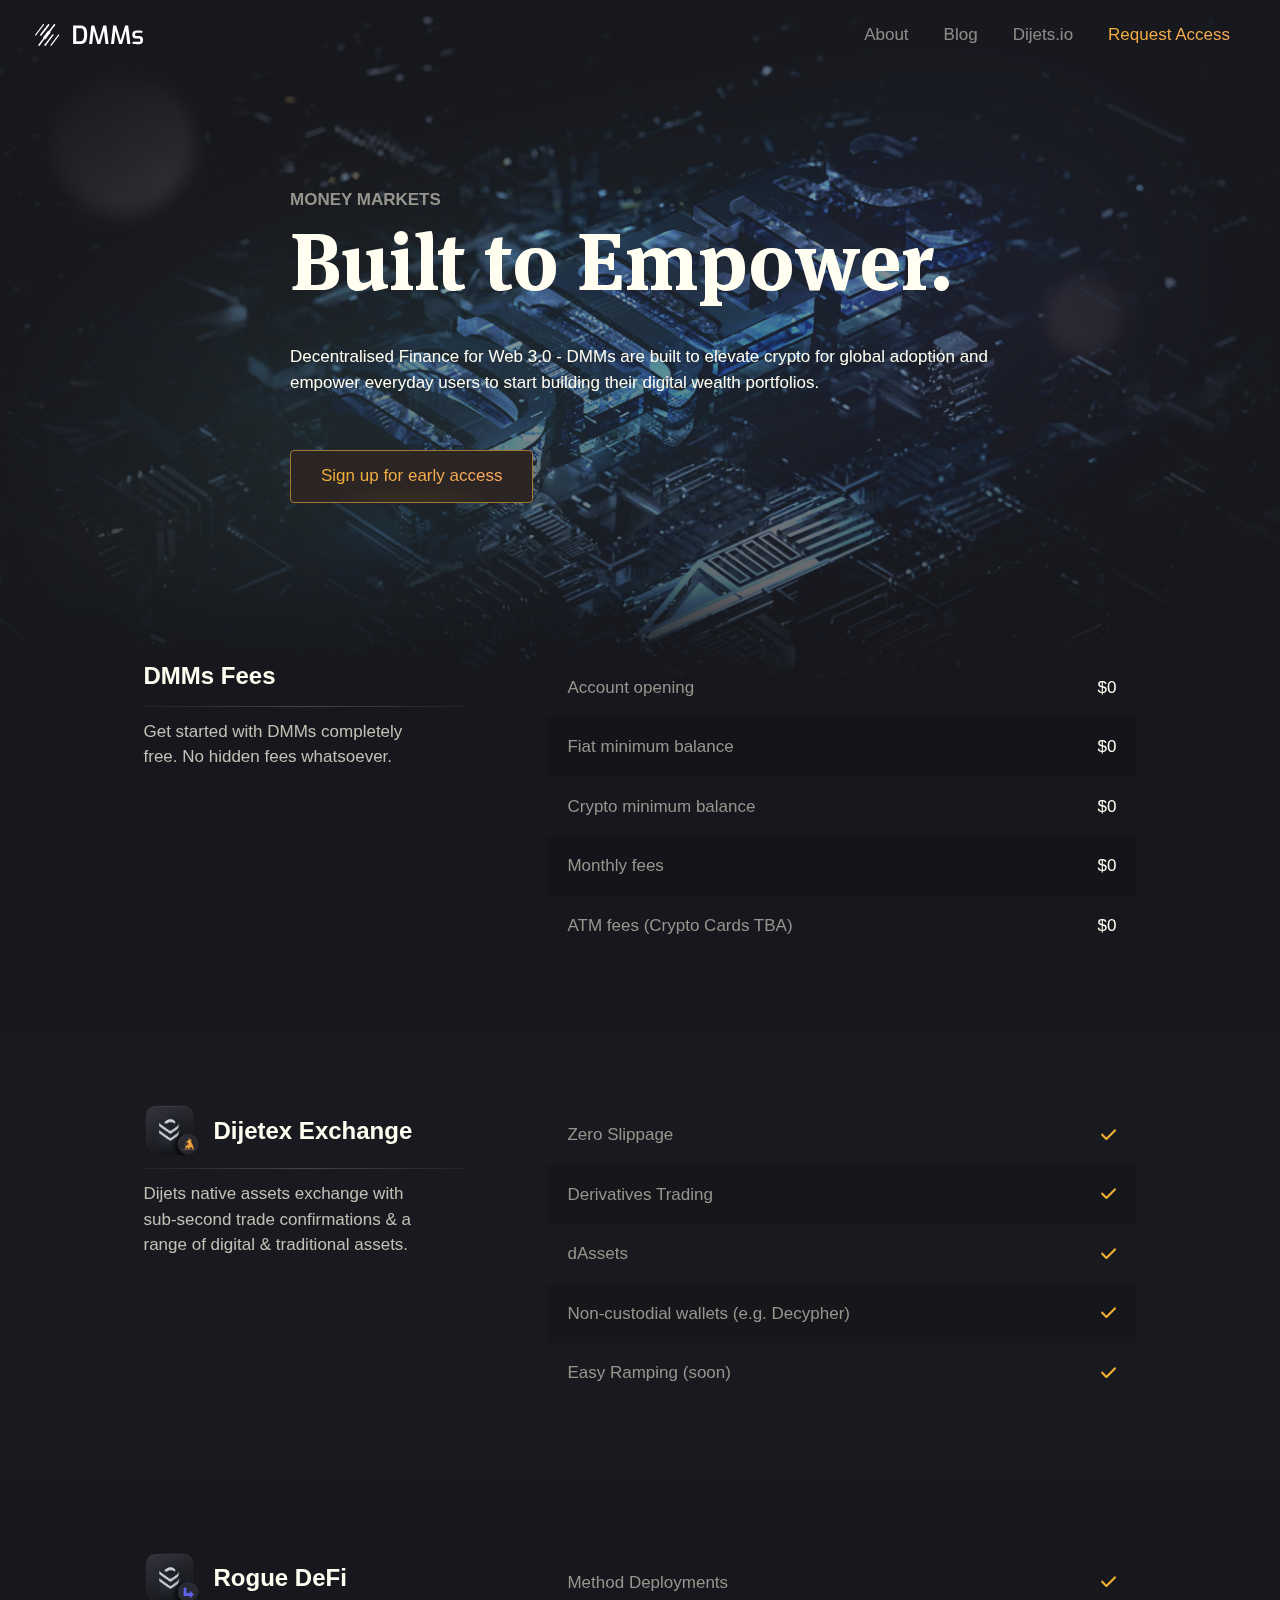
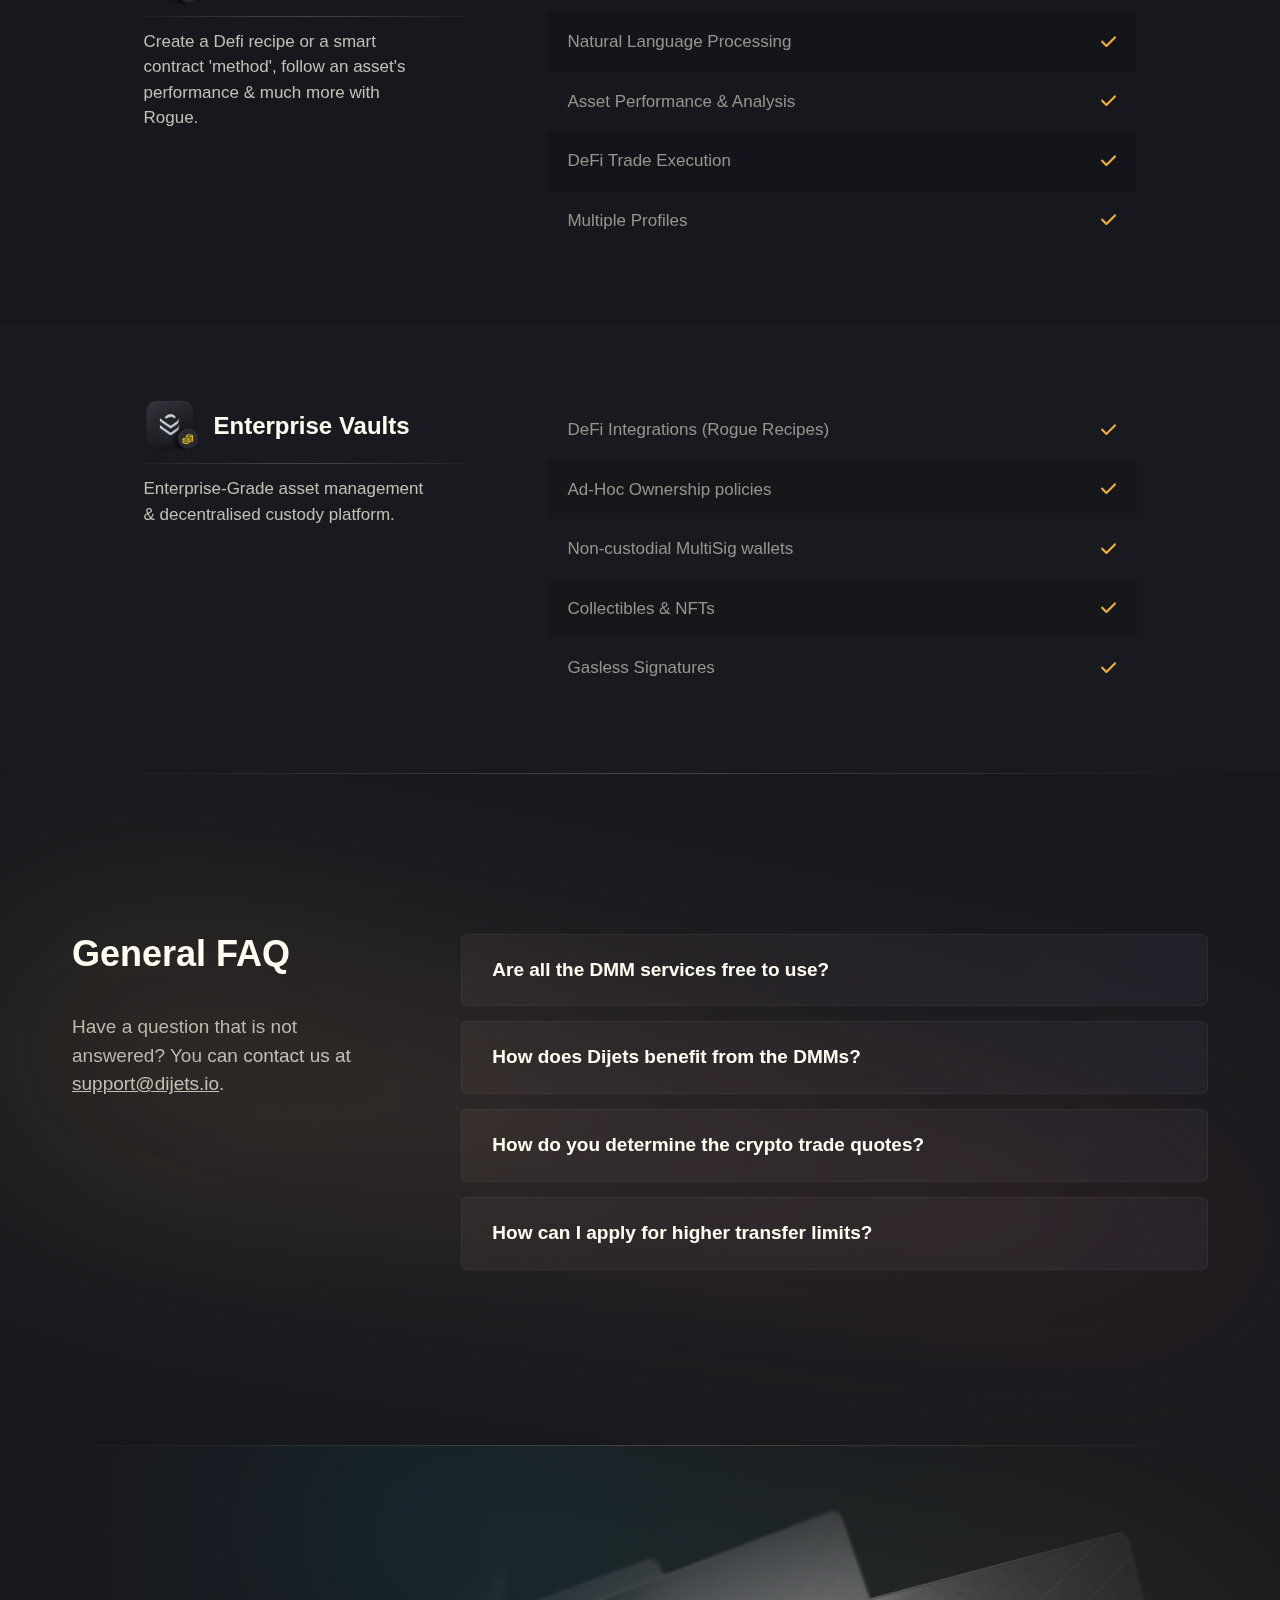
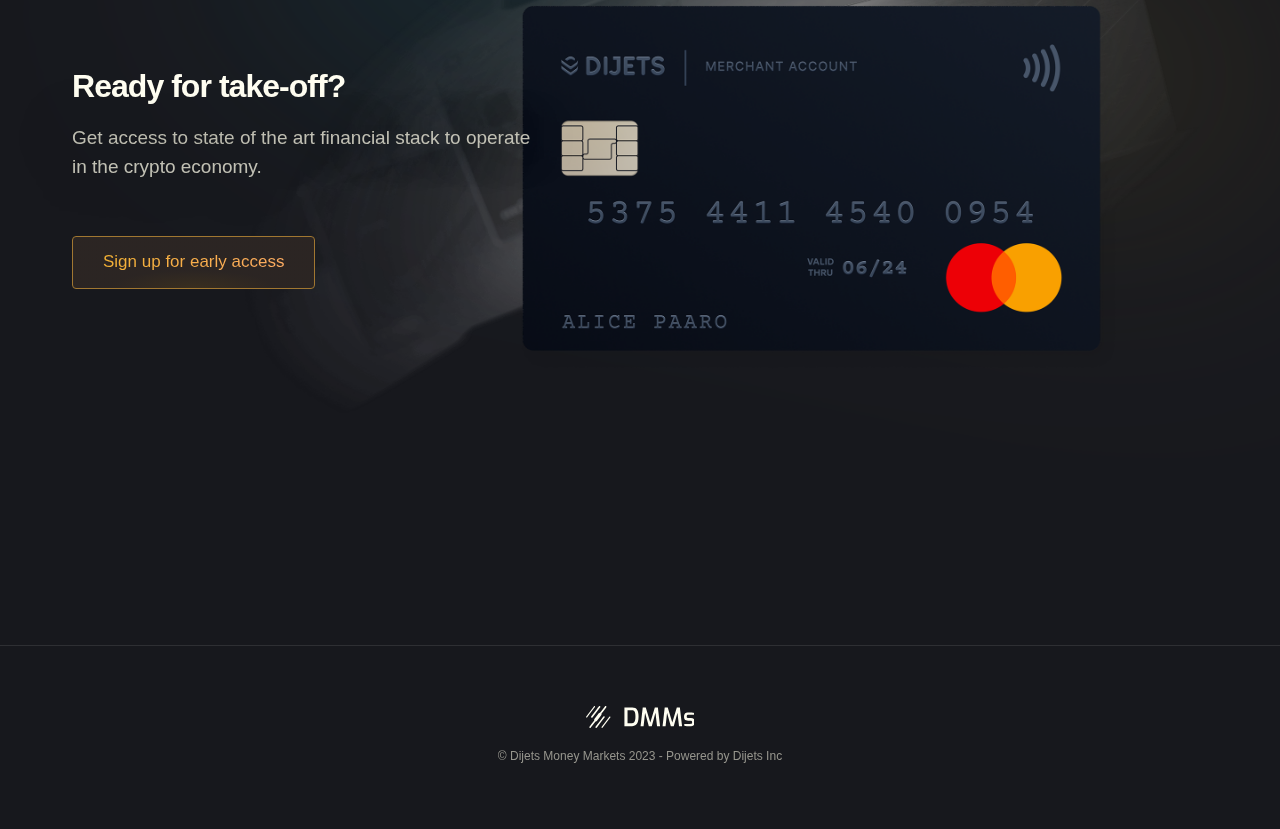
<file: about.html>
<!DOCTYPE html><html data-wf-domain="www.dijets.io" data-wf-page="636b887c24580774b46d9b7c" data-wf-site="63281d362a9501fa6e9f6aae" lang="en">
<head><meta charset="utf-8"/><title>DMMs - About</title><meta content="Dijets Money Markets — The Financial Services Suite for Web 3.0" name="description"/><meta content="DMMs - About" property="og:title"/><meta content="Dijets Money Markets — The Financial Services Suite for Web 3.0" property="og:description"/><meta content="../uploads-ssl.webflow.com/Dmms+OG+Image.jpg" property="og:image"/><meta content="DMMs - About" property="twitter:title"/><meta content="Dijets Money Markets — The Financial Services Suite for Web 3.0" property="twitter:description"/><meta content="../uploads-ssl.webflow.com/Dmms+OG+Image.jpg" property="twitter:image"/><meta property="og:type" content="website"/><meta content="summary_large_image" name="twitter:card"/><meta content="width=device-width, initial-scale=1" name="viewport"/><link href="../uploads-ssl.webflow.com/63281d362a9501fa6e9f6aae/css/starlight-money.webflow.c668ee678.min.css" rel="stylesheet" type="text/css"/><!--[if lt IE 9]><script src="https://cdnjs.cloudflare.com/ajax/libs/html5shiv/3.7.3/html5shiv.min.js" type="text/javascript"></script><![endif]--><script type="text/javascript">!function(o,c){var n=c.documentElement,t=" w-mod-";n.className+=t+"js",("ontouchstart"in o||o.DocumentTouch&&c instanceof DocumentTouch)&&(n.className+=t+"touch")}(window,document);</script><link href="../uploads-ssl.webflow.com/63281d362a9501fa6e9f6aae/634891cc0f0a226277bbf92b_favicon-32x32.png" rel="shortcut icon" type="image/x-icon"/><link href="../uploads-ssl.webflow.com/63281d362a9501fa6e9f6aae/634891e49e7e4f29761e3f48_logo-black-256.png" rel="apple-touch-icon"/><script async="" src="https://www.googletagmanager.com/gtag/js?id=G-5QRSYL798Q"></script><script type="text/javascript">window.dataLayer = window.dataLayer || [];function gtag(){dataLayer.push(arguments);}gtag('js', new Date());gtag('config', 'G-5QRSYL798Q', {'anonymize_ip': false});</script></head><body><div class="page-wrapper"><div class="w-embed"><style>
* {
  -webkit-font-smoothing: antialiased;
  -moz-osx-font-smoothing: grayscale;
  text-rendering: optimizeLegibility;
}
a {
	color: inherit;
	text-decoration: inherit;
	font-size: inherit;
  user-select: none;
  -webkit-user-select: none;
}

input, textarea {
	-webkit-appearance: none;
  outline: none !important;
}

.w-richtext>:first-child {
	margin-top: 0;
}

.w-richtext>:last-child {
	margin-bottom: 0;
}
/*
.cta-button{
	border-width: 1px;
	border-style: solid;
	border-color: rgba(255, 254, 241, 0.1);
	border-image-source: linear-gradient(to right, rgba(187, 135, 0, 0.3), rgba(254, 201, 155, 0.3));
	border-image-slice: 1;
}*/
.cta-button-bg{
background: radial-gradient(190.82% 190.82% at 50% 100%, rgba(254, 173, 15, 1) 0%, rgba(168, 112, 64, 0.62) 18.09%);
}
.cta-button:hover .cta-button-bg{
	opacity: 0.2;
}
.cta-button:hover .cta-gradient{
	background-image: linear-gradient(90.92deg, #F4C15F -25.43%, #FFB677 127.94%);
}
section:focus{
	outline: none;
}
.footer-status-dot{
	--color: #09B374;
  background-color: var(--color);
}
.footer-status-dot::before {
	content: "";
	position: absolute;
  border-radius: 50%;
  width: 100%;
  height: 100%;
  background-color: var(--color);
  animation: pulse 2s infinite;
}

@keyframes pulse {
  0% {
  	transform: scale(1);
    opacity: 0.5;
  }
  80% {
    transform: scale(2.8);
    opacity: 0;
  }
  100% {
    transform: scale(1);
    opacity: 0;
  }
}
.filters-wrap::-webkit-scrollbar{
	display: none;
}
.announcement-pill{
background-image: radial-gradient(202.04% 202.04% at 50% 111.22%, rgba(255, 254, 241, 0.2) 0%, rgba(120, 120, 120, 0.2) 23.95%);
}
.blur-perf{
	transform: translateZ(0);
  -webkit-transform: translateZ(0);
}
</style></div><div class="html-embed w-embed"><style>
.pricing-hero-bg-blur{
	transform: translateZ(0) rotateZ(-14deg);
  -webkit-transform: translateZ(0) rotateZ(-14deg);
  background-image: linear-gradient(175deg, rgba(241, 170, 33, 0.7) -13.49%, rgba(94, 241, 215, 0.7) 32.37%, rgba(21, 35, 160, 0.7) 66.98%, rgba(194, 125, 249, 0.7) 104.18%, rgba(204, 155, 242, 0.7) 152.63%);
}
.pricing-section:nth-child(even){
	background: rgba(255, 254, 241, 0.01);
}
.pricing-faq-bg-blur{
	transform: translateZ(0) rotateZ(10deg);
  -webkit-transform: translateZ(0) rotateZ(10deg);
}
.pricing-banner-bg-blur{
background-image: linear-gradient(91.57deg, #115B6B 16.07%, #764C0C 108.52%);
	transform: translateZ(0) rotateZ(12deg);
  -webkit-transform: translateZ(0) rotateZ(12deg);
}
.pricing-hero-eyebrow {
  animation: fadeIn 0.4s ease;
  animation-iteration-count: 1;
  animation-fill-mode: backwards;
  animation-delay: 0.61s;
}
.pricing-hero-heading {
  animation: fadeIn 0.4s ease;
  animation-iteration-count: 1;
  animation-fill-mode: backwards;
  animation-delay: 0.85s;
}
.pricing-hero-header p {
  animation: fadeIn 0.4s ease;
  animation-iteration-count: 1;
  animation-fill-mode: backwards;
  animation-delay: 0.95s;
}
.pricing-hero-header .cta-button {
  animation: fadeIn 0.4s ease;
  animation-iteration-count: 1;
  animation-fill-mode: backwards;
  animation-delay: 0.65s;
}
.pricing-sections-wrap {
  animation: fadeIn 0.4s ease;
  animation-iteration-count: 1;
  animation-fill-mode: backwards;
  animation-delay: 0.3s;
}

@keyframes fadeIn {
  from {
    opacity: 0;
    transform: translateY(40px);
  }
  to {
    opacity: auto;
    transform: translateY(0px);
  }
}
@media only screen and (max-width: 1440px){
	.pricing-banner-fade-out{
  	display: none;
  }
}
</style></div><nav class="nav"><div class="page-padding"><div class="container-large"><div class="nav-inner"><a aria-label="Starlight Home" href="index.html" class="nav-logo w-inline-block"><div class="svg-embed w-embed"><svg width="108" height="22" xmlns="http://www.w3.org/2000/svg" viewBox="0 0 108.787 22"><path d="M20.418,.78c-.002,.303-.12,.488-.258,.67-1.47,1.927-2.935,3.858-4.41,5.782-.181,.236-.289,.448-.223,.771,.092,.451-.103,.846-.378,1.207-1.204,1.583-2.403,3.17-3.603,4.756-.195,.258-.394,.513-.585,.773-.283,.384-.669,.602-1.134,.637-.227,.017-.357,.106-.485,.276-1.441,1.903-2.887,3.801-4.333,5.701-.105,.138-.205,.284-.327,.407-.294,.296-.723,.32-1.054,.075-.323-.239-.421-.674-.221-1.034,.078-.14,.183-.266,.281-.394,1.452-1.91,2.902-3.821,4.362-5.725,.149-.194,.2-.363,.15-.61-.095-.467,.081-.875,.364-1.248,1.159-1.524,2.312-3.052,3.468-4.578,.248-.327,.497-.653,.745-.979,.269-.355,.619-.582,1.067-.607,.262-.015,.421-.134,.574-.336,1.476-1.954,2.961-3.901,4.445-5.849,.336-.441,.692-.56,1.089-.372,.315,.148,.455,.406,.467,.68Zm-3.272,9.88c-2.226,2.945-4.455,5.887-6.683,8.83-.3,.396-.611,.785-.896,1.192-.347,.496-.118,1.136,.449,1.275,.422,.103,.706-.112,.949-.434,2.179-2.886,4.363-5.769,6.546-8.653,.352-.466,.71-.928,1.053-1.4,.2-.276,.208-.585,.045-.88-.149-.269-.394-.406-.708-.404-.351,.001-.561,.217-.755,.475Zm-11.58,1.073c.319,.145,.611,.074,.864-.149,.101-.089,.179-.206,.261-.315,2.387-3.151,4.774-6.302,7.16-9.454,.15-.198,.309-.392,.436-.604,.212-.355,.117-.791-.203-1.035-.332-.253-.751-.234-1.054,.058-.097,.094-.177,.208-.26,.316-.684,.901-1.366,1.804-2.049,2.706-1.793,2.369-3.585,4.739-5.38,7.107-.145,.192-.276,.385-.264,.64,.012,.343,.176,.589,.487,.73Zm-4.337-.489c.6-.808,1.198-1.617,1.805-2.419,1.912-2.526,3.828-5.049,5.741-7.574,.082-.109,.17-.216,.235-.335,.151-.275,.082-.584-.158-.767-.243-.185-.556-.174-.786,.036-.073,.066-.131,.149-.191,.228C5.348,3.736,2.821,7.058,.296,10.382c-.082,.108-.168,.218-.228,.339-.208,.42,.088,.891,.583,.895,.254,.009,.425-.164,.578-.371Zm22.698-.854c-.286-.004-.448,.176-.602,.381-2.527,3.357-5.056,6.714-7.584,10.071-.325,.432-.334,.783-.025,1.017,.364,.276,.718,.11,1.003-.277,1.115-1.51,2.255-3.002,3.384-4.502,1.391-1.847,2.782-3.695,4.173-5.542,.128-.17,.26-.336,.264-.545-.013-.339-.289-.599-.614-.604Zm22.236,9.758c1.422,0,2.606-.355,3.554-1.066s1.658-1.756,2.133-3.135c.473-1.379,.711-3.101,.711-5.166,0-1.438-.106-2.733-.317-3.884-.212-1.15-.563-2.136-1.054-2.957-.491-.821-1.147-1.447-1.967-1.878-.821-.431-1.84-.647-3.059-.647h-7.742V20.148h7.742Zm-4.62-15.916h4.316c.609,0,1.138,.101,1.587,.304,.448,.203,.816,.55,1.104,1.041,.288,.491,.507,1.159,.66,2.005,.152,.846,.228,1.912,.228,3.198,0,1.388-.123,2.573-.368,3.554-.245,.982-.626,1.726-1.143,2.234-.516,.508-1.206,.762-2.068,.762h-4.316V4.233Zm16.044,15.916l1.65-14.698-.533,.026,4.112,14.672h2.945l4.061-14.672-.507-.051,1.726,14.723h3.046l-2.209-18.734h-3.046l-4.518,15.002L59.77,1.415h-3.047l-2.158,18.734h3.021Zm21.983,0l1.65-14.698-.533,.026,4.112,14.672h2.945l4.061-14.672-.507-.051,1.726,14.723h3.046l-2.209-18.734h-3.046l-4.518,15.002-4.544-15.002h-3.047l-2.158,18.734h3.021Zm26.768-.165c.787-.212,1.392-.579,1.815-1.104s.635-1.244,.635-2.158v-1.117c0-1.117-.321-1.98-.964-2.589-.644-.61-1.634-.914-2.97-.914h-2.107c-.423,0-.787-.034-1.092-.102s-.533-.194-.685-.381c-.153-.186-.229-.465-.229-.838v-.482c0-.575,.165-.969,.495-1.181,.331-.212,.808-.317,1.434-.317h5.534v-1.853c-.339-.102-.796-.191-1.371-.267-.576-.076-1.177-.14-1.802-.19-.626-.051-1.211-.077-1.752-.077-1.287,0-2.315,.149-3.084,.445-.771,.297-1.32,.728-1.65,1.295-.331,.567-.495,1.282-.495,2.145v.761c0,.897,.178,1.608,.533,2.133s.841,.897,1.459,1.116c.618,.221,1.325,.331,2.12,.331h2.057c.693,0,1.18,.123,1.459,.368,.279,.245,.419,.58,.419,1.003v.482c0,.407-.076,.711-.228,.914-.153,.203-.377,.339-.673,.407-.296,.068-.655,.102-1.078,.102h-5.864v1.853c.27,.085,.617,.161,1.04,.229s.884,.122,1.383,.164,.998,.077,1.498,.102c.499,.026,.943,.038,1.333,.038,1.1,0,2.043-.106,2.83-.317Z" style="fill:#fff;"/></svg></div></a><div class="nav-menu"><a href="#" class="nav-link w-inline-block"><div>About</div></a><a href="./blog/introducing-dmms.html" class="nav-link w-inline-block"><div>Blog</div></a><a href="https://dijets.io" class="nav-link w-inline-block"><div>Dijets.io</div></a><a open-tf="true" href="https://h0x6yhhp03i.typeform.com/to/XiI0nhW6" class="nav-link nav-link--cta w-inline-block"><div>Request Access</div></a></div><div data-w-id="01df1e6b-6a45-ba4d-baf5-0068e6b5d7eb" class="nav-mobile-button"><div data-is-ix2-target="1" class="nav-mobile-lottie" data-w-id="88d80941-f33f-55cc-5c5f-4b40ad8c9056" data-animation-type="lottie" data-src="../uploads-ssl.webflow.com/63281d362a9501fa6e9f6aae/63456865fc890c261fdaae4d_lottieflow-menu-nav-09-FFFEF1-easey.json" data-loop="0" data-direction="1" data-autoplay="0" data-renderer="svg" data-default-duration="2.5" data-duration="0"></div></div><div role="menu" class="nav-context-menu"><div id="copy-logo" role="menuitem" class="context-menu-item"><div class="svg-embed w-embed"><svg width="15" height="16" viewBox="0 0 15 16" fill="none" xmlns="http://www.w3.org/2000/svg">
<path d="M1.875 14.9375H8.4375C8.93555 14.9375 9.375 14.5273 9.375 14V12.5938C9.375 12.3594 9.58008 12.125 9.84375 12.125C10.0781 12.125 10.3125 12.3594 10.3125 12.5938V14C10.3125 15.0547 9.46289 15.875 8.4375 15.875H1.875C0.820312 15.875 0 15.0547 0 14V7.4375C0 6.41211 0.820312 5.5625 1.875 5.5625H3.28125C3.51562 5.5625 3.75 5.79688 3.75 6.03125C3.75 6.29492 3.51562 6.5 3.28125 6.5H1.875C1.34766 6.5 0.9375 6.93945 0.9375 7.4375V14C0.9375 14.5273 1.34766 14.9375 1.875 14.9375ZM4.6875 2.75C4.6875 1.72461 5.50781 0.875 6.5625 0.875H13.125C14.1504 0.875 15 1.72461 15 2.75V9.3125C15 10.3672 14.1504 11.1875 13.125 11.1875H6.5625C5.50781 11.1875 4.6875 10.3672 4.6875 9.3125V2.75ZM6.5625 10.25H13.125C13.623 10.25 14.0625 9.83984 14.0625 9.3125V2.75C14.0625 2.25195 13.623 1.8125 13.125 1.8125H6.5625C6.03516 1.8125 5.625 2.25195 5.625 2.75V9.3125C5.625 9.83984 6.03516 10.25 6.5625 10.25Z" fill="currentColor"/>
</svg></div><div>Copy logo as SVG</div></div><div id="copy-wordmark" role="menuitem" class="context-menu-item"><div class="svg-embed w-embed"><svg width="15" height="16" viewBox="0 0 15 16" fill="none" xmlns="http://www.w3.org/2000/svg">
<path d="M1.875 14.9375H8.4375C8.93555 14.9375 9.375 14.5273 9.375 14V12.5938C9.375 12.3594 9.58008 12.125 9.84375 12.125C10.0781 12.125 10.3125 12.3594 10.3125 12.5938V14C10.3125 15.0547 9.46289 15.875 8.4375 15.875H1.875C0.820312 15.875 0 15.0547 0 14V7.4375C0 6.41211 0.820312 5.5625 1.875 5.5625H3.28125C3.51562 5.5625 3.75 5.79688 3.75 6.03125C3.75 6.29492 3.51562 6.5 3.28125 6.5H1.875C1.34766 6.5 0.9375 6.93945 0.9375 7.4375V14C0.9375 14.5273 1.34766 14.9375 1.875 14.9375ZM4.6875 2.75C4.6875 1.72461 5.50781 0.875 6.5625 0.875H13.125C14.1504 0.875 15 1.72461 15 2.75V9.3125C15 10.3672 14.1504 11.1875 13.125 11.1875H6.5625C5.50781 11.1875 4.6875 10.3672 4.6875 9.3125V2.75ZM6.5625 10.25H13.125C13.623 10.25 14.0625 9.83984 14.0625 9.3125V2.75C14.0625 2.25195 13.623 1.8125 13.125 1.8125H6.5625C6.03516 1.8125 5.625 2.25195 5.625 2.75V9.3125C5.625 9.83984 6.03516 10.25 6.5625 10.25Z" fill="currentColor"/>
</svg></div><div>Copy wordmark as SVG</div></div><div class="context-menu-divider"></div><a id="copy-workmark" role="menuitem" href="../finerpoint-images.s3.us-east-2.amazonaws.com/Brand%2bKit.zip" target="_blank" class="context-menu-item context-menu-item--last w-inline-block"><div class="svg-embed w-embed"><svg width="12" height="14" viewBox="0 0 12 14" fill="none" xmlns="http://www.w3.org/2000/svg">
<path d="M5.27344 11.4766C5.36133 11.5645 5.47852 11.5938 5.625 11.5938C5.74219 11.5938 5.85938 11.5645 5.94727 11.4766L10.166 7.25781C10.3418 7.08203 10.3418 6.75977 10.166 6.58398C9.99023 6.4082 9.66797 6.4082 9.49219 6.58398L6.09375 10.0117V1.28125C6.09375 1.04688 5.85938 0.8125 5.625 0.8125C5.36133 0.8125 5.15625 1.04688 5.15625 1.28125V10.0117L1.72852 6.58398C1.55273 6.4082 1.23047 6.4082 1.05469 6.58398C0.878906 6.75977 0.878906 7.08203 1.05469 7.25781L5.27344 11.4766ZM10.7812 13H0.46875C0.205078 13 0 13.2344 0 13.4688C0 13.7324 0.205078 13.9375 0.46875 13.9375H10.7812C11.0156 13.9375 11.25 13.7324 11.25 13.4688C11.25 13.2344 11.0156 13 10.7812 13Z" fill="currentColor"/>
</svg></div><div>Download kit as .zip</div></a></div></div></div></div></nav><main class="main"><header class="pricing-hero"><div class="pricing-hero-bg"><div class="pricing-hero-bg-blur"></div><div class="pricing-hero-bg-img"></div><div class="pricing-hero-bg-overlay"></div></div><div class="page-padding"><div class="container-medium relative"><div class="pricing-hero-header"><h1 class="pricing-hero-eyebrow">Money Markets</h1><h2 class="pricing-hero-heading">Built to Empower.</h2><p>Decentralised Finance for Web 3.0 - DMMs are built to elevate crypto for global adoption and empower everyday users to start building their digital wealth portfolios.</p><a open-tf="true" href="https://h0x6yhhp03i.typeform.com/to/XiI0nhW6" class="cta-button w-inline-block"><div class="cta-button-bg"></div><div class="cta-gradient">Sign up for early access</div></a></div></div></div></header><section class="pricing-sections-wrap"><div class="pricing-section"><div class="page-padding"><div class="container-small"><div class="pricing-section-inner"><div id="w-node-_6975f530-fa52-54ee-cc2c-f77e62eeebd1-b46d9b7c"><h2 class="pricing-heading">DMMs Fees</h2><div class="divider divider--pricing-table"></div><p class="pricing-description">Get started with DMMs completely free. No hidden fees whatsoever.</p></div><div id="w-node-dcf4be69-e5ac-871b-c70b-0f3a4567e0f6-b46d9b7c" class="w-dyn-list"><div role="list" class="w-dyn-items"><div role="listitem" class="pricing-table-item w-dyn-item"><div>Account opening</div><div class="pricing-table-item-details"><div class="w-condition-invisible">FREE</div><div>$0</div><div class="svg-embed w-condition-invisible w-embed"><svg width="17" height="12" viewBox="0 0 17 12" fill="none" xmlns="http://www.w3.org/2000/svg">
<path d="M15.668 0.644531C16.0996 1.04297 16.0996 1.74023 15.668 2.13867L7.16797 10.6387C6.76953 11.0703 6.07227 11.0703 5.67383 10.6387L1.42383 6.38867C0.992187 5.99023 0.992187 5.29297 1.42383 4.89453C1.82227 4.46289 2.51953 4.46289 2.91797 4.89453L6.4043 8.38086L14.1738 0.644531C14.5723 0.212891 15.2695 0.212891 15.668 0.644531Z" fill="#F2B132"/>
</svg></div></div></div><div role="listitem" class="pricing-table-item w-dyn-item"><div>Fiat minimum balance</div><div class="pricing-table-item-details"><div class="w-condition-invisible">FREE</div><div>$0</div><div class="svg-embed w-condition-invisible w-embed"><svg width="17" height="12" viewBox="0 0 17 12" fill="none" xmlns="http://www.w3.org/2000/svg">
<path d="M15.668 0.644531C16.0996 1.04297 16.0996 1.74023 15.668 2.13867L7.16797 10.6387C6.76953 11.0703 6.07227 11.0703 5.67383 10.6387L1.42383 6.38867C0.992187 5.99023 0.992187 5.29297 1.42383 4.89453C1.82227 4.46289 2.51953 4.46289 2.91797 4.89453L6.4043 8.38086L14.1738 0.644531C14.5723 0.212891 15.2695 0.212891 15.668 0.644531Z" fill="#F2B132"/>
</svg></div></div></div><div role="listitem" class="pricing-table-item w-dyn-item"><div>Crypto minimum balance</div><div class="pricing-table-item-details"><div class="w-condition-invisible">FREE</div><div>$0</div><div class="svg-embed w-condition-invisible w-embed"><svg width="17" height="12" viewBox="0 0 17 12" fill="none" xmlns="http://www.w3.org/2000/svg">
<path d="M15.668 0.644531C16.0996 1.04297 16.0996 1.74023 15.668 2.13867L7.16797 10.6387C6.76953 11.0703 6.07227 11.0703 5.67383 10.6387L1.42383 6.38867C0.992187 5.99023 0.992187 5.29297 1.42383 4.89453C1.82227 4.46289 2.51953 4.46289 2.91797 4.89453L6.4043 8.38086L14.1738 0.644531C14.5723 0.212891 15.2695 0.212891 15.668 0.644531Z" fill="#F2B132"/>
</svg></div></div></div><div role="listitem" class="pricing-table-item w-dyn-item"><div>Monthly fees</div><div class="pricing-table-item-details"><div class="w-condition-invisible">FREE</div><div>$0</div><div class="svg-embed w-condition-invisible w-embed"><svg width="17" height="12" viewBox="0 0 17 12" fill="none" xmlns="http://www.w3.org/2000/svg">
<path d="M15.668 0.644531C16.0996 1.04297 16.0996 1.74023 15.668 2.13867L7.16797 10.6387C6.76953 11.0703 6.07227 11.0703 5.67383 10.6387L1.42383 6.38867C0.992187 5.99023 0.992187 5.29297 1.42383 4.89453C1.82227 4.46289 2.51953 4.46289 2.91797 4.89453L6.4043 8.38086L14.1738 0.644531C14.5723 0.212891 15.2695 0.212891 15.668 0.644531Z" fill="#F2B132"/>
</svg></div></div></div><div role="listitem" class="pricing-table-item w-dyn-item"><div>ATM fees (Crypto Cards TBA)</div><div class="pricing-table-item-details"><div class="w-condition-invisible">FREE</div><div>$0</div><div class="svg-embed w-condition-invisible w-embed"><svg width="17" height="12" viewBox="0 0 17 12" fill="none" xmlns="http://www.w3.org/2000/svg">
<path d="M15.668 0.644531C16.0996 1.04297 16.0996 1.74023 15.668 2.13867L7.16797 10.6387C6.76953 11.0703 6.07227 11.0703 5.67383 10.6387L1.42383 6.38867C0.992187 5.99023 0.992187 5.29297 1.42383 4.89453C1.82227 4.46289 2.51953 4.46289 2.91797 4.89453L6.4043 8.38086L14.1738 0.644531C14.5723 0.212891 15.2695 0.212891 15.668 0.644531Z" fill="#F2B132"/>
</svg></div></div></div></div></div></div></div></div></div><div class="pricing-section"><div class="page-padding"><div class="container-small"><div class="pricing-section-inner"><div id="w-node-_2338a104-267a-5cb1-552e-caf68680b8cd-b46d9b7c"><div class="page-padding2"><img src="../uploads-ssl.webflow.com/63281d362a9501fa6e9f6aae/dijetex1.png" loading="lazy" height="64" width="70" alt="" class="side-chip-icon2"/><h2 class="pricing-heading">Dijetex Exchange</h2></div><div class="divider divider--pricing-table"></div><p class="pricing-description">Dijets native assets exchange with sub-second trade confirmations & a range of digital & traditional assets.</p></div><div id="w-node-_2338a104-267a-5cb1-552e-caf68680b8d3-b46d9b7c" class="w-dyn-list"><div role="list" class="w-dyn-items"><div role="listitem" class="pricing-table-item w-dyn-item"><div>Zero Slippage</div><div class="pricing-table-item-details"><div class="w-condition-invisible">FREE</div><div class="w-condition-invisible w-dyn-bind-empty"></div><div class="svg-embed w-embed"><svg width="17" height="12" viewBox="0 0 17 12" fill="none" xmlns="http://www.w3.org/2000/svg">
<path d="M15.668 0.644531C16.0996 1.04297 16.0996 1.74023 15.668 2.13867L7.16797 10.6387C6.76953 11.0703 6.07227 11.0703 5.67383 10.6387L1.42383 6.38867C0.992187 5.99023 0.992187 5.29297 1.42383 4.89453C1.82227 4.46289 2.51953 4.46289 2.91797 4.89453L6.4043 8.38086L14.1738 0.644531C14.5723 0.212891 15.2695 0.212891 15.668 0.644531Z" fill="#F2B132"/>
</svg></div></div></div><div role="listitem" class="pricing-table-item w-dyn-item"><div>Derivatives Trading</div><div class="pricing-table-item-details"><div class="w-condition-invisible">FREE</div><div class="w-condition-invisible w-dyn-bind-empty"></div><div class="svg-embed w-embed"><svg width="17" height="12" viewBox="0 0 17 12" fill="none" xmlns="http://www.w3.org/2000/svg">
<path d="M15.668 0.644531C16.0996 1.04297 16.0996 1.74023 15.668 2.13867L7.16797 10.6387C6.76953 11.0703 6.07227 11.0703 5.67383 10.6387L1.42383 6.38867C0.992187 5.99023 0.992187 5.29297 1.42383 4.89453C1.82227 4.46289 2.51953 4.46289 2.91797 4.89453L6.4043 8.38086L14.1738 0.644531C14.5723 0.212891 15.2695 0.212891 15.668 0.644531Z" fill="#F2B132"/>
</svg></div></div></div><div role="listitem" class="pricing-table-item w-dyn-item"><div>dAssets</div><div class="pricing-table-item-details"><div class="w-condition-invisible">FREE</div><div class="w-condition-invisible w-dyn-bind-empty"></div><div class="svg-embed w-embed"><svg width="17" height="12" viewBox="0 0 17 12" fill="none" xmlns="http://www.w3.org/2000/svg">
<path d="M15.668 0.644531C16.0996 1.04297 16.0996 1.74023 15.668 2.13867L7.16797 10.6387C6.76953 11.0703 6.07227 11.0703 5.67383 10.6387L1.42383 6.38867C0.992187 5.99023 0.992187 5.29297 1.42383 4.89453C1.82227 4.46289 2.51953 4.46289 2.91797 4.89453L6.4043 8.38086L14.1738 0.644531C14.5723 0.212891 15.2695 0.212891 15.668 0.644531Z" fill="#F2B132"/>
</svg></div></div></div><div role="listitem" class="pricing-table-item w-dyn-item"><div>Non-custodial wallets (e.g. Decypher)</div><div class="pricing-table-item-details"><div class="w-condition-invisible">FREE</div><div class="w-condition-invisible w-dyn-bind-empty"></div><div class="svg-embed w-embed"><svg width="17" height="12" viewBox="0 0 17 12" fill="none" xmlns="http://www.w3.org/2000/svg">
<path d="M15.668 0.644531C16.0996 1.04297 16.0996 1.74023 15.668 2.13867L7.16797 10.6387C6.76953 11.0703 6.07227 11.0703 5.67383 10.6387L1.42383 6.38867C0.992187 5.99023 0.992187 5.29297 1.42383 4.89453C1.82227 4.46289 2.51953 4.46289 2.91797 4.89453L6.4043 8.38086L14.1738 0.644531C14.5723 0.212891 15.2695 0.212891 15.668 0.644531Z" fill="#F2B132"/>
</svg></div></div></div><div role="listitem" class="pricing-table-item w-dyn-item"><div>Easy Ramping (soon)</div><div class="pricing-table-item-details"><div class="w-condition-invisible">FREE</div><div class="w-condition-invisible w-dyn-bind-empty"></div><div class="svg-embed w-embed"><svg width="17" height="12" viewBox="0 0 17 12" fill="none" xmlns="http://www.w3.org/2000/svg">
<path d="M15.668 0.644531C16.0996 1.04297 16.0996 1.74023 15.668 2.13867L7.16797 10.6387C6.76953 11.0703 6.07227 11.0703 5.67383 10.6387L1.42383 6.38867C0.992187 5.99023 0.992187 5.29297 1.42383 4.89453C1.82227 4.46289 2.51953 4.46289 2.91797 4.89453L6.4043 8.38086L14.1738 0.644531C14.5723 0.212891 15.2695 0.212891 15.668 0.644531Z" fill="#F2B132"/>
</svg></div></div></div></div></div></div></div></div></div><div class="pricing-section"><div class="page-padding"><div class="container-small"><div class="pricing-section-inner"><div id="w-node-_2338a104-267a-5cb1-552e-caf68680b8cd-b46d9b7c"><div class="page-padding2"><img src="../uploads-ssl.webflow.com/63281d362a9501fa6e9f6aae/rogue1.png" loading="lazy" height="64" width="70" alt="" class="side-chip-icon2"/><h2 class="pricing-heading">Rogue DeFi</h2></div><div class="divider divider--pricing-table"></div><p class="pricing-description">Create a Defi recipe or a smart contract 'method', follow an asset's performance & much more with Rogue.</p></div><div id="w-node-_2338a104-267a-5cb1-552e-caf68680b8d3-b46d9b7c" class="w-dyn-list"><div role="list" class="w-dyn-items"><div role="listitem" class="pricing-table-item w-dyn-item"><div>Method Deployments</div><div class="pricing-table-item-details"><div class="w-condition-invisible">FREE</div><div class="w-condition-invisible w-dyn-bind-empty"></div><div class="svg-embed w-embed"><svg width="17" height="12" viewBox="0 0 17 12" fill="none" xmlns="http://www.w3.org/2000/svg">
    <path d="M15.668 0.644531C16.0996 1.04297 16.0996 1.74023 15.668 2.13867L7.16797 10.6387C6.76953 11.0703 6.07227 11.0703 5.67383 10.6387L1.42383 6.38867C0.992187 5.99023 0.992187 5.29297 1.42383 4.89453C1.82227 4.46289 2.51953 4.46289 2.91797 4.89453L6.4043 8.38086L14.1738 0.644531C14.5723 0.212891 15.2695 0.212891 15.668 0.644531Z" fill="#F2B132"/>
    </svg></div></div></div><div role="listitem" class="pricing-table-item w-dyn-item"><div>Natural Language Processing</div><div class="pricing-table-item-details"><div class="w-condition-invisible">FREE</div><div class="w-condition-invisible w-dyn-bind-empty"></div><div class="svg-embed w-embed"><svg width="17" height="12" viewBox="0 0 17 12" fill="none" xmlns="http://www.w3.org/2000/svg">
    <path d="M15.668 0.644531C16.0996 1.04297 16.0996 1.74023 15.668 2.13867L7.16797 10.6387C6.76953 11.0703 6.07227 11.0703 5.67383 10.6387L1.42383 6.38867C0.992187 5.99023 0.992187 5.29297 1.42383 4.89453C1.82227 4.46289 2.51953 4.46289 2.91797 4.89453L6.4043 8.38086L14.1738 0.644531C14.5723 0.212891 15.2695 0.212891 15.668 0.644531Z" fill="#F2B132"/>
    </svg></div></div></div><div role="listitem" class="pricing-table-item w-dyn-item"><div>Asset Performance & Analysis</div><div class="pricing-table-item-details"><div class="w-condition-invisible">FREE</div><div class="w-condition-invisible w-dyn-bind-empty"></div><div class="svg-embed w-embed"><svg width="17" height="12" viewBox="0 0 17 12" fill="none" xmlns="http://www.w3.org/2000/svg">
    <path d="M15.668 0.644531C16.0996 1.04297 16.0996 1.74023 15.668 2.13867L7.16797 10.6387C6.76953 11.0703 6.07227 11.0703 5.67383 10.6387L1.42383 6.38867C0.992187 5.99023 0.992187 5.29297 1.42383 4.89453C1.82227 4.46289 2.51953 4.46289 2.91797 4.89453L6.4043 8.38086L14.1738 0.644531C14.5723 0.212891 15.2695 0.212891 15.668 0.644531Z" fill="#F2B132"/>
    </svg></div></div></div><div role="listitem" class="pricing-table-item w-dyn-item"><div>DeFi Trade Execution</div><div class="pricing-table-item-details"><div class="w-condition-invisible">FREE</div><div class="w-condition-invisible w-dyn-bind-empty"></div><div class="svg-embed w-embed"><svg width="17" height="12" viewBox="0 0 17 12" fill="none" xmlns="http://www.w3.org/2000/svg">
    <path d="M15.668 0.644531C16.0996 1.04297 16.0996 1.74023 15.668 2.13867L7.16797 10.6387C6.76953 11.0703 6.07227 11.0703 5.67383 10.6387L1.42383 6.38867C0.992187 5.99023 0.992187 5.29297 1.42383 4.89453C1.82227 4.46289 2.51953 4.46289 2.91797 4.89453L6.4043 8.38086L14.1738 0.644531C14.5723 0.212891 15.2695 0.212891 15.668 0.644531Z" fill="#F2B132"/>
    </svg></div></div></div><div role="listitem" class="pricing-table-item w-dyn-item"><div>Multiple Profiles</div><div class="pricing-table-item-details"><div class="w-condition-invisible">FREE</div><div class="w-condition-invisible w-dyn-bind-empty"></div><div class="svg-embed w-embed"><svg width="17" height="12" viewBox="0 0 17 12" fill="none" xmlns="http://www.w3.org/2000/svg">
    <path d="M15.668 0.644531C16.0996 1.04297 16.0996 1.74023 15.668 2.13867L7.16797 10.6387C6.76953 11.0703 6.07227 11.0703 5.67383 10.6387L1.42383 6.38867C0.992187 5.99023 0.992187 5.29297 1.42383 4.89453C1.82227 4.46289 2.51953 4.46289 2.91797 4.89453L6.4043 8.38086L14.1738 0.644531C14.5723 0.212891 15.2695 0.212891 15.668 0.644531Z" fill="#F2B132"/>
    </svg></div></div></div></div></div></div></div></div></div><div class="pricing-section"><div class="page-padding"><div class="container-small"><div class="pricing-section-inner"><div id="w-node-_2338a104-267a-5cb1-552e-caf68680b8cd-b46d9b7c"><div class="page-padding2"><img src="../uploads-ssl.webflow.com/63281d362a9501fa6e9f6aae/vaults1.png" loading="lazy" height="64" width="70" alt="" class="side-chip-icon2"/><h2 class="pricing-heading">Enterprise Vaults</h2></div><div class="divider divider--pricing-table"></div><p class="pricing-description">Enterprise-Grade asset management & decentralised custody platform.</p></div><div id="w-node-_2338a104-267a-5cb1-552e-caf68680b8d3-b46d9b7c" class="w-dyn-list"><div role="list" class="w-dyn-items"><div role="listitem" class="pricing-table-item w-dyn-item"><div>DeFi Integrations (Rogue Recipes)</div><div class="pricing-table-item-details"><div class="w-condition-invisible">FREE</div><div class="w-condition-invisible w-dyn-bind-empty"></div><div class="svg-embed w-embed"><svg width="17" height="12" viewBox="0 0 17 12" fill="none" xmlns="http://www.w3.org/2000/svg">
        <path d="M15.668 0.644531C16.0996 1.04297 16.0996 1.74023 15.668 2.13867L7.16797 10.6387C6.76953 11.0703 6.07227 11.0703 5.67383 10.6387L1.42383 6.38867C0.992187 5.99023 0.992187 5.29297 1.42383 4.89453C1.82227 4.46289 2.51953 4.46289 2.91797 4.89453L6.4043 8.38086L14.1738 0.644531C14.5723 0.212891 15.2695 0.212891 15.668 0.644531Z" fill="#F2B132"/>
        </svg></div></div></div><div role="listitem" class="pricing-table-item w-dyn-item"><div>Ad-Hoc Ownership policies</div><div class="pricing-table-item-details"><div class="w-condition-invisible">FREE</div><div class="w-condition-invisible w-dyn-bind-empty"></div><div class="svg-embed w-embed"><svg width="17" height="12" viewBox="0 0 17 12" fill="none" xmlns="http://www.w3.org/2000/svg">
        <path d="M15.668 0.644531C16.0996 1.04297 16.0996 1.74023 15.668 2.13867L7.16797 10.6387C6.76953 11.0703 6.07227 11.0703 5.67383 10.6387L1.42383 6.38867C0.992187 5.99023 0.992187 5.29297 1.42383 4.89453C1.82227 4.46289 2.51953 4.46289 2.91797 4.89453L6.4043 8.38086L14.1738 0.644531C14.5723 0.212891 15.2695 0.212891 15.668 0.644531Z" fill="#F2B132"/>
        </svg></div></div></div><div role="listitem" class="pricing-table-item w-dyn-item"><div>Non-custodial MultiSig wallets</div><div class="pricing-table-item-details"><div class="w-condition-invisible">FREE</div><div class="w-condition-invisible w-dyn-bind-empty"></div><div class="svg-embed w-embed"><svg width="17" height="12" viewBox="0 0 17 12" fill="none" xmlns="http://www.w3.org/2000/svg">
        <path d="M15.668 0.644531C16.0996 1.04297 16.0996 1.74023 15.668 2.13867L7.16797 10.6387C6.76953 11.0703 6.07227 11.0703 5.67383 10.6387L1.42383 6.38867C0.992187 5.99023 0.992187 5.29297 1.42383 4.89453C1.82227 4.46289 2.51953 4.46289 2.91797 4.89453L6.4043 8.38086L14.1738 0.644531C14.5723 0.212891 15.2695 0.212891 15.668 0.644531Z" fill="#F2B132"/>
        </svg></div></div></div><div role="listitem" class="pricing-table-item w-dyn-item"><div>Collectibles & NFTs</div><div class="pricing-table-item-details"><div class="w-condition-invisible">FREE</div><div class="w-condition-invisible w-dyn-bind-empty"></div><div class="svg-embed w-embed"><svg width="17" height="12" viewBox="0 0 17 12" fill="none" xmlns="http://www.w3.org/2000/svg">
        <path d="M15.668 0.644531C16.0996 1.04297 16.0996 1.74023 15.668 2.13867L7.16797 10.6387C6.76953 11.0703 6.07227 11.0703 5.67383 10.6387L1.42383 6.38867C0.992187 5.99023 0.992187 5.29297 1.42383 4.89453C1.82227 4.46289 2.51953 4.46289 2.91797 4.89453L6.4043 8.38086L14.1738 0.644531C14.5723 0.212891 15.2695 0.212891 15.668 0.644531Z" fill="#F2B132"/>
        </svg></div></div></div><div role="listitem" class="pricing-table-item w-dyn-item"><div>Gasless Signatures</div><div class="pricing-table-item-details"><div class="w-condition-invisible">FREE</div><div class="w-condition-invisible w-dyn-bind-empty"></div><div class="svg-embed w-embed"><svg width="17" height="12" viewBox="0 0 17 12" fill="none" xmlns="http://www.w3.org/2000/svg">
        <path d="M15.668 0.644531C16.0996 1.04297 16.0996 1.74023 15.668 2.13867L7.16797 10.6387C6.76953 11.0703 6.07227 11.0703 5.67383 10.6387L1.42383 6.38867C0.992187 5.99023 0.992187 5.29297 1.42383 4.89453C1.82227 4.46289 2.51953 4.46289 2.91797 4.89453L6.4043 8.38086L14.1738 0.644531C14.5723 0.212891 15.2695 0.212891 15.668 0.644531Z" fill="#F2B132"/>
        </svg></div></div></div></div></div></div></div></div></div></section><section class="section section--pricing-faq"><div class="divider"></div><div class="page-padding"><div class="container-medium"><div class="faq-wrap"><div><h2 class="section-heading section-heading--small">General FAQ</h2><p class="section-paragraph cc-faq">Have a question that is not answered? You can contact us at <a href="mailto:support@dijets.io" class="text-link">support@dijets.io</a>.</p></div><div class="faq-container w-dyn-list"><div role="list" class="w-dyn-items"><div role="listitem" class="w-dyn-item"><div class="faq-item"><div data-w-id="060b2c36-b44c-e164-74e4-cf50e49ad62c" class="faq-header"><h3 class="faq-title">Are all the DMM services free to use?</h3><div data-is-ix2-target="1" class="faq-lottie" data-w-id="060b2c36-b44c-e164-74e4-cf50e49ad62e" data-animation-type="lottie" data-src="https://uploads-ssl.webflow.com/63281d362a9501fa6e9f6aae/632c51d0cdeb8c6f50bc04c1_lottieflow-dropdown-07-2-fffef1-easey.json" data-loop="0" data-direction="1" data-autoplay="0" data-renderer="svg" data-default-duration="2.5" data-duration="0"></div></div><div style="width:100%;height:0px" class="faq-body"><div class="faq-answer w-richtext"><p>Yes, DMMs are entirely free to use. There are no account opening fees or monthly fees. You only need to pay a negligible amount for standard network gas fees with Dijets Utility Chain. There is a flat 0.02% fee on every crypto trade transaction (vs. 0.10 - 0.50% with traditional exchanges like Gemini or Coinbase).</p></div></div></div></div><div role="listitem" class="w-dyn-item"><div class="faq-item"><div data-w-id="060b2c36-b44c-e164-74e4-cf50e49ad62c" class="faq-header"><h3 class="faq-title">How does Dijets benefit from the DMMs?</h3><div data-is-ix2-target="1" class="faq-lottie" data-w-id="060b2c36-b44c-e164-74e4-cf50e49ad62e" data-animation-type="lottie" data-src="https://uploads-ssl.webflow.com/63281d362a9501fa6e9f6aae/632c51d0cdeb8c6f50bc04c1_lottieflow-dropdown-07-2-fffef1-easey.json" data-loop="0" data-direction="1" data-autoplay="0" data-renderer="svg" data-default-duration="2.5" data-duration="0"></div></div><div style="width:100%;height:0px" class="faq-body"><div class="faq-answer w-richtext"><p>Dijets aim is to usher in a new era of DeFi for global adoption. Users onboarding to DMMs are beneficial to the entire ecosystem. Furthermore, when you trade crypto on DMMs, the majority of the small cut of the transaction fee (0.02%, to be exact) goes to the insurance brokers ensuring each and every trade on DMMs are fully secured.</p></div></div></div></div><div role="listitem" class="w-dyn-item"><div class="faq-item"><div data-w-id="060b2c36-b44c-e164-74e4-cf50e49ad62c" class="faq-header"><h3 class="faq-title">How do you determine the crypto trade quotes?</h3><div data-is-ix2-target="1" class="faq-lottie" data-w-id="060b2c36-b44c-e164-74e4-cf50e49ad62e" data-animation-type="lottie" data-src="https://uploads-ssl.webflow.com/63281d362a9501fa6e9f6aae/632c51d0cdeb8c6f50bc04c1_lottieflow-dropdown-07-2-fffef1-easey.json" data-loop="0" data-direction="1" data-autoplay="0" data-renderer="svg" data-default-duration="2.5" data-duration="0"></div></div><div style="width:100%;height:0px" class="faq-body"><div class="faq-answer w-richtext"><p>Crypto trading quotes are passed on directly from our liquidity providers to you (with the addition of 0.02% fees). You’ll find that the quotes from our liquidity providers are either better than or competitive with other exchanges, depending on the time and volume of the day.</p></div></div></div></div><div role="listitem" class="w-dyn-item"><div class="faq-item"><div data-w-id="060b2c36-b44c-e164-74e4-cf50e49ad62c" class="faq-header"><h3 class="faq-title">How can I apply for higher transfer limits?</h3><div data-is-ix2-target="1" class="faq-lottie" data-w-id="060b2c36-b44c-e164-74e4-cf50e49ad62e" data-animation-type="lottie" data-src="https://uploads-ssl.webflow.com/63281d362a9501fa6e9f6aae/632c51d0cdeb8c6f50bc04c1_lottieflow-dropdown-07-2-fffef1-easey.json" data-loop="0" data-direction="1" data-autoplay="0" data-renderer="svg" data-default-duration="2.5" data-duration="0"></div></div><div style="width:100%;height:0px" class="faq-body"><div class="faq-answer w-richtext"><p>Fiat deposits/withdrawals will only become available after the publich launch. Please message us if you need higher limits for deposits or withdrawals. These limits are generically set for all accounts to minimize fraud risks, and we can easily raise these limits for you if you let us know in advance.</p></div></div></div></div></div></div><div id="w-node-ec3649e9-b6b0-243c-ef3f-709f185b1faf-b46d9b7c" class="pricing-faq-bg-blur"></div></div></div></div></section><section class="section section--pricing-banner"><div class="cta-banner-wrap cta-banner-wrap--pricing"><div class="divider"></div><div class="pricing-banner-img-wrap"><div class="pricing-banner-bg-blur"></div><div class="pricing-banner-fade-out"></div><img src="../uploads-ssl.webflow.com/63281d362a9501fa6e9f6aae/638583a8a391d60e0d92bee2_pricing-banner%202.png" loading="lazy" width="1440" alt="" class="pricing-banner-img"/></div><div class="page-padding"><div class="container-medium"><div class="cta-banner-inner"><div class="cta-banner-content cta-banner-content--pricing"><h3 class="section-heading">Ready for take-off?</h3><p class="section-paragraph">Get access to state of the art financial stack to operate in the crypto economy.<a href="https://h0x6yhhp03i.typeform.com/to/XiI0nhW6"><br/></a></p><a open-tf="true" href="https://h0x6yhhp03i.typeform.com/to/XiI0nhW6" class="cta-button w-inline-block"><div class="cta-gradient">Sign up for early access</div><div class="cta-button-bg"></div></a></div></div></div></div></div></section></main><footer class="footer"><div class="page-padding"><div class="container-large"><div class="footer-inner"><div id="w-node-_9b886c16-9ede-fb79-87d2-0d55d6caec0a-d6caec06"><a aria-label="Starlight Home" href="index.html" aria-current="page" class="footer-logo w-inline-block w--current"><div class="svg-embed w-embed"><svg width="108" height="28" viewBox="0 0 108 28" fill="none" xmlns="http://www.w3.org/2000/svg">
<path d="M20.418,.78c-.002,.303-.12,.488-.258,.67-1.47,1.927-2.935,3.858-4.41,5.782-.181,.236-.289,.448-.223,.771,.092,.451-.103,.846-.378,1.207-1.204,1.583-2.403,3.17-3.603,4.756-.195,.258-.394,.513-.585,.773-.283,.384-.669,.602-1.134,.637-.227,.017-.357,.106-.485,.276-1.441,1.903-2.887,3.801-4.333,5.701-.105,.138-.205,.284-.327,.407-.294,.296-.723,.32-1.054,.075-.323-.239-.421-.674-.221-1.034,.078-.14,.183-.266,.281-.394,1.452-1.91,2.902-3.821,4.362-5.725,.149-.194,.2-.363,.15-.61-.095-.467,.081-.875,.364-1.248,1.159-1.524,2.312-3.052,3.468-4.578,.248-.327,.497-.653,.745-.979,.269-.355,.619-.582,1.067-.607,.262-.015,.421-.134,.574-.336,1.476-1.954,2.961-3.901,4.445-5.849,.336-.441,.692-.56,1.089-.372,.315,.148,.455,.406,.467,.68Zm-3.272,9.88c-2.226,2.945-4.455,5.887-6.683,8.83-.3,.396-.611,.785-.896,1.192-.347,.496-.118,1.136,.449,1.275,.422,.103,.706-.112,.949-.434,2.179-2.886,4.363-5.769,6.546-8.653,.352-.466,.71-.928,1.053-1.4,.2-.276,.208-.585,.045-.88-.149-.269-.394-.406-.708-.404-.351,.001-.561,.217-.755,.475Zm-11.58,1.073c.319,.145,.611,.074,.864-.149,.101-.089,.179-.206,.261-.315,2.387-3.151,4.774-6.302,7.16-9.454,.15-.198,.309-.392,.436-.604,.212-.355,.117-.791-.203-1.035-.332-.253-.751-.234-1.054,.058-.097,.094-.177,.208-.26,.316-.684,.901-1.366,1.804-2.049,2.706-1.793,2.369-3.585,4.739-5.38,7.107-.145,.192-.276,.385-.264,.64,.012,.343,.176,.589,.487,.73Zm-4.337-.489c.6-.808,1.198-1.617,1.805-2.419,1.912-2.526,3.828-5.049,5.741-7.574,.082-.109,.17-.216,.235-.335,.151-.275,.082-.584-.158-.767-.243-.185-.556-.174-.786,.036-.073,.066-.131,.149-.191,.228C5.348,3.736,2.821,7.058,.296,10.382c-.082,.108-.168,.218-.228,.339-.208,.42,.088,.891,.583,.895,.254,.009,.425-.164,.578-.371Zm22.698-.854c-.286-.004-.448,.176-.602,.381-2.527,3.357-5.056,6.714-7.584,10.071-.325,.432-.334,.783-.025,1.017,.364,.276,.718,.11,1.003-.277,1.115-1.51,2.255-3.002,3.384-4.502,1.391-1.847,2.782-3.695,4.173-5.542,.128-.17,.26-.336,.264-.545-.013-.339-.289-.599-.614-.604Zm22.236,9.758c1.422,0,2.606-.355,3.554-1.066s1.658-1.756,2.133-3.135c.473-1.379,.711-3.101,.711-5.166,0-1.438-.106-2.733-.317-3.884-.212-1.15-.563-2.136-1.054-2.957-.491-.821-1.147-1.447-1.967-1.878-.821-.431-1.84-.647-3.059-.647h-7.742V20.148h7.742Zm-4.62-15.916h4.316c.609,0,1.138,.101,1.587,.304,.448,.203,.816,.55,1.104,1.041,.288,.491,.507,1.159,.66,2.005,.152,.846,.228,1.912,.228,3.198,0,1.388-.123,2.573-.368,3.554-.245,.982-.626,1.726-1.143,2.234-.516,.508-1.206,.762-2.068,.762h-4.316V4.233Zm16.044,15.916l1.65-14.698-.533,.026,4.112,14.672h2.945l4.061-14.672-.507-.051,1.726,14.723h3.046l-2.209-18.734h-3.046l-4.518,15.002L59.77,1.415h-3.047l-2.158,18.734h3.021Zm21.983,0l1.65-14.698-.533,.026,4.112,14.672h2.945l4.061-14.672-.507-.051,1.726,14.723h3.046l-2.209-18.734h-3.046l-4.518,15.002-4.544-15.002h-3.047l-2.158,18.734h3.021Zm26.768-.165c.787-.212,1.392-.579,1.815-1.104s.635-1.244,.635-2.158v-1.117c0-1.117-.321-1.98-.964-2.589-.644-.61-1.634-.914-2.97-.914h-2.107c-.423,0-.787-.034-1.092-.102s-.533-.194-.685-.381c-.153-.186-.229-.465-.229-.838v-.482c0-.575,.165-.969,.495-1.181,.331-.212,.808-.317,1.434-.317h5.534v-1.853c-.339-.102-.796-.191-1.371-.267-.576-.076-1.177-.14-1.802-.19-.626-.051-1.211-.077-1.752-.077-1.287,0-2.315,.149-3.084,.445-.771,.297-1.32,.728-1.65,1.295-.331,.567-.495,1.282-.495,2.145v.761c0,.897,.178,1.608,.533,2.133s.841,.897,1.459,1.116c.618,.221,1.325,.331,2.12,.331h2.057c.693,0,1.18,.123,1.459,.368,.279,.245,.419,.58,.419,1.003v.482c0,.407-.076,.711-.228,.914-.153,.203-.377,.339-.673,.407-.296,.068-.655,.102-1.078,.102h-5.864v1.853c.27,.085,.617,.161,1.04,.229s.884,.122,1.383,.164,.998,.077,1.498,.102c.499,.026,.943,.038,1.333,.038,1.1,0,2.043-.106,2.83-.317Z" fill="#FFFEF1"/>
</svg></div></a><div class="footer-text">© Dijets Money Markets 2023 - Powered by Dijets Inc</div></div></a></div></div><div class="tf-embed w-embed w-iframe w-script"><button id="tf-open" data-tf-popup="XiI0nhW6" data-tf-iframe-props="title=Dijets Money Market Beta" data-tf-medium="snippet" style="all:unset;font-family:Helvetica,Arial,sans-serif;display:inline-block;max-width:100%;white-space:nowrap;overflow:hidden;text-overflow:ellipsis;background-color:#0445AF;color:#FFFFFF;font-size:20px;border-radius:25px;padding:0 33px;font-weight:bold;height:50px;cursor:pointer;line-height:50px;text-align:center;margin:0;text-decoration:none;">Launch me</button><script src="../embed.typeform.com/next/embed.js"></script></div></footer></div><script src="../d3e54v103j8qbb.cloudfront.net/js/jquery-3.5.1.min.dc5e7f18c86d74.js?site=63281d362a9501fa6e9f6aae" type="text/javascript" integrity="sha256-9/aliU8dGd2tb6OSsuzixeV4y/faTqgFtohetphbbj0=" crossorigin="anonymous"></script><script src="../uploads-ssl.webflow.com/63281d362a9501fa6e9f6aae/js/webflow.47565bd8d.js" type="text/javascript"></script><!--[if lte IE 9]><script src="//cdnjs.cloudflare.com/ajax/libs/placeholders/3.0.2/placeholders.min.js"></script><![endif]--><script>const BADGE_ID = '5140977997fb3dbb';</script>
<script type="text/javascript" src="../static.alchemyapi.io/scripts/badge/alchemy-badge.js"></script>
<script>
// Jobs count badge
fetch("https://api.ashbyhq.com/posting-api/job-board/starlight")
  .then((response) => response.json())
  .then((data) => {
    document.querySelectorAll(".careers-badge").forEach((badge) => {
      badge.querySelector(".careers-badge-number").innerText = data.jobs.length;
      badge.style.opacity = "1";
    });
  })
  .catch((err) => console.error(err));

// Typeform CTAs
const tfBtns = document.querySelectorAll("[open-tf=true]");
if (tfBtns) {
  tfBtns.forEach((btn) => {
    btn.addEventListener("click", function (e) {
      e.preventDefault();
      document.getElementById("tf-open").click();
    });
  });
}

// Footer uptime status
const badgeMessageEl = document.getElementById("status-text");
const badgeColorEl = document.querySelector(".footer-status-dot");

const updateBadge = function (message, color) {
  badgeMessageEl.innerText = message;
  badgeColorEl.style.setProperty("--color", color);
};

fetch("https://api.starlight.money/api/uptime")
  .then((response) => response.json())
  .then((data) => {
    const state = data.data[0].attributes.aggregate_state;
    switch (state) {
      case "degraded":
        updateBadge("Partial outage", "#C6660D");
        break;
      case "downtime":
        updateBadge("Some services are down", "#C53D23");
        break;
      default:
        updateBadge("All systems operational", "#09b374");
        break;
    }
  })
  .catch((err) => updateBadge("Some services are down", "#C53D23"));

// Context menu
const navLogo = document.querySelector(".nav-logo");
const contextMenu = document.querySelector(".nav-context-menu");
if (contextMenu) {
  navLogo.addEventListener("contextmenu", function (e) {
    e.preventDefault();
    contextMenu.style.display = "block";
  });
  document.body.addEventListener("click", function () {
    contextMenu.style.display = "none";
  });
  document.getElementById("copy-logo").addEventListener("click", function () {
    navigator.clipboard.writeText(
      `<svg width="100" height="89.647" xmlns="http://www.w3.org/2000/svg" viewBox="0 0 100 89.647"><path d="M83.2,3.18c-.008,1.234-.489,1.99-1.053,2.729-5.99,7.854-11.961,15.722-17.969,23.562-.738,.963-1.178,1.827-.909,3.14,.377,1.837-.419,3.447-1.538,4.918-4.908,6.449-9.79,12.918-14.682,19.379-.795,1.05-1.604,2.089-2.385,3.15-1.153,1.565-2.725,2.452-4.622,2.594-.925,.069-1.456,.434-1.978,1.123-5.872,7.753-11.765,15.49-17.656,23.229-.429,.564-.835,1.157-1.332,1.657-1.198,1.205-2.947,1.305-4.295,.306-1.316-.976-1.717-2.747-.9-4.214,.318-.571,.747-1.083,1.145-1.607,5.917-7.782,11.826-15.57,17.773-23.329,.606-.79,.816-1.48,.611-2.485-.388-1.903,.329-3.566,1.483-5.084,4.721-6.21,9.423-12.435,14.133-18.653,1.009-1.332,2.025-2.66,3.035-3.991,1.097-1.445,2.521-2.37,4.348-2.473,1.068-.06,1.716-.545,2.34-1.37,6.016-7.961,12.066-15.897,18.113-23.835,1.368-1.795,2.82-2.28,4.437-1.517,1.282,.605,1.856,1.656,1.902,2.771Z"/><path d="M69.866,43.44c-9.069,11.999-18.153,23.988-27.232,35.98-1.223,1.615-2.492,3.198-3.651,4.857-1.413,2.021-.481,4.63,1.83,5.194,1.718,.419,2.876-.456,3.868-1.769,8.881-11.761,17.781-23.507,26.674-35.258,1.436-1.898,2.894-3.781,4.291-5.707,.815-1.124,.846-2.386,.182-3.584-.608-1.097-1.606-1.653-2.885-1.648-1.43,.006-2.284,.886-3.078,1.936Z"/><path d="M22.68,47.814c1.299,.591,2.488,.302,3.52-.609,.412-.363,.729-.84,1.065-1.283,9.729-12.839,19.455-25.68,29.178-38.523,.611-.807,1.261-1.596,1.778-2.461,.864-1.447,.476-3.225-.826-4.218-1.352-1.031-3.062-.954-4.294,.237-.397,.384-.722,.846-1.058,1.29-2.786,3.673-5.566,7.35-8.348,11.025-7.306,9.654-14.61,19.31-21.923,28.958-.593,.782-1.124,1.568-1.077,2.61,.049,1.398,.718,2.399,1.986,2.975Z"/><path d="M5.008,45.822c2.446-3.291,4.882-6.588,7.357-9.858,7.791-10.294,15.597-20.576,23.395-30.864,.336-.443,.691-.881,.957-1.366,.614-1.12,.333-2.38-.643-3.125-.989-.755-2.264-.711-3.204,.146-.296,.27-.532,.609-.777,.931C21.794,15.223,11.497,28.762,1.204,42.304c-.336,.442-.685,.889-.93,1.382-.848,1.71,.357,3.63,2.377,3.646,1.035,.035,1.73-.667,2.356-1.51Z"/><path d="M97.498,42.341c-1.165-.018-1.828,.718-2.454,1.551-10.299,13.681-20.604,27.358-30.903,41.04-1.324,1.759-1.36,3.191-.101,4.145,1.484,1.124,2.924,.448,4.088-1.129,4.544-6.154,9.187-12.235,13.79-18.345,5.67-7.526,11.335-15.056,17.006-22.581,.521-.691,1.059-1.368,1.075-2.219-.053-1.379-1.177-2.441-2.502-2.461Z"/></svg>`
    );
  });
  document
    .getElementById("copy-wordmark")
    .addEventListener("click", function () {
      navigator.clipboard.writeText(
        `<svg width="108.787" height="22" xmlns="http://www.w3.org/2000/svg" viewBox="0 0 108.787 22"><g><path d="M20.418,.78c-.002,.303-.12,.488-.258,.67-1.47,1.927-2.935,3.858-4.41,5.782-.181,.236-.289,.448-.223,.771,.092,.451-.103,.846-.378,1.207-1.204,1.583-2.403,3.17-3.603,4.756-.195,.258-.394,.513-.585,.773-.283,.384-.669,.602-1.134,.637-.227,.017-.357,.106-.485,.276-1.441,1.903-2.887,3.801-4.333,5.701-.105,.138-.205,.284-.327,.407-.294,.296-.723,.32-1.054,.075-.323-.239-.421-.674-.221-1.034,.078-.14,.183-.266,.281-.394,1.452-1.91,2.902-3.821,4.362-5.725,.149-.194,.2-.363,.15-.61-.095-.467,.081-.875,.364-1.248,1.159-1.524,2.312-3.052,3.468-4.578,.248-.327,.497-.653,.745-.979,.269-.355,.619-.582,1.067-.607,.262-.015,.421-.134,.574-.336,1.476-1.954,2.961-3.901,4.445-5.849,.336-.441,.692-.56,1.089-.372,.315,.148,.455,.406,.467,.68Z"/><path d="M17.146,10.66c-2.226,2.945-4.455,5.887-6.683,8.83-.3,.396-.611,.785-.896,1.192-.347,.496-.118,1.136,.449,1.275,.422,.103,.706-.112,.949-.434,2.179-2.886,4.363-5.769,6.546-8.653,.352-.466,.71-.928,1.053-1.4,.2-.276,.208-.585,.045-.88-.149-.269-.394-.406-.708-.404-.351,.001-.561,.217-.755,.475Z"/><path d="M5.566,11.734c.319,.145,.611,.074,.864-.149,.101-.089,.179-.206,.261-.315,2.387-3.151,4.774-6.302,7.16-9.454,.15-.198,.309-.392,.436-.604,.212-.355,.117-.791-.203-1.035-.332-.253-.751-.234-1.054,.058-.097,.094-.177,.208-.26,.316-.684,.901-1.366,1.804-2.049,2.706-1.793,2.369-3.585,4.739-5.38,7.107-.145,.192-.276,.385-.264,.64,.012,.343,.176,.589,.487,.73Z"/><path d="M1.229,11.245c.6-.808,1.198-1.617,1.805-2.419,1.912-2.526,3.828-5.049,5.741-7.574,.082-.109,.17-.216,.235-.335,.151-.275,.082-.584-.158-.767-.243-.185-.556-.174-.786,.036-.073,.066-.131,.149-.191,.228C5.348,3.736,2.821,7.058,.296,10.382c-.082,.108-.168,.218-.228,.339-.208,.42,.088,.891,.583,.895,.254,.009,.425-.164,.578-.371Z"/><path d="M23.927,10.391c-.286-.004-.448,.176-.602,.381-2.527,3.357-5.056,6.714-7.584,10.071-.325,.432-.334,.783-.025,1.017,.364,.276,.718,.11,1.003-.277,1.115-1.51,2.255-3.002,3.384-4.502,1.391-1.847,2.782-3.695,4.173-5.542,.128-.17,.26-.336,.264-.545-.013-.339-.289-.599-.614-.604Z"/></g><g><g><path d="M46.163,20.148c1.422,0,2.606-.355,3.554-1.066s1.658-1.756,2.133-3.135c.473-1.379,.711-3.101,.711-5.166,0-1.438-.106-2.733-.317-3.884-.212-1.15-.563-2.136-1.054-2.957-.491-.821-1.147-1.447-1.967-1.878-.821-.431-1.84-.647-3.059-.647h-7.742V20.148h7.742Z"/><path d="M41.543,4.233h4.316c.609,0,1.138,.101,1.587,.304,.448,.203,.816,.55,1.104,1.041,.288,.491,.507,1.159,.66,2.005,.152,.846,.228,1.912,.228,3.198,0,1.388-.123,2.573-.368,3.554-.245,.982-.626,1.726-1.143,2.234-.516,.508-1.206,.762-2.068,.762h-4.316V4.233Z" style="fill:#fff;"/></g><polygon points="57.587 20.148 59.237 5.451 58.704 5.476 62.816 20.148 65.761 20.148 69.822 5.476 69.315 5.425 71.041 20.148 74.087 20.148 71.878 1.415 68.832 1.415 64.314 16.417 59.77 1.415 56.723 1.415 54.566 20.148 57.587 20.148"/><polygon points="79.57 20.148 81.22 5.451 80.687 5.476 84.799 20.148 87.744 20.148 91.805 5.476 91.298 5.425 93.024 20.148 96.07 20.148 93.861 1.415 90.815 1.415 86.297 16.417 81.753 1.415 78.706 1.415 76.549 20.148 79.57 20.148"/><path d="M106.337,19.983c.787-.212,1.392-.579,1.815-1.104s.635-1.244,.635-2.158v-1.117c0-1.117-.321-1.98-.964-2.589-.644-.61-1.634-.914-2.97-.914h-2.107c-.423,0-.787-.034-1.092-.102s-.533-.194-.685-.381c-.153-.186-.229-.465-.229-.838v-.482c0-.575,.165-.969,.495-1.181,.331-.212,.808-.317,1.434-.317h5.534v-1.853c-.339-.102-.796-.191-1.371-.267-.576-.076-1.177-.14-1.802-.19-.626-.051-1.211-.077-1.752-.077-1.287,0-2.315,.149-3.084,.445-.771,.297-1.32,.728-1.65,1.295-.331,.567-.495,1.282-.495,2.145v.761c0,.897,.178,1.608,.533,2.133s.841,.897,1.459,1.116c.618,.221,1.325,.331,2.12,.331h2.057c.693,0,1.18,.123,1.459,.368,.279,.245,.419,.58,.419,1.003v.482c0,.407-.076,.711-.228,.914-.153,.203-.377,.339-.673,.407-.296,.068-.655,.102-1.078,.102h-5.864v1.853c.27,.085,.617,.161,1.04,.229s.884,.122,1.383,.164,.998,.077,1.498,.102c.499,.026,.943,.038,1.333,.038,1.1,0,2.043-.106,2.83-.317Z"/></g></svg>`
      );
    });
}

// Mobile nav
const mobileNavBtn = document.querySelector(".nav-mobile-button");
if (mobileNavBtn) {
  mobileNavBtn.addEventListener("click", function () {
    this.x = ((this.x || 0) + 1) % 2;
    if (this.x) {
      document.body.style.overflow = "hidden";
    } else {
      document.body.style.overflow = "auto";
    }
  });
}
  
// Koala tracking
!function(t){if(window.ko)return;window.ko=[],["identify","track", "removeListeners", "open", "on", "off", "qualify", "ready"].forEach(function(t){ko[t]=function(){var n=[].slice.call(arguments);return n.unshift(t),ko.push(n),ko}});var n=document.createElement("script");n.async=!0,n.setAttribute("src","../cdn.getkoala.com/v1/pk_6e0f595012733c64efdc281d2a71b6778535/sdk.js"),(document.body || document.head).appendChild(n)}();

// Alchemy amplify button
const alchemyBtn = document.getElementById("alchemy-btn");
if (alchemyBtn) {
  alchemyBtn.addEventListener("click", function (e) {
    logBadgeClick();
  });
}
</script><script>
document.querySelectorAll(".faq-header").forEach((faq) => {
  faq.addEventListener("click", function () {
    if (!faq.classList.contains("open")) {
      document.querySelectorAll(".faq-header.open").forEach((openFaq) => {
        openFaq.click();
      });
      faq.classList.add("open");
    } else {
      faq.classList.remove("open");
    }
  });
});
</script></body>
<!-- Mirrored from www.starlight.money/pricing by HTTrack Website Copier/3.x [XR&CO'2014], Tue, 11 Apr 2023 03:10:21 GMT -->
</html>
</file>
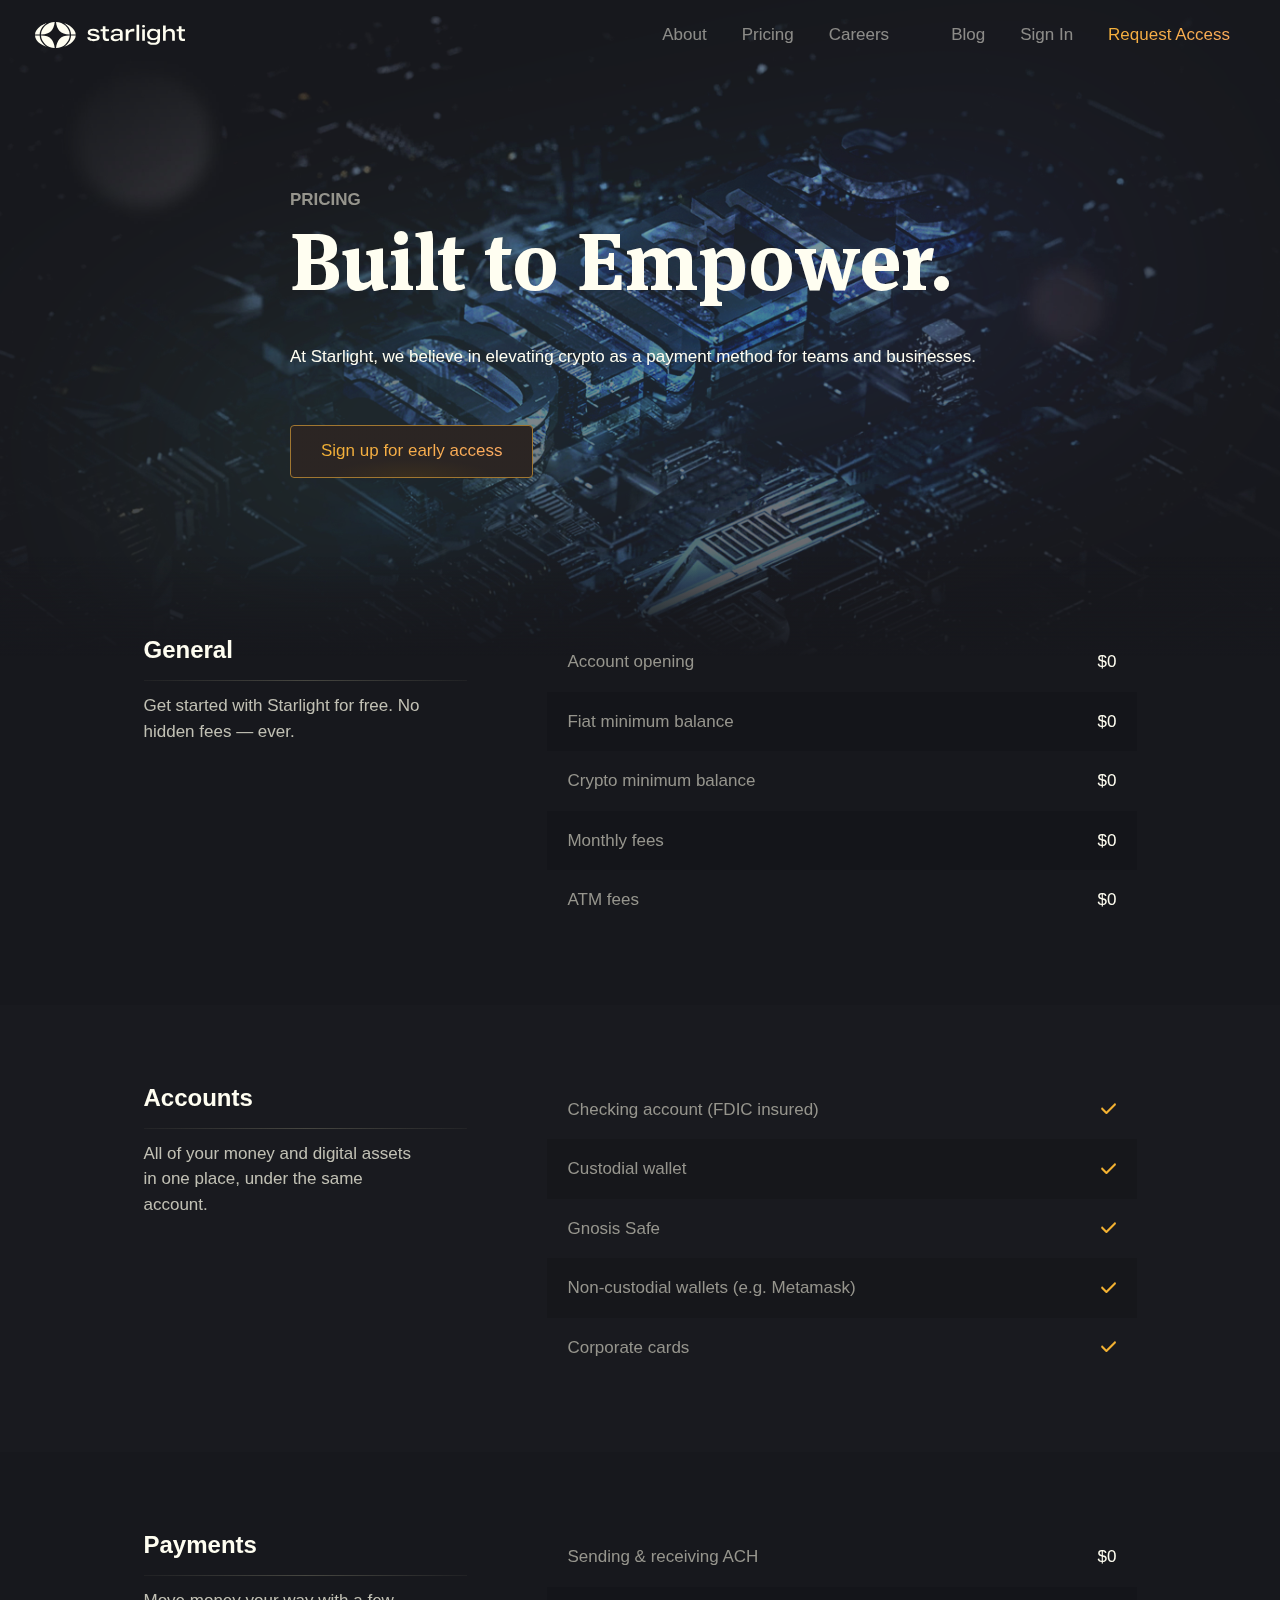
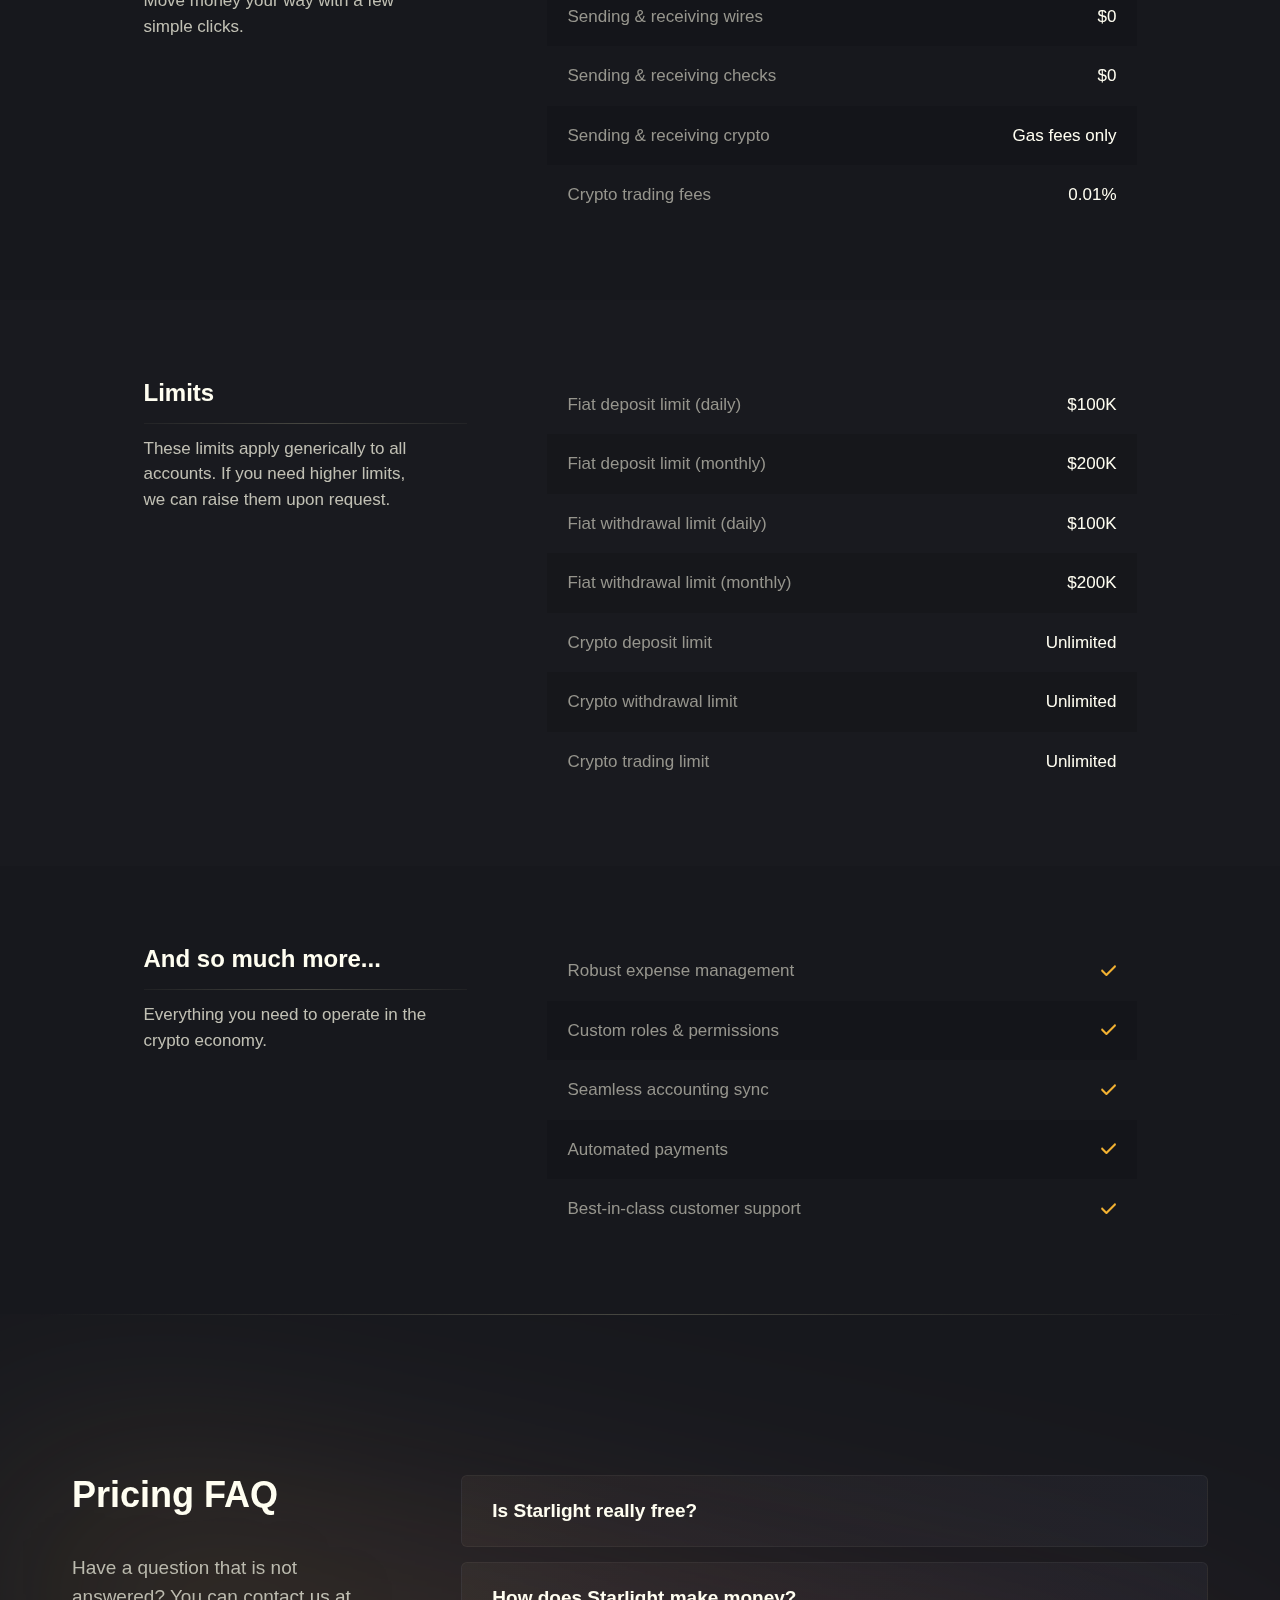
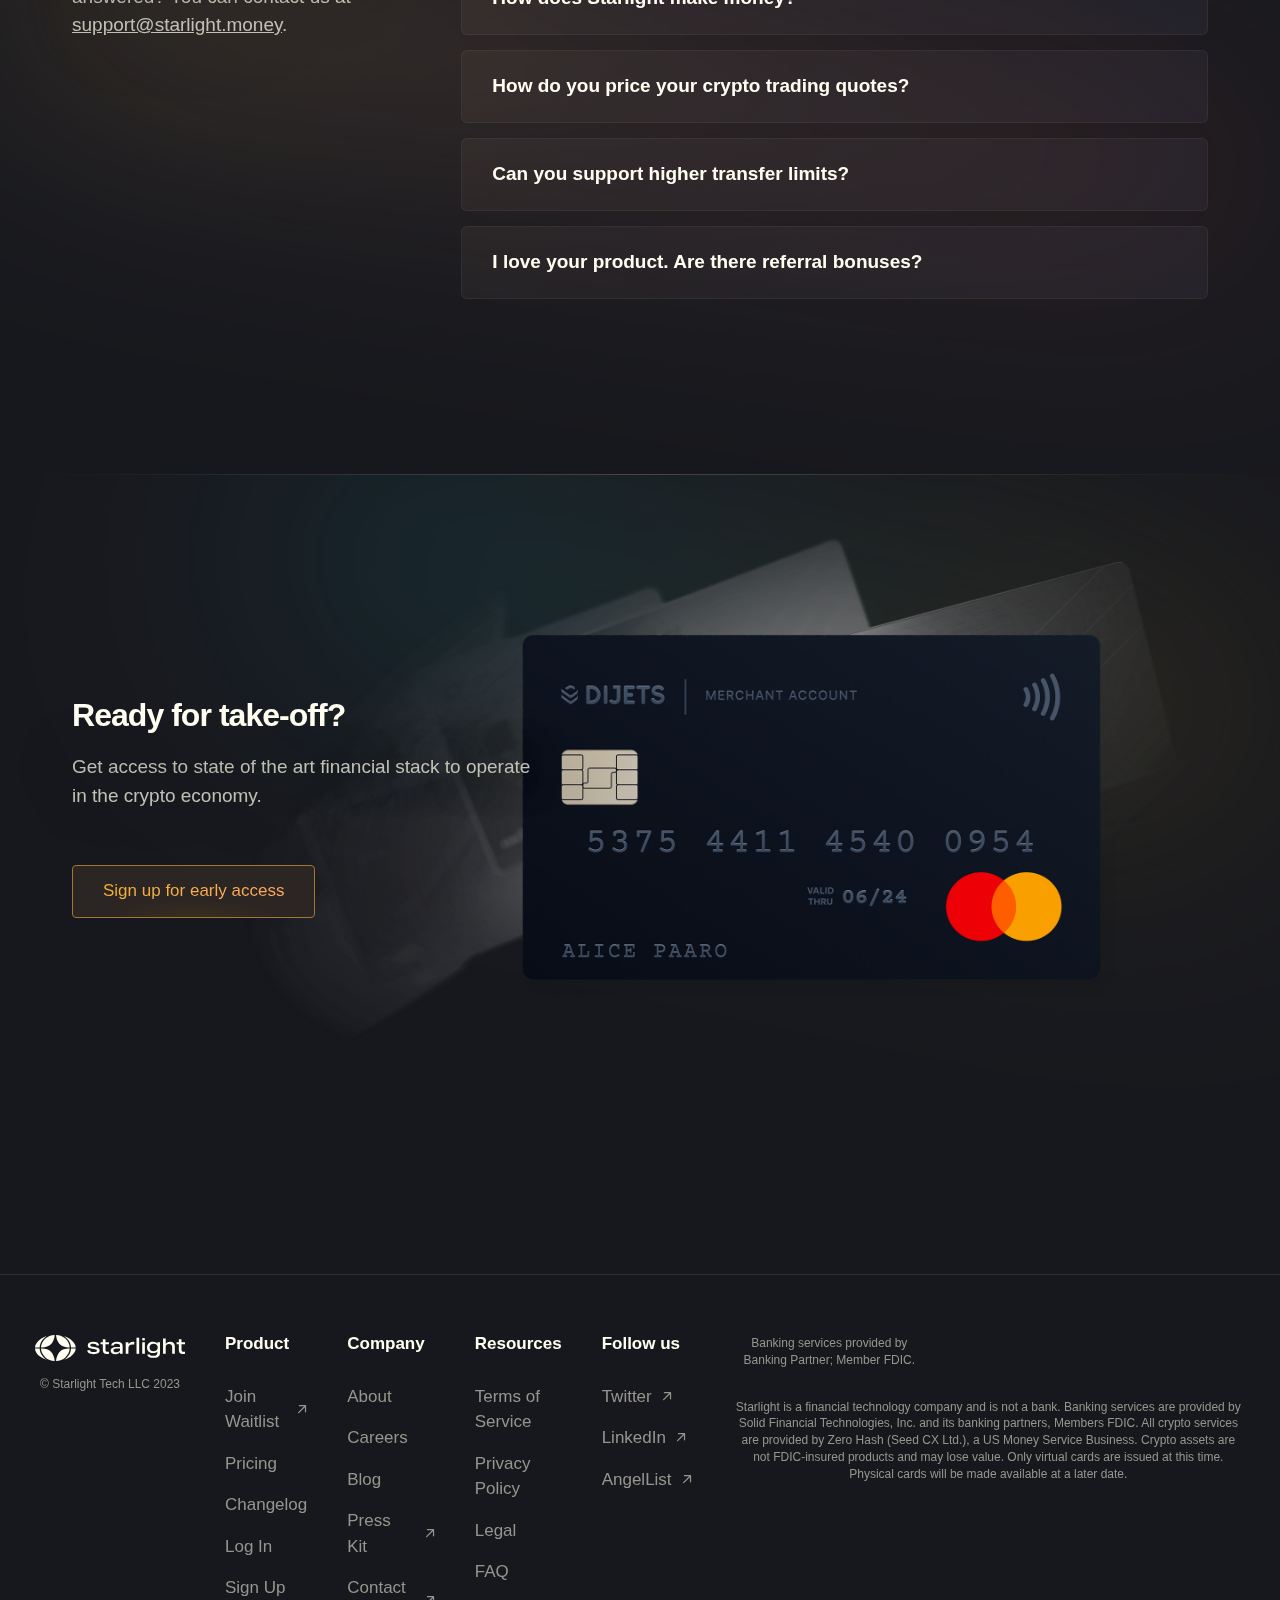
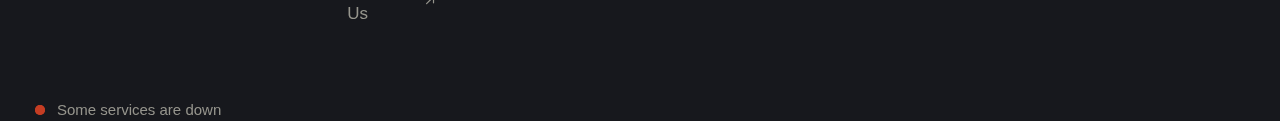
<file: pricing.html>
<!DOCTYPE html><!-- Last Published: Mon Apr 10 2023 16:50:31 GMT+0000 (Coordinated Universal Time) --><html data-wf-domain="www.starlight.money" data-wf-page="636b887c24580774b46d9b7c" data-wf-site="63281d362a9501fa6e9f6aae" lang="en">
<!-- Mirrored from www.starlight.money/pricing by HTTrack Website Copier/3.x [XR&CO'2014], Tue, 11 Apr 2023 03:10:20 GMT -->
<head><meta charset="utf-8"/><title>Starlight — Pricing</title><meta content="At Starlight, we believe in elevating crypto as a payment method for teams and businesses. Everything free today will always remain free." name="description"/><meta content="Starlight — Pricing" property="og:title"/><meta content="At Starlight, we believe in elevating crypto as a payment method for teams and businesses. Everything free today will always remain free." property="og:description"/><meta content="https://finerpoint-images.s3.us-east-2.amazonaws.com/Antares+OG+Image.jpg" property="og:image"/><meta content="Starlight — Pricing" property="twitter:title"/><meta content="At Starlight, we believe in elevating crypto as a payment method for teams and businesses. Everything free today will always remain free." property="twitter:description"/><meta content="https://finerpoint-images.s3.us-east-2.amazonaws.com/Antares+OG+Image.jpg" property="twitter:image"/><meta property="og:type" content="website"/><meta content="summary_large_image" name="twitter:card"/><meta content="width=device-width, initial-scale=1" name="viewport"/><link href="../uploads-ssl.webflow.com/63281d362a9501fa6e9f6aae/css/starlight-money.webflow.c668ee678.min.css" rel="stylesheet" type="text/css"/><!--[if lt IE 9]><script src="https://cdnjs.cloudflare.com/ajax/libs/html5shiv/3.7.3/html5shiv.min.js" type="text/javascript"></script><![endif]--><script type="text/javascript">!function(o,c){var n=c.documentElement,t=" w-mod-";n.className+=t+"js",("ontouchstart"in o||o.DocumentTouch&&c instanceof DocumentTouch)&&(n.className+=t+"touch")}(window,document);</script><link href="../uploads-ssl.webflow.com/63281d362a9501fa6e9f6aae/634891cc0f0a226277bbf92b_favicon-32x32.png" rel="shortcut icon" type="image/x-icon"/><link href="../uploads-ssl.webflow.com/63281d362a9501fa6e9f6aae/634891e49e7e4f29761e3f48_logo-black-256.png" rel="apple-touch-icon"/><script async="" src="https://www.googletagmanager.com/gtag/js?id=G-5QRSYL798Q"></script><script type="text/javascript">window.dataLayer = window.dataLayer || [];function gtag(){dataLayer.push(arguments);}gtag('js', new Date());gtag('config', 'G-5QRSYL798Q', {'anonymize_ip': false});</script></head><body><div class="page-wrapper"><div class="w-embed"><style>
* {
  -webkit-font-smoothing: antialiased;
  -moz-osx-font-smoothing: grayscale;
  text-rendering: optimizeLegibility;
}
a {
	color: inherit;
	text-decoration: inherit;
	font-size: inherit;
  user-select: none;
  -webkit-user-select: none;
}

input, textarea {
	-webkit-appearance: none;
  outline: none !important;
}

.w-richtext>:first-child {
	margin-top: 0;
}

.w-richtext>:last-child {
	margin-bottom: 0;
}
/*
.cta-button{
	border-width: 1px;
	border-style: solid;
	border-color: rgba(255, 254, 241, 0.1);
	border-image-source: linear-gradient(to right, rgba(187, 135, 0, 0.3), rgba(254, 201, 155, 0.3));
	border-image-slice: 1;
}*/
.cta-button-bg{
background: radial-gradient(190.82% 190.82% at 50% 100%, rgba(254, 173, 15, 1) 0%, rgba(168, 112, 64, 0.62) 18.09%);
}
.cta-button:hover .cta-button-bg{
	opacity: 0.2;
}
.cta-button:hover .cta-gradient{
	background-image: linear-gradient(90.92deg, #F4C15F -25.43%, #FFB677 127.94%);
}
section:focus{
	outline: none;
}
.footer-status-dot{
	--color: #09B374;
  background-color: var(--color);
}
.footer-status-dot::before {
	content: "";
	position: absolute;
  border-radius: 50%;
  width: 100%;
  height: 100%;
  background-color: var(--color);
  animation: pulse 2s infinite;
}

@keyframes pulse {
  0% {
  	transform: scale(1);
    opacity: 0.5;
  }
  80% {
    transform: scale(2.8);
    opacity: 0;
  }
  100% {
    transform: scale(1);
    opacity: 0;
  }
}
.filters-wrap::-webkit-scrollbar{
	display: none;
}
.announcement-pill{
background-image: radial-gradient(202.04% 202.04% at 50% 111.22%, rgba(255, 254, 241, 0.2) 0%, rgba(120, 120, 120, 0.2) 23.95%);
}
.blur-perf{
	transform: translateZ(0);
  -webkit-transform: translateZ(0);
}
</style></div><div class="html-embed w-embed"><style>
.pricing-hero-bg-blur{
	transform: translateZ(0) rotateZ(-14deg);
  -webkit-transform: translateZ(0) rotateZ(-14deg);
  background-image: linear-gradient(175deg, rgba(241, 170, 33, 0.7) -13.49%, rgba(94, 241, 215, 0.7) 32.37%, rgba(21, 35, 160, 0.7) 66.98%, rgba(194, 125, 249, 0.7) 104.18%, rgba(204, 155, 242, 0.7) 152.63%);
}
.pricing-section:nth-child(even){
	background: rgba(255, 254, 241, 0.01);
}
.pricing-faq-bg-blur{
	transform: translateZ(0) rotateZ(10deg);
  -webkit-transform: translateZ(0) rotateZ(10deg);
}
.pricing-banner-bg-blur{
background-image: linear-gradient(91.57deg, #115B6B 16.07%, #764C0C 108.52%);
	transform: translateZ(0) rotateZ(12deg);
  -webkit-transform: translateZ(0) rotateZ(12deg);
}
.pricing-hero-eyebrow {
  animation: fadeIn 0.4s ease;
  animation-iteration-count: 1;
  animation-fill-mode: backwards;
  animation-delay: 0.1s;
}
.pricing-hero-heading {
  animation: fadeIn 0.4s ease;
  animation-iteration-count: 1;
  animation-fill-mode: backwards;
  animation-delay: 0.15s;
}
.pricing-hero-header p {
  animation: fadeIn 0.4s ease;
  animation-iteration-count: 1;
  animation-fill-mode: backwards;
  animation-delay: 0.2s;
}
.pricing-hero-header .cta-button {
  animation: fadeIn 0.4s ease;
  animation-iteration-count: 1;
  animation-fill-mode: backwards;
  animation-delay: 0.25s;
}
.pricing-sections-wrap {
  animation: fadeIn 0.4s ease;
  animation-iteration-count: 1;
  animation-fill-mode: backwards;
  animation-delay: 0.3s;
}

@keyframes fadeIn {
  from {
    opacity: 0;
    transform: translateY(40px);
  }
  to {
    opacity: auto;
    transform: translateY(0px);
  }
}
@media only screen and (max-width: 1440px){
	.pricing-banner-fade-out{
  	display: none;
  }
}
</style></div><nav class="nav"><div class="page-padding"><div class="container-large"><div class="nav-inner"><a aria-label="Starlight Home" href="index.html" class="nav-logo w-inline-block"><div class="svg-embed w-embed"><svg width="150" height="27" viewBox="0 0 150 27" fill="none" xmlns="http://www.w3.org/2000/svg">
<path d="M19.7287 0C19.3411 3.68217 18.0621 7.13178 16.2016 9.06977C13.6435 11.7054 10.3489 12.5581 6.00781 12.4419C6.00781 9.03101 8.17835 5.62015 10.4264 3.60465C12.6745 1.58915 15.9303 0.116279 19.7287 0Z" fill="#FFFEF1"/>
<path d="M4.68992 12.4807C4.76744 10.2326 5.34884 8.37213 6.27907 6.74423C7.28682 5.00004 8.99225 2.8295 11.5891 1.31787C11.5891 1.31787 8.44961 2.09307 5.03876 4.49617C2.32558 6.43415 0 9.61244 0 12.5582L4.68992 12.4807Z" fill="#FFFEF1"/>
<path d="M21.0078 0C21.3953 3.68217 22.6744 7.13178 24.5349 9.06977C27.093 11.7054 30.3876 12.5581 34.7287 12.4419C34.7287 9.03101 32.5581 5.62015 30.3101 3.60465C28.062 1.58915 24.8062 0.116279 21.0078 0Z" fill="#FFFEF1"/>
<path d="M36.0075 12.4807C35.93 10.2326 35.3486 8.37213 34.4184 6.74423C33.4106 5.00004 31.7052 2.8295 29.1083 1.31787C29.1083 1.31787 32.2478 2.09307 35.6587 4.49617C38.3718 6.43415 40.7362 9.61244 40.7362 12.5194L36.0075 12.4807Z" fill="#FFFEF1"/>
<path d="M21.0078 26.0078C21.3954 22.3256 22.6745 18.876 24.5349 16.9381C27.0931 14.3024 30.3877 13.4497 34.7287 13.566C34.7287 16.9768 32.5582 20.3877 30.3101 22.4032C28.0621 24.4187 24.8063 25.8528 21.0078 26.0078Z" fill="#FFFEF1"/>
<path d="M36.0075 13.5273C35.93 15.7753 35.3486 17.6358 34.4184 19.2637C33.4106 21.0079 31.7052 23.1784 29.1083 24.6901C29.1083 24.6901 32.2478 23.9149 35.6587 21.5118C38.3718 19.5738 40.7362 16.3955 40.7362 13.4885L36.0075 13.5273Z" fill="#FFFEF1"/>
<path d="M19.7287 26.0078C19.3411 22.3256 18.0621 18.876 16.2016 16.9381C13.6435 14.3024 10.3489 13.4497 6.00781 13.566C6.00781 16.9768 8.17835 20.3877 10.4264 22.4032C12.6745 24.4187 15.9303 25.8528 19.7287 26.0078Z" fill="#FFFEF1"/>
<path d="M4.68992 13.5272C4.76744 15.7753 5.34884 17.6358 6.27907 19.2637C7.28682 21.0078 8.99225 23.1784 11.5891 24.69C11.5891 24.69 8.44961 23.9148 5.03876 21.5117C2.32558 19.5737 0 16.3954 0 13.4497L4.68992 13.5272Z" fill="#FFFEF1"/>
<path d="M59.5186 12.0054C57.4542 11.6564 55.1724 11.5037 55.1724 10.3258C55.1724 9.43148 55.9765 8.84253 58.3017 8.84253C60.779 8.84253 61.5613 9.75867 61.5613 10.5003H64.0604C64.0604 8.34084 62.0612 6.85757 58.3451 6.85757C54.9334 6.85757 52.7602 8.12271 52.7602 10.4567C52.7602 12.5289 54.0858 13.2269 57.0847 13.794C60.0402 14.3394 61.9742 14.3612 61.9742 15.6481C61.9742 16.5206 61.1267 17.1096 58.758 17.1096C56.3241 17.1096 55.0855 16.5425 55.0855 15.2773H52.3256C52.3256 17.9167 55.0203 19.1382 58.5407 19.1382C62.4089 19.1382 64.6472 18.0039 64.6472 15.2991C64.6472 13.0088 62.8 12.5725 59.5186 12.0054Z" fill="#FFFEF1"/>
<path d="M73.9623 9.23516V7.18476H70.4636V4.17459H67.7907V7.18476H65.5307V9.23516H67.7907V14.4702C67.7907 17.5458 68.9207 18.9855 72.4412 18.9855C72.9844 18.9855 73.5712 18.8982 73.9623 18.7892V16.6951C71.246 16.9787 70.4636 16.4334 70.4636 14.4702V9.23516H73.9623Z" fill="#FFFEF1"/>
<path d="M81.7589 6.85757C78.76 6.85757 76.5 8.05727 76.1523 10.5003H78.6513C78.8469 9.51873 79.6944 8.84253 81.7589 8.84253C84.171 8.84253 84.9968 9.64961 84.9968 11.2638V11.9836C76.9998 11.4601 75.6959 13.3578 75.6959 15.7572C75.6959 17.9821 77.5431 19.1382 80.3246 19.1382C83.041 19.1382 84.4318 17.9603 84.9968 17.3059V18.811H87.6698V11.2638C87.6698 7.9264 84.9534 6.85757 81.7589 6.85757ZM84.9968 15.5391C84.2797 16.5861 82.9324 17.3495 80.8896 17.3495C79.3467 17.3495 78.434 16.7606 78.434 15.5827C78.434 13.7722 80.1725 13.3578 84.9968 13.5977V15.5391Z" fill="#FFFEF1"/>
<path d="M98.0435 6.85757C95.5444 6.85757 93.9363 8.51534 93.4147 9.36604V7.18476H90.7201V18.811H93.4147V12.8997C93.4147 11.0893 94.523 9.38785 97.4567 9.38785C98.1956 9.38785 98.7823 9.47511 99.2387 9.60598H99.3256V6.94482C98.8693 6.87938 98.565 6.85757 98.0435 6.85757Z" fill="#FFFEF1"/>
<path d="M101.501 2.71313V18.811H104.174V2.71313H101.501Z" fill="#FFFEF1"/>
<path d="M107.209 18.811H109.882V7.18476H107.209V18.811ZM108.535 5.57061C109.383 5.57061 109.969 5.09073 109.969 4.26184C109.969 3.43296 109.383 2.95308 108.535 2.95308C107.709 2.95308 107.122 3.43296 107.122 4.26184C107.122 5.09073 107.709 5.57061 108.535 5.57061Z" fill="#FFFEF1"/>
<path d="M122.328 7.18476V8.75528C121.48 7.62102 120.111 6.85757 118.068 6.85757C114.7 6.85757 112.049 8.75528 112.049 12.5943C112.049 16.4116 114.7 18.0912 118.068 18.0912C120.111 18.0912 121.48 17.4368 122.328 16.4116V17.6985C122.328 19.7926 121.502 20.8396 118.264 20.8396C115.743 20.8396 114.874 20.0761 114.7 19.3781H112.223C112.462 21.5812 114.635 22.8682 118.264 22.8682C121.589 22.8682 125.001 22.192 125.001 17.6985V7.18476H122.328ZM118.59 16.3461C116.091 16.3461 114.526 15.0374 114.526 12.5943C114.526 10.1295 116.069 8.84253 118.59 8.84253C121.132 8.84253 122.741 10.1731 122.741 12.5943C122.741 14.9937 121.089 16.3461 118.59 16.3461Z" fill="#FFFEF1"/>
<path d="M135.155 6.85757C132.743 6.85757 131.265 8.20996 130.722 8.97341V3.54202H128.049V18.811H130.722V12.0926C130.722 10.2604 131.874 9.03885 133.982 9.03885C136.09 9.03885 137.155 10.1295 137.155 12.0926V18.811H139.827V11.2856C139.827 8.58078 138.176 6.85757 135.155 6.85757Z" fill="#FFFEF1"/>
<path d="M150 9.23516V7.18476H146.501V4.17459H143.828V7.18476H141.568V9.23516H143.828V14.4702C143.828 17.5458 144.958 18.9855 148.479 18.9855C149.022 18.9855 149.609 18.8982 150 18.7892V16.6951C147.284 16.9787 146.501 16.4334 146.501 14.4702V9.23516H150Z" fill="#FFFEF1"/>
</svg></div></a><div class="nav-menu"><a href="about.html" class="nav-link w-inline-block"><div>About</div></a><a href="pricing.html" aria-current="page" class="nav-link w-inline-block w--current"><div>Pricing</div></a><a href="https://jobs.ashbyhq.com/starlight" target="_blank" class="nav-link w-inline-block"><div>Careers</div><div class="careers-badge"><div class="careers-badge-number">5</div></div></a><a href="blog.html" class="nav-link w-inline-block"><div>Blog</div></a><a href="https://app.starlight.money/login" class="nav-link w-inline-block"><div>Sign In</div></a><a open-tf="true" href="https://form.typeform.com/to/wjnd0f8p" class="nav-link nav-link--cta w-inline-block"><div>Request Access</div></a></div><div data-w-id="01df1e6b-6a45-ba4d-baf5-0068e6b5d7eb" class="nav-mobile-button"><div data-is-ix2-target="1" class="nav-mobile-lottie" data-w-id="88d80941-f33f-55cc-5c5f-4b40ad8c9056" data-animation-type="lottie" data-src="https://uploads-ssl.webflow.com/63281d362a9501fa6e9f6aae/63456865fc890c261fdaae4d_lottieflow-menu-nav-09-FFFEF1-easey.json" data-loop="0" data-direction="1" data-autoplay="0" data-renderer="svg" data-default-duration="2.5" data-duration="0"></div></div><div role="menu" class="nav-context-menu"><div id="copy-logo" role="menuitem" class="context-menu-item"><div class="svg-embed w-embed"><svg width="15" height="16" viewBox="0 0 15 16" fill="none" xmlns="http://www.w3.org/2000/svg">
<path d="M1.875 14.9375H8.4375C8.93555 14.9375 9.375 14.5273 9.375 14V12.5938C9.375 12.3594 9.58008 12.125 9.84375 12.125C10.0781 12.125 10.3125 12.3594 10.3125 12.5938V14C10.3125 15.0547 9.46289 15.875 8.4375 15.875H1.875C0.820312 15.875 0 15.0547 0 14V7.4375C0 6.41211 0.820312 5.5625 1.875 5.5625H3.28125C3.51562 5.5625 3.75 5.79688 3.75 6.03125C3.75 6.29492 3.51562 6.5 3.28125 6.5H1.875C1.34766 6.5 0.9375 6.93945 0.9375 7.4375V14C0.9375 14.5273 1.34766 14.9375 1.875 14.9375ZM4.6875 2.75C4.6875 1.72461 5.50781 0.875 6.5625 0.875H13.125C14.1504 0.875 15 1.72461 15 2.75V9.3125C15 10.3672 14.1504 11.1875 13.125 11.1875H6.5625C5.50781 11.1875 4.6875 10.3672 4.6875 9.3125V2.75ZM6.5625 10.25H13.125C13.623 10.25 14.0625 9.83984 14.0625 9.3125V2.75C14.0625 2.25195 13.623 1.8125 13.125 1.8125H6.5625C6.03516 1.8125 5.625 2.25195 5.625 2.75V9.3125C5.625 9.83984 6.03516 10.25 6.5625 10.25Z" fill="currentColor"/>
</svg></div><div>Copy logo as SVG</div></div><div id="copy-wordmark" role="menuitem" class="context-menu-item"><div class="svg-embed w-embed"><svg width="15" height="16" viewBox="0 0 15 16" fill="none" xmlns="http://www.w3.org/2000/svg">
<path d="M1.875 14.9375H8.4375C8.93555 14.9375 9.375 14.5273 9.375 14V12.5938C9.375 12.3594 9.58008 12.125 9.84375 12.125C10.0781 12.125 10.3125 12.3594 10.3125 12.5938V14C10.3125 15.0547 9.46289 15.875 8.4375 15.875H1.875C0.820312 15.875 0 15.0547 0 14V7.4375C0 6.41211 0.820312 5.5625 1.875 5.5625H3.28125C3.51562 5.5625 3.75 5.79688 3.75 6.03125C3.75 6.29492 3.51562 6.5 3.28125 6.5H1.875C1.34766 6.5 0.9375 6.93945 0.9375 7.4375V14C0.9375 14.5273 1.34766 14.9375 1.875 14.9375ZM4.6875 2.75C4.6875 1.72461 5.50781 0.875 6.5625 0.875H13.125C14.1504 0.875 15 1.72461 15 2.75V9.3125C15 10.3672 14.1504 11.1875 13.125 11.1875H6.5625C5.50781 11.1875 4.6875 10.3672 4.6875 9.3125V2.75ZM6.5625 10.25H13.125C13.623 10.25 14.0625 9.83984 14.0625 9.3125V2.75C14.0625 2.25195 13.623 1.8125 13.125 1.8125H6.5625C6.03516 1.8125 5.625 2.25195 5.625 2.75V9.3125C5.625 9.83984 6.03516 10.25 6.5625 10.25Z" fill="currentColor"/>
</svg></div><div>Copy wordmark as SVG</div></div><div class="context-menu-divider"></div><a id="copy-workmark" role="menuitem" href="../finerpoint-images.s3.us-east-2.amazonaws.com/Brand%2bKit.zip" target="_blank" class="context-menu-item context-menu-item--last w-inline-block"><div class="svg-embed w-embed"><svg width="12" height="14" viewBox="0 0 12 14" fill="none" xmlns="http://www.w3.org/2000/svg">
<path d="M5.27344 11.4766C5.36133 11.5645 5.47852 11.5938 5.625 11.5938C5.74219 11.5938 5.85938 11.5645 5.94727 11.4766L10.166 7.25781C10.3418 7.08203 10.3418 6.75977 10.166 6.58398C9.99023 6.4082 9.66797 6.4082 9.49219 6.58398L6.09375 10.0117V1.28125C6.09375 1.04688 5.85938 0.8125 5.625 0.8125C5.36133 0.8125 5.15625 1.04688 5.15625 1.28125V10.0117L1.72852 6.58398C1.55273 6.4082 1.23047 6.4082 1.05469 6.58398C0.878906 6.75977 0.878906 7.08203 1.05469 7.25781L5.27344 11.4766ZM10.7812 13H0.46875C0.205078 13 0 13.2344 0 13.4688C0 13.7324 0.205078 13.9375 0.46875 13.9375H10.7812C11.0156 13.9375 11.25 13.7324 11.25 13.4688C11.25 13.2344 11.0156 13 10.7812 13Z" fill="currentColor"/>
</svg></div><div>Download kit as .zip</div></a></div></div></div></div></nav><main class="main"><header class="pricing-hero"><div class="pricing-hero-bg"><div class="pricing-hero-bg-blur"></div><div class="pricing-hero-bg-img"></div><div class="pricing-hero-bg-overlay"></div></div><div class="page-padding"><div class="container-medium relative"><div class="pricing-hero-header"><h1 class="pricing-hero-eyebrow">Pricing</h1><h2 class="pricing-hero-heading">Built to Empower.</h2><p>At Starlight, we believe in elevating crypto as a payment method for teams and businesses.</p><a open-tf="true" href="https://form.typeform.com/to/wjnd0f8p" class="cta-button w-inline-block"><div class="cta-button-bg"></div><div class="cta-gradient">Sign up for early access</div></a></div></div></div></header><section class="pricing-sections-wrap"><div class="pricing-section"><div class="page-padding"><div class="container-small"><div class="pricing-section-inner"><div id="w-node-_6975f530-fa52-54ee-cc2c-f77e62eeebd1-b46d9b7c"><h2 class="pricing-heading">General</h2><div class="divider divider--pricing-table"></div><p class="pricing-description">Get started with Starlight for free. No hidden fees — ever.</p></div><div id="w-node-dcf4be69-e5ac-871b-c70b-0f3a4567e0f6-b46d9b7c" class="w-dyn-list"><div role="list" class="w-dyn-items"><div role="listitem" class="pricing-table-item w-dyn-item"><div>Account opening</div><div class="pricing-table-item-details"><div class="w-condition-invisible">FREE</div><div>$0</div><div class="svg-embed w-condition-invisible w-embed"><svg width="17" height="12" viewBox="0 0 17 12" fill="none" xmlns="http://www.w3.org/2000/svg">
<path d="M15.668 0.644531C16.0996 1.04297 16.0996 1.74023 15.668 2.13867L7.16797 10.6387C6.76953 11.0703 6.07227 11.0703 5.67383 10.6387L1.42383 6.38867C0.992187 5.99023 0.992187 5.29297 1.42383 4.89453C1.82227 4.46289 2.51953 4.46289 2.91797 4.89453L6.4043 8.38086L14.1738 0.644531C14.5723 0.212891 15.2695 0.212891 15.668 0.644531Z" fill="#F2B132"/>
</svg></div></div></div><div role="listitem" class="pricing-table-item w-dyn-item"><div>Fiat minimum balance</div><div class="pricing-table-item-details"><div class="w-condition-invisible">FREE</div><div>$0</div><div class="svg-embed w-condition-invisible w-embed"><svg width="17" height="12" viewBox="0 0 17 12" fill="none" xmlns="http://www.w3.org/2000/svg">
<path d="M15.668 0.644531C16.0996 1.04297 16.0996 1.74023 15.668 2.13867L7.16797 10.6387C6.76953 11.0703 6.07227 11.0703 5.67383 10.6387L1.42383 6.38867C0.992187 5.99023 0.992187 5.29297 1.42383 4.89453C1.82227 4.46289 2.51953 4.46289 2.91797 4.89453L6.4043 8.38086L14.1738 0.644531C14.5723 0.212891 15.2695 0.212891 15.668 0.644531Z" fill="#F2B132"/>
</svg></div></div></div><div role="listitem" class="pricing-table-item w-dyn-item"><div>Crypto minimum balance</div><div class="pricing-table-item-details"><div class="w-condition-invisible">FREE</div><div>$0</div><div class="svg-embed w-condition-invisible w-embed"><svg width="17" height="12" viewBox="0 0 17 12" fill="none" xmlns="http://www.w3.org/2000/svg">
<path d="M15.668 0.644531C16.0996 1.04297 16.0996 1.74023 15.668 2.13867L7.16797 10.6387C6.76953 11.0703 6.07227 11.0703 5.67383 10.6387L1.42383 6.38867C0.992187 5.99023 0.992187 5.29297 1.42383 4.89453C1.82227 4.46289 2.51953 4.46289 2.91797 4.89453L6.4043 8.38086L14.1738 0.644531C14.5723 0.212891 15.2695 0.212891 15.668 0.644531Z" fill="#F2B132"/>
</svg></div></div></div><div role="listitem" class="pricing-table-item w-dyn-item"><div>Monthly fees</div><div class="pricing-table-item-details"><div class="w-condition-invisible">FREE</div><div>$0</div><div class="svg-embed w-condition-invisible w-embed"><svg width="17" height="12" viewBox="0 0 17 12" fill="none" xmlns="http://www.w3.org/2000/svg">
<path d="M15.668 0.644531C16.0996 1.04297 16.0996 1.74023 15.668 2.13867L7.16797 10.6387C6.76953 11.0703 6.07227 11.0703 5.67383 10.6387L1.42383 6.38867C0.992187 5.99023 0.992187 5.29297 1.42383 4.89453C1.82227 4.46289 2.51953 4.46289 2.91797 4.89453L6.4043 8.38086L14.1738 0.644531C14.5723 0.212891 15.2695 0.212891 15.668 0.644531Z" fill="#F2B132"/>
</svg></div></div></div><div role="listitem" class="pricing-table-item w-dyn-item"><div>ATM fees</div><div class="pricing-table-item-details"><div class="w-condition-invisible">FREE</div><div>$0</div><div class="svg-embed w-condition-invisible w-embed"><svg width="17" height="12" viewBox="0 0 17 12" fill="none" xmlns="http://www.w3.org/2000/svg">
<path d="M15.668 0.644531C16.0996 1.04297 16.0996 1.74023 15.668 2.13867L7.16797 10.6387C6.76953 11.0703 6.07227 11.0703 5.67383 10.6387L1.42383 6.38867C0.992187 5.99023 0.992187 5.29297 1.42383 4.89453C1.82227 4.46289 2.51953 4.46289 2.91797 4.89453L6.4043 8.38086L14.1738 0.644531C14.5723 0.212891 15.2695 0.212891 15.668 0.644531Z" fill="#F2B132"/>
</svg></div></div></div></div></div></div></div></div></div><div class="pricing-section"><div class="page-padding"><div class="container-small"><div class="pricing-section-inner"><div id="w-node-_2338a104-267a-5cb1-552e-caf68680b8cd-b46d9b7c"><h2 class="pricing-heading">Accounts</h2><div class="divider divider--pricing-table"></div><p class="pricing-description">All of your money and digital assets in one place, under the same account.</p></div><div id="w-node-_2338a104-267a-5cb1-552e-caf68680b8d3-b46d9b7c" class="w-dyn-list"><div role="list" class="w-dyn-items"><div role="listitem" class="pricing-table-item w-dyn-item"><div>Checking account (FDIC insured)</div><div class="pricing-table-item-details"><div class="w-condition-invisible">FREE</div><div class="w-condition-invisible w-dyn-bind-empty"></div><div class="svg-embed w-embed"><svg width="17" height="12" viewBox="0 0 17 12" fill="none" xmlns="http://www.w3.org/2000/svg">
<path d="M15.668 0.644531C16.0996 1.04297 16.0996 1.74023 15.668 2.13867L7.16797 10.6387C6.76953 11.0703 6.07227 11.0703 5.67383 10.6387L1.42383 6.38867C0.992187 5.99023 0.992187 5.29297 1.42383 4.89453C1.82227 4.46289 2.51953 4.46289 2.91797 4.89453L6.4043 8.38086L14.1738 0.644531C14.5723 0.212891 15.2695 0.212891 15.668 0.644531Z" fill="#F2B132"/>
</svg></div></div></div><div role="listitem" class="pricing-table-item w-dyn-item"><div>Custodial wallet</div><div class="pricing-table-item-details"><div class="w-condition-invisible">FREE</div><div class="w-condition-invisible w-dyn-bind-empty"></div><div class="svg-embed w-embed"><svg width="17" height="12" viewBox="0 0 17 12" fill="none" xmlns="http://www.w3.org/2000/svg">
<path d="M15.668 0.644531C16.0996 1.04297 16.0996 1.74023 15.668 2.13867L7.16797 10.6387C6.76953 11.0703 6.07227 11.0703 5.67383 10.6387L1.42383 6.38867C0.992187 5.99023 0.992187 5.29297 1.42383 4.89453C1.82227 4.46289 2.51953 4.46289 2.91797 4.89453L6.4043 8.38086L14.1738 0.644531C14.5723 0.212891 15.2695 0.212891 15.668 0.644531Z" fill="#F2B132"/>
</svg></div></div></div><div role="listitem" class="pricing-table-item w-dyn-item"><div>Gnosis Safe</div><div class="pricing-table-item-details"><div class="w-condition-invisible">FREE</div><div class="w-condition-invisible w-dyn-bind-empty"></div><div class="svg-embed w-embed"><svg width="17" height="12" viewBox="0 0 17 12" fill="none" xmlns="http://www.w3.org/2000/svg">
<path d="M15.668 0.644531C16.0996 1.04297 16.0996 1.74023 15.668 2.13867L7.16797 10.6387C6.76953 11.0703 6.07227 11.0703 5.67383 10.6387L1.42383 6.38867C0.992187 5.99023 0.992187 5.29297 1.42383 4.89453C1.82227 4.46289 2.51953 4.46289 2.91797 4.89453L6.4043 8.38086L14.1738 0.644531C14.5723 0.212891 15.2695 0.212891 15.668 0.644531Z" fill="#F2B132"/>
</svg></div></div></div><div role="listitem" class="pricing-table-item w-dyn-item"><div>Non-custodial wallets (e.g. Metamask)</div><div class="pricing-table-item-details"><div class="w-condition-invisible">FREE</div><div class="w-condition-invisible w-dyn-bind-empty"></div><div class="svg-embed w-embed"><svg width="17" height="12" viewBox="0 0 17 12" fill="none" xmlns="http://www.w3.org/2000/svg">
<path d="M15.668 0.644531C16.0996 1.04297 16.0996 1.74023 15.668 2.13867L7.16797 10.6387C6.76953 11.0703 6.07227 11.0703 5.67383 10.6387L1.42383 6.38867C0.992187 5.99023 0.992187 5.29297 1.42383 4.89453C1.82227 4.46289 2.51953 4.46289 2.91797 4.89453L6.4043 8.38086L14.1738 0.644531C14.5723 0.212891 15.2695 0.212891 15.668 0.644531Z" fill="#F2B132"/>
</svg></div></div></div><div role="listitem" class="pricing-table-item w-dyn-item"><div>Corporate cards</div><div class="pricing-table-item-details"><div class="w-condition-invisible">FREE</div><div class="w-condition-invisible w-dyn-bind-empty"></div><div class="svg-embed w-embed"><svg width="17" height="12" viewBox="0 0 17 12" fill="none" xmlns="http://www.w3.org/2000/svg">
<path d="M15.668 0.644531C16.0996 1.04297 16.0996 1.74023 15.668 2.13867L7.16797 10.6387C6.76953 11.0703 6.07227 11.0703 5.67383 10.6387L1.42383 6.38867C0.992187 5.99023 0.992187 5.29297 1.42383 4.89453C1.82227 4.46289 2.51953 4.46289 2.91797 4.89453L6.4043 8.38086L14.1738 0.644531C14.5723 0.212891 15.2695 0.212891 15.668 0.644531Z" fill="#F2B132"/>
</svg></div></div></div></div></div></div></div></div></div><div class="pricing-section"><div class="page-padding"><div class="container-small"><div class="pricing-section-inner"><div id="w-node-d8d27fdd-f1c1-0319-9de8-1f54f982cc9d-b46d9b7c"><h2 class="pricing-heading">Payments</h2><div class="divider divider--pricing-table"></div><p class="pricing-description">Move money your way with a few simple clicks.</p></div><div id="w-node-d8d27fdd-f1c1-0319-9de8-1f54f982cca3-b46d9b7c" class="w-dyn-list"><div role="list" class="w-dyn-items"><div role="listitem" class="pricing-table-item w-dyn-item"><div>Sending &amp; receiving ACH</div><div class="pricing-table-item-details"><div class="w-condition-invisible">FREE</div><div>$0</div><div class="svg-embed w-condition-invisible w-embed"><svg width="17" height="12" viewBox="0 0 17 12" fill="none" xmlns="http://www.w3.org/2000/svg">
<path d="M15.668 0.644531C16.0996 1.04297 16.0996 1.74023 15.668 2.13867L7.16797 10.6387C6.76953 11.0703 6.07227 11.0703 5.67383 10.6387L1.42383 6.38867C0.992187 5.99023 0.992187 5.29297 1.42383 4.89453C1.82227 4.46289 2.51953 4.46289 2.91797 4.89453L6.4043 8.38086L14.1738 0.644531C14.5723 0.212891 15.2695 0.212891 15.668 0.644531Z" fill="#F2B132"/>
</svg></div></div></div><div role="listitem" class="pricing-table-item w-dyn-item"><div>Sending &amp; receiving wires</div><div class="pricing-table-item-details"><div class="w-condition-invisible">FREE</div><div>$0</div><div class="svg-embed w-condition-invisible w-embed"><svg width="17" height="12" viewBox="0 0 17 12" fill="none" xmlns="http://www.w3.org/2000/svg">
<path d="M15.668 0.644531C16.0996 1.04297 16.0996 1.74023 15.668 2.13867L7.16797 10.6387C6.76953 11.0703 6.07227 11.0703 5.67383 10.6387L1.42383 6.38867C0.992187 5.99023 0.992187 5.29297 1.42383 4.89453C1.82227 4.46289 2.51953 4.46289 2.91797 4.89453L6.4043 8.38086L14.1738 0.644531C14.5723 0.212891 15.2695 0.212891 15.668 0.644531Z" fill="#F2B132"/>
</svg></div></div></div><div role="listitem" class="pricing-table-item w-dyn-item"><div>Sending &amp; receiving checks</div><div class="pricing-table-item-details"><div class="w-condition-invisible">FREE</div><div>$0</div><div class="svg-embed w-condition-invisible w-embed"><svg width="17" height="12" viewBox="0 0 17 12" fill="none" xmlns="http://www.w3.org/2000/svg">
<path d="M15.668 0.644531C16.0996 1.04297 16.0996 1.74023 15.668 2.13867L7.16797 10.6387C6.76953 11.0703 6.07227 11.0703 5.67383 10.6387L1.42383 6.38867C0.992187 5.99023 0.992187 5.29297 1.42383 4.89453C1.82227 4.46289 2.51953 4.46289 2.91797 4.89453L6.4043 8.38086L14.1738 0.644531C14.5723 0.212891 15.2695 0.212891 15.668 0.644531Z" fill="#F2B132"/>
</svg></div></div></div><div role="listitem" class="pricing-table-item w-dyn-item"><div>Sending &amp; receiving crypto</div><div class="pricing-table-item-details"><div class="w-condition-invisible">FREE</div><div>Gas fees only</div><div class="svg-embed w-condition-invisible w-embed"><svg width="17" height="12" viewBox="0 0 17 12" fill="none" xmlns="http://www.w3.org/2000/svg">
<path d="M15.668 0.644531C16.0996 1.04297 16.0996 1.74023 15.668 2.13867L7.16797 10.6387C6.76953 11.0703 6.07227 11.0703 5.67383 10.6387L1.42383 6.38867C0.992187 5.99023 0.992187 5.29297 1.42383 4.89453C1.82227 4.46289 2.51953 4.46289 2.91797 4.89453L6.4043 8.38086L14.1738 0.644531C14.5723 0.212891 15.2695 0.212891 15.668 0.644531Z" fill="#F2B132"/>
</svg></div></div></div><div role="listitem" class="pricing-table-item w-dyn-item"><div>Crypto trading fees</div><div class="pricing-table-item-details"><div class="w-condition-invisible">FREE</div><div>0.01%</div><div class="svg-embed w-condition-invisible w-embed"><svg width="17" height="12" viewBox="0 0 17 12" fill="none" xmlns="http://www.w3.org/2000/svg">
<path d="M15.668 0.644531C16.0996 1.04297 16.0996 1.74023 15.668 2.13867L7.16797 10.6387C6.76953 11.0703 6.07227 11.0703 5.67383 10.6387L1.42383 6.38867C0.992187 5.99023 0.992187 5.29297 1.42383 4.89453C1.82227 4.46289 2.51953 4.46289 2.91797 4.89453L6.4043 8.38086L14.1738 0.644531C14.5723 0.212891 15.2695 0.212891 15.668 0.644531Z" fill="#F2B132"/>
</svg></div></div></div></div></div></div></div></div></div><div class="pricing-section"><div class="page-padding"><div class="container-small"><div class="pricing-section-inner"><div id="w-node-_2265e6c8-c49b-faf9-a937-90a2fa473aa4-b46d9b7c"><h2 class="pricing-heading">Limits</h2><div class="divider divider--pricing-table"></div><p class="pricing-description">These limits apply generically to all accounts. If you need higher limits, we can raise them upon request.</p></div><div id="w-node-_2265e6c8-c49b-faf9-a937-90a2fa473aaa-b46d9b7c" class="w-dyn-list"><div role="list" class="w-dyn-items"><div role="listitem" class="pricing-table-item w-dyn-item"><div>Fiat deposit limit (daily)</div><div class="pricing-table-item-details"><div class="w-condition-invisible">FREE</div><div>$100K</div><div class="svg-embed w-condition-invisible w-embed"><svg width="17" height="12" viewBox="0 0 17 12" fill="none" xmlns="http://www.w3.org/2000/svg">
<path d="M15.668 0.644531C16.0996 1.04297 16.0996 1.74023 15.668 2.13867L7.16797 10.6387C6.76953 11.0703 6.07227 11.0703 5.67383 10.6387L1.42383 6.38867C0.992187 5.99023 0.992187 5.29297 1.42383 4.89453C1.82227 4.46289 2.51953 4.46289 2.91797 4.89453L6.4043 8.38086L14.1738 0.644531C14.5723 0.212891 15.2695 0.212891 15.668 0.644531Z" fill="#F2B132"/>
</svg></div></div></div><div role="listitem" class="pricing-table-item w-dyn-item"><div>Fiat deposit limit (monthly)</div><div class="pricing-table-item-details"><div class="w-condition-invisible">FREE</div><div>$200K</div><div class="svg-embed w-condition-invisible w-embed"><svg width="17" height="12" viewBox="0 0 17 12" fill="none" xmlns="http://www.w3.org/2000/svg">
<path d="M15.668 0.644531C16.0996 1.04297 16.0996 1.74023 15.668 2.13867L7.16797 10.6387C6.76953 11.0703 6.07227 11.0703 5.67383 10.6387L1.42383 6.38867C0.992187 5.99023 0.992187 5.29297 1.42383 4.89453C1.82227 4.46289 2.51953 4.46289 2.91797 4.89453L6.4043 8.38086L14.1738 0.644531C14.5723 0.212891 15.2695 0.212891 15.668 0.644531Z" fill="#F2B132"/>
</svg></div></div></div><div role="listitem" class="pricing-table-item w-dyn-item"><div>Fiat withdrawal limit (daily)</div><div class="pricing-table-item-details"><div class="w-condition-invisible">FREE</div><div>$100K</div><div class="svg-embed w-condition-invisible w-embed"><svg width="17" height="12" viewBox="0 0 17 12" fill="none" xmlns="http://www.w3.org/2000/svg">
<path d="M15.668 0.644531C16.0996 1.04297 16.0996 1.74023 15.668 2.13867L7.16797 10.6387C6.76953 11.0703 6.07227 11.0703 5.67383 10.6387L1.42383 6.38867C0.992187 5.99023 0.992187 5.29297 1.42383 4.89453C1.82227 4.46289 2.51953 4.46289 2.91797 4.89453L6.4043 8.38086L14.1738 0.644531C14.5723 0.212891 15.2695 0.212891 15.668 0.644531Z" fill="#F2B132"/>
</svg></div></div></div><div role="listitem" class="pricing-table-item w-dyn-item"><div>Fiat withdrawal limit (monthly)</div><div class="pricing-table-item-details"><div class="w-condition-invisible">FREE</div><div>$200K</div><div class="svg-embed w-condition-invisible w-embed"><svg width="17" height="12" viewBox="0 0 17 12" fill="none" xmlns="http://www.w3.org/2000/svg">
<path d="M15.668 0.644531C16.0996 1.04297 16.0996 1.74023 15.668 2.13867L7.16797 10.6387C6.76953 11.0703 6.07227 11.0703 5.67383 10.6387L1.42383 6.38867C0.992187 5.99023 0.992187 5.29297 1.42383 4.89453C1.82227 4.46289 2.51953 4.46289 2.91797 4.89453L6.4043 8.38086L14.1738 0.644531C14.5723 0.212891 15.2695 0.212891 15.668 0.644531Z" fill="#F2B132"/>
</svg></div></div></div><div role="listitem" class="pricing-table-item w-dyn-item"><div>Crypto deposit limit</div><div class="pricing-table-item-details"><div class="w-condition-invisible">FREE</div><div>Unlimited</div><div class="svg-embed w-condition-invisible w-embed"><svg width="17" height="12" viewBox="0 0 17 12" fill="none" xmlns="http://www.w3.org/2000/svg">
<path d="M15.668 0.644531C16.0996 1.04297 16.0996 1.74023 15.668 2.13867L7.16797 10.6387C6.76953 11.0703 6.07227 11.0703 5.67383 10.6387L1.42383 6.38867C0.992187 5.99023 0.992187 5.29297 1.42383 4.89453C1.82227 4.46289 2.51953 4.46289 2.91797 4.89453L6.4043 8.38086L14.1738 0.644531C14.5723 0.212891 15.2695 0.212891 15.668 0.644531Z" fill="#F2B132"/>
</svg></div></div></div><div role="listitem" class="pricing-table-item w-dyn-item"><div>Crypto withdrawal limit</div><div class="pricing-table-item-details"><div class="w-condition-invisible">FREE</div><div>Unlimited</div><div class="svg-embed w-condition-invisible w-embed"><svg width="17" height="12" viewBox="0 0 17 12" fill="none" xmlns="http://www.w3.org/2000/svg">
<path d="M15.668 0.644531C16.0996 1.04297 16.0996 1.74023 15.668 2.13867L7.16797 10.6387C6.76953 11.0703 6.07227 11.0703 5.67383 10.6387L1.42383 6.38867C0.992187 5.99023 0.992187 5.29297 1.42383 4.89453C1.82227 4.46289 2.51953 4.46289 2.91797 4.89453L6.4043 8.38086L14.1738 0.644531C14.5723 0.212891 15.2695 0.212891 15.668 0.644531Z" fill="#F2B132"/>
</svg></div></div></div><div role="listitem" class="pricing-table-item w-dyn-item"><div>Crypto trading limit</div><div class="pricing-table-item-details"><div class="w-condition-invisible">FREE</div><div>Unlimited</div><div class="svg-embed w-condition-invisible w-embed"><svg width="17" height="12" viewBox="0 0 17 12" fill="none" xmlns="http://www.w3.org/2000/svg">
<path d="M15.668 0.644531C16.0996 1.04297 16.0996 1.74023 15.668 2.13867L7.16797 10.6387C6.76953 11.0703 6.07227 11.0703 5.67383 10.6387L1.42383 6.38867C0.992187 5.99023 0.992187 5.29297 1.42383 4.89453C1.82227 4.46289 2.51953 4.46289 2.91797 4.89453L6.4043 8.38086L14.1738 0.644531C14.5723 0.212891 15.2695 0.212891 15.668 0.644531Z" fill="#F2B132"/>
</svg></div></div></div></div></div></div></div></div></div><div class="pricing-section"><div class="page-padding"><div class="container-small"><div class="pricing-section-inner"><div id="w-node-e0d08d11-0af2-6b97-eb9b-0933e2565ed7-b46d9b7c"><h2 class="pricing-heading">And so much more...</h2><div class="divider divider--pricing-table"></div><p class="pricing-description">Everything you need to operate in the crypto economy.</p></div><div id="w-node-e0d08d11-0af2-6b97-eb9b-0933e2565edd-b46d9b7c" class="w-dyn-list"><div role="list" class="w-dyn-items"><div role="listitem" class="pricing-table-item w-dyn-item"><div>Robust expense management</div><div class="pricing-table-item-details"><div class="w-condition-invisible">FREE</div><div class="w-condition-invisible w-dyn-bind-empty"></div><div class="svg-embed w-embed"><svg width="17" height="12" viewBox="0 0 17 12" fill="none" xmlns="http://www.w3.org/2000/svg">
<path d="M15.668 0.644531C16.0996 1.04297 16.0996 1.74023 15.668 2.13867L7.16797 10.6387C6.76953 11.0703 6.07227 11.0703 5.67383 10.6387L1.42383 6.38867C0.992187 5.99023 0.992187 5.29297 1.42383 4.89453C1.82227 4.46289 2.51953 4.46289 2.91797 4.89453L6.4043 8.38086L14.1738 0.644531C14.5723 0.212891 15.2695 0.212891 15.668 0.644531Z" fill="#F2B132"/>
</svg></div></div></div><div role="listitem" class="pricing-table-item w-dyn-item"><div>Custom roles &amp; permissions</div><div class="pricing-table-item-details"><div class="w-condition-invisible">FREE</div><div class="w-condition-invisible w-dyn-bind-empty"></div><div class="svg-embed w-embed"><svg width="17" height="12" viewBox="0 0 17 12" fill="none" xmlns="http://www.w3.org/2000/svg">
<path d="M15.668 0.644531C16.0996 1.04297 16.0996 1.74023 15.668 2.13867L7.16797 10.6387C6.76953 11.0703 6.07227 11.0703 5.67383 10.6387L1.42383 6.38867C0.992187 5.99023 0.992187 5.29297 1.42383 4.89453C1.82227 4.46289 2.51953 4.46289 2.91797 4.89453L6.4043 8.38086L14.1738 0.644531C14.5723 0.212891 15.2695 0.212891 15.668 0.644531Z" fill="#F2B132"/>
</svg></div></div></div><div role="listitem" class="pricing-table-item w-dyn-item"><div>Seamless accounting sync</div><div class="pricing-table-item-details"><div class="w-condition-invisible">FREE</div><div class="w-condition-invisible w-dyn-bind-empty"></div><div class="svg-embed w-embed"><svg width="17" height="12" viewBox="0 0 17 12" fill="none" xmlns="http://www.w3.org/2000/svg">
<path d="M15.668 0.644531C16.0996 1.04297 16.0996 1.74023 15.668 2.13867L7.16797 10.6387C6.76953 11.0703 6.07227 11.0703 5.67383 10.6387L1.42383 6.38867C0.992187 5.99023 0.992187 5.29297 1.42383 4.89453C1.82227 4.46289 2.51953 4.46289 2.91797 4.89453L6.4043 8.38086L14.1738 0.644531C14.5723 0.212891 15.2695 0.212891 15.668 0.644531Z" fill="#F2B132"/>
</svg></div></div></div><div role="listitem" class="pricing-table-item w-dyn-item"><div>Automated payments</div><div class="pricing-table-item-details"><div class="w-condition-invisible">FREE</div><div class="w-condition-invisible w-dyn-bind-empty"></div><div class="svg-embed w-embed"><svg width="17" height="12" viewBox="0 0 17 12" fill="none" xmlns="http://www.w3.org/2000/svg">
<path d="M15.668 0.644531C16.0996 1.04297 16.0996 1.74023 15.668 2.13867L7.16797 10.6387C6.76953 11.0703 6.07227 11.0703 5.67383 10.6387L1.42383 6.38867C0.992187 5.99023 0.992187 5.29297 1.42383 4.89453C1.82227 4.46289 2.51953 4.46289 2.91797 4.89453L6.4043 8.38086L14.1738 0.644531C14.5723 0.212891 15.2695 0.212891 15.668 0.644531Z" fill="#F2B132"/>
</svg></div></div></div><div role="listitem" class="pricing-table-item w-dyn-item"><div>Best-in-class customer support</div><div class="pricing-table-item-details"><div class="w-condition-invisible">FREE</div><div class="w-condition-invisible w-dyn-bind-empty"></div><div class="svg-embed w-embed"><svg width="17" height="12" viewBox="0 0 17 12" fill="none" xmlns="http://www.w3.org/2000/svg">
<path d="M15.668 0.644531C16.0996 1.04297 16.0996 1.74023 15.668 2.13867L7.16797 10.6387C6.76953 11.0703 6.07227 11.0703 5.67383 10.6387L1.42383 6.38867C0.992187 5.99023 0.992187 5.29297 1.42383 4.89453C1.82227 4.46289 2.51953 4.46289 2.91797 4.89453L6.4043 8.38086L14.1738 0.644531C14.5723 0.212891 15.2695 0.212891 15.668 0.644531Z" fill="#F2B132"/>
</svg></div></div></div></div></div></div></div></div></div></section><section class="section section--pricing-faq"><div class="divider"></div><div class="page-padding"><div class="container-medium"><div class="faq-wrap"><div><h2 class="section-heading section-heading--small">Pricing FAQ</h2><p class="section-paragraph cc-faq">Have a question that is not answered? You can contact us at <a href="mailto:support@starlight.money" class="text-link">support@starlight.money</a>.</p></div><div class="faq-container w-dyn-list"><div role="list" class="w-dyn-items"><div role="listitem" class="w-dyn-item"><div class="faq-item"><div data-w-id="060b2c36-b44c-e164-74e4-cf50e49ad62c" class="faq-header"><h3 class="faq-title">Is Starlight really free?</h3><div data-is-ix2-target="1" class="faq-lottie" data-w-id="060b2c36-b44c-e164-74e4-cf50e49ad62e" data-animation-type="lottie" data-src="https://uploads-ssl.webflow.com/63281d362a9501fa6e9f6aae/632c51d0cdeb8c6f50bc04c1_lottieflow-dropdown-07-2-fffef1-easey.json" data-loop="0" data-direction="1" data-autoplay="0" data-renderer="svg" data-default-duration="2.5" data-duration="0"></div></div><div style="width:100%;height:0px" class="faq-body"><div class="faq-answer w-richtext"><p>Yes, Starlight is entirely free to use. There are no account opening fees, AUM fees, or monthly fees. You only need to pay for gas fees, and 0.01% on every crypto trade transaction (vs. 0.10 - 0.50% with traditional exchanges like Gemini or Coinbase).</p></div></div></div></div><div role="listitem" class="w-dyn-item"><div class="faq-item"><div data-w-id="060b2c36-b44c-e164-74e4-cf50e49ad62c" class="faq-header"><h3 class="faq-title">How does Starlight make money?</h3><div data-is-ix2-target="1" class="faq-lottie" data-w-id="060b2c36-b44c-e164-74e4-cf50e49ad62e" data-animation-type="lottie" data-src="https://uploads-ssl.webflow.com/63281d362a9501fa6e9f6aae/632c51d0cdeb8c6f50bc04c1_lottieflow-dropdown-07-2-fffef1-easey.json" data-loop="0" data-direction="1" data-autoplay="0" data-renderer="svg" data-default-duration="2.5" data-duration="0"></div></div><div style="width:100%;height:0px" class="faq-body"><div class="faq-answer w-richtext"><p>When you buy or sell crypto with Starlight, we make a small cut of that transaction (0.01%, to be exact). In addition, whenever you spend with your Starlight card, we get a small cut of the fees that Visa charges merchants, known as interchange fees.</p></div></div></div></div><div role="listitem" class="w-dyn-item"><div class="faq-item"><div data-w-id="060b2c36-b44c-e164-74e4-cf50e49ad62c" class="faq-header"><h3 class="faq-title">How do you price your crypto trading quotes?</h3><div data-is-ix2-target="1" class="faq-lottie" data-w-id="060b2c36-b44c-e164-74e4-cf50e49ad62e" data-animation-type="lottie" data-src="https://uploads-ssl.webflow.com/63281d362a9501fa6e9f6aae/632c51d0cdeb8c6f50bc04c1_lottieflow-dropdown-07-2-fffef1-easey.json" data-loop="0" data-direction="1" data-autoplay="0" data-renderer="svg" data-default-duration="2.5" data-duration="0"></div></div><div style="width:100%;height:0px" class="faq-body"><div class="faq-answer w-richtext"><p>We pass the quotes from our liquidity provider directly to you (with the addition of 0.01% fees for our platform). In most cases, you’ll find that our quotes are either better than or competitive with other exchanges, depending on the time and volume of the day.</p></div></div></div></div><div role="listitem" class="w-dyn-item"><div class="faq-item"><div data-w-id="060b2c36-b44c-e164-74e4-cf50e49ad62c" class="faq-header"><h3 class="faq-title">Can you support higher transfer limits?</h3><div data-is-ix2-target="1" class="faq-lottie" data-w-id="060b2c36-b44c-e164-74e4-cf50e49ad62e" data-animation-type="lottie" data-src="https://uploads-ssl.webflow.com/63281d362a9501fa6e9f6aae/632c51d0cdeb8c6f50bc04c1_lottieflow-dropdown-07-2-fffef1-easey.json" data-loop="0" data-direction="1" data-autoplay="0" data-renderer="svg" data-default-duration="2.5" data-duration="0"></div></div><div style="width:100%;height:0px" class="faq-body"><div class="faq-answer w-richtext"><p>Please message us if you need higher limits for deposits or withdrawals. These limits are generically set for all accounts to minimize fraud risks, and we can easily raise these limits for you if you let us know in advance.</p></div></div></div></div><div role="listitem" class="w-dyn-item"><div class="faq-item"><div data-w-id="060b2c36-b44c-e164-74e4-cf50e49ad62c" class="faq-header"><h3 class="faq-title">I love your product. Are there referral bonuses?</h3><div data-is-ix2-target="1" class="faq-lottie" data-w-id="060b2c36-b44c-e164-74e4-cf50e49ad62e" data-animation-type="lottie" data-src="https://uploads-ssl.webflow.com/63281d362a9501fa6e9f6aae/632c51d0cdeb8c6f50bc04c1_lottieflow-dropdown-07-2-fffef1-easey.json" data-loop="0" data-direction="1" data-autoplay="0" data-renderer="svg" data-default-duration="2.5" data-duration="0"></div></div><div style="width:100%;height:0px" class="faq-body"><div class="faq-answer w-richtext"><p>At the moment, we don’t have a formal referral program. If you know someone who might be a great fit for Starlight, please feel free to refer them to us to skip the waitlist. There might also be a small surprise in the future for those who help us with referrals 👀.</p></div></div></div></div></div></div><div id="w-node-ec3649e9-b6b0-243c-ef3f-709f185b1faf-b46d9b7c" class="pricing-faq-bg-blur"></div></div></div></div></section><section class="section section--pricing-banner"><div class="cta-banner-wrap cta-banner-wrap--pricing"><div class="divider"></div><div class="pricing-banner-img-wrap"><div class="pricing-banner-bg-blur"></div><div class="pricing-banner-fade-out"></div><img src="../uploads-ssl.webflow.com/63281d362a9501fa6e9f6aae/638583a8a391d60e0d92bee2_pricing-banner%202.png" loading="lazy" width="1440" alt="" class="pricing-banner-img"/></div><div class="page-padding"><div class="container-medium"><div class="cta-banner-inner"><div class="cta-banner-content cta-banner-content--pricing"><h3 class="section-heading">Ready for take-off?</h3><p class="section-paragraph">Get access to state of the art financial stack to operate in the crypto economy.<a href="https://form.typeform.com/to/wjnd0f8p"><br/></a></p><a open-tf="true" href="https://form.typeform.com/to/wjnd0f8p" class="cta-button w-inline-block"><div class="cta-gradient">Sign up for early access</div><div class="cta-button-bg"></div></a></div></div></div></div></div></section></main><footer class="footer"><div class="page-padding"><div class="container-large"><div class="footer-inner"><div id="w-node-_9b886c16-9ede-fb79-87d2-0d55d6caec0a-d6caec06"><a aria-label="Starlight Home" href="index.html" class="footer-logo w-inline-block"><div class="svg-embed w-embed"><svg width="150" height="27" viewBox="0 0 150 27" fill="none" xmlns="http://www.w3.org/2000/svg">
<path d="M19.7287 0C19.3411 3.68217 18.0621 7.13178 16.2016 9.06977C13.6435 11.7054 10.3489 12.5581 6.00781 12.4419C6.00781 9.03101 8.17835 5.62015 10.4264 3.60465C12.6745 1.58915 15.9303 0.116279 19.7287 0Z" fill="#FFFEF1"/>
<path d="M4.68992 12.4807C4.76744 10.2326 5.34884 8.37213 6.27907 6.74423C7.28682 5.00004 8.99225 2.8295 11.5891 1.31787C11.5891 1.31787 8.44961 2.09307 5.03876 4.49617C2.32558 6.43415 0 9.61244 0 12.5582L4.68992 12.4807Z" fill="#FFFEF1"/>
<path d="M21.0078 0C21.3953 3.68217 22.6744 7.13178 24.5349 9.06977C27.093 11.7054 30.3876 12.5581 34.7287 12.4419C34.7287 9.03101 32.5581 5.62015 30.3101 3.60465C28.062 1.58915 24.8062 0.116279 21.0078 0Z" fill="#FFFEF1"/>
<path d="M36.0075 12.4807C35.93 10.2326 35.3486 8.37213 34.4184 6.74423C33.4106 5.00004 31.7052 2.8295 29.1083 1.31787C29.1083 1.31787 32.2478 2.09307 35.6587 4.49617C38.3718 6.43415 40.7362 9.61244 40.7362 12.5194L36.0075 12.4807Z" fill="#FFFEF1"/>
<path d="M21.0078 26.0078C21.3954 22.3256 22.6745 18.876 24.5349 16.9381C27.0931 14.3024 30.3877 13.4497 34.7287 13.566C34.7287 16.9768 32.5582 20.3877 30.3101 22.4032C28.0621 24.4187 24.8063 25.8528 21.0078 26.0078Z" fill="#FFFEF1"/>
<path d="M36.0075 13.5273C35.93 15.7753 35.3486 17.6358 34.4184 19.2637C33.4106 21.0079 31.7052 23.1784 29.1083 24.6901C29.1083 24.6901 32.2478 23.9149 35.6587 21.5118C38.3718 19.5738 40.7362 16.3955 40.7362 13.4885L36.0075 13.5273Z" fill="#FFFEF1"/>
<path d="M19.7287 26.0078C19.3411 22.3256 18.0621 18.876 16.2016 16.9381C13.6435 14.3024 10.3489 13.4497 6.00781 13.566C6.00781 16.9768 8.17835 20.3877 10.4264 22.4032C12.6745 24.4187 15.9303 25.8528 19.7287 26.0078Z" fill="#FFFEF1"/>
<path d="M4.68992 13.5272C4.76744 15.7753 5.34884 17.6358 6.27907 19.2637C7.28682 21.0078 8.99225 23.1784 11.5891 24.69C11.5891 24.69 8.44961 23.9148 5.03876 21.5117C2.32558 19.5737 0 16.3954 0 13.4497L4.68992 13.5272Z" fill="#FFFEF1"/>
<path d="M59.5186 12.0054C57.4542 11.6564 55.1724 11.5037 55.1724 10.3258C55.1724 9.43148 55.9765 8.84253 58.3017 8.84253C60.779 8.84253 61.5613 9.75867 61.5613 10.5003H64.0604C64.0604 8.34084 62.0612 6.85757 58.3451 6.85757C54.9334 6.85757 52.7602 8.12271 52.7602 10.4567C52.7602 12.5289 54.0858 13.2269 57.0847 13.794C60.0402 14.3394 61.9742 14.3612 61.9742 15.6481C61.9742 16.5206 61.1267 17.1096 58.758 17.1096C56.3241 17.1096 55.0855 16.5425 55.0855 15.2773H52.3256C52.3256 17.9167 55.0203 19.1382 58.5407 19.1382C62.4089 19.1382 64.6472 18.0039 64.6472 15.2991C64.6472 13.0088 62.8 12.5725 59.5186 12.0054Z" fill="#FFFEF1"/>
<path d="M73.9623 9.23516V7.18476H70.4636V4.17459H67.7907V7.18476H65.5307V9.23516H67.7907V14.4702C67.7907 17.5458 68.9207 18.9855 72.4412 18.9855C72.9844 18.9855 73.5712 18.8982 73.9623 18.7892V16.6951C71.246 16.9787 70.4636 16.4334 70.4636 14.4702V9.23516H73.9623Z" fill="#FFFEF1"/>
<path d="M81.7589 6.85757C78.76 6.85757 76.5 8.05727 76.1523 10.5003H78.6513C78.8469 9.51873 79.6944 8.84253 81.7589 8.84253C84.171 8.84253 84.9968 9.64961 84.9968 11.2638V11.9836C76.9998 11.4601 75.6959 13.3578 75.6959 15.7572C75.6959 17.9821 77.5431 19.1382 80.3246 19.1382C83.041 19.1382 84.4318 17.9603 84.9968 17.3059V18.811H87.6698V11.2638C87.6698 7.9264 84.9534 6.85757 81.7589 6.85757ZM84.9968 15.5391C84.2797 16.5861 82.9324 17.3495 80.8896 17.3495C79.3467 17.3495 78.434 16.7606 78.434 15.5827C78.434 13.7722 80.1725 13.3578 84.9968 13.5977V15.5391Z" fill="#FFFEF1"/>
<path d="M98.0435 6.85757C95.5444 6.85757 93.9363 8.51534 93.4147 9.36604V7.18476H90.7201V18.811H93.4147V12.8997C93.4147 11.0893 94.523 9.38785 97.4567 9.38785C98.1956 9.38785 98.7823 9.47511 99.2387 9.60598H99.3256V6.94482C98.8693 6.87938 98.565 6.85757 98.0435 6.85757Z" fill="#FFFEF1"/>
<path d="M101.501 2.71313V18.811H104.174V2.71313H101.501Z" fill="#FFFEF1"/>
<path d="M107.209 18.811H109.882V7.18476H107.209V18.811ZM108.535 5.57061C109.383 5.57061 109.969 5.09073 109.969 4.26184C109.969 3.43296 109.383 2.95308 108.535 2.95308C107.709 2.95308 107.122 3.43296 107.122 4.26184C107.122 5.09073 107.709 5.57061 108.535 5.57061Z" fill="#FFFEF1"/>
<path d="M122.328 7.18476V8.75528C121.48 7.62102 120.111 6.85757 118.068 6.85757C114.7 6.85757 112.049 8.75528 112.049 12.5943C112.049 16.4116 114.7 18.0912 118.068 18.0912C120.111 18.0912 121.48 17.4368 122.328 16.4116V17.6985C122.328 19.7926 121.502 20.8396 118.264 20.8396C115.743 20.8396 114.874 20.0761 114.7 19.3781H112.223C112.462 21.5812 114.635 22.8682 118.264 22.8682C121.589 22.8682 125.001 22.192 125.001 17.6985V7.18476H122.328ZM118.59 16.3461C116.091 16.3461 114.526 15.0374 114.526 12.5943C114.526 10.1295 116.069 8.84253 118.59 8.84253C121.132 8.84253 122.741 10.1731 122.741 12.5943C122.741 14.9937 121.089 16.3461 118.59 16.3461Z" fill="#FFFEF1"/>
<path d="M135.155 6.85757C132.743 6.85757 131.265 8.20996 130.722 8.97341V3.54202H128.049V18.811H130.722V12.0926C130.722 10.2604 131.874 9.03885 133.982 9.03885C136.09 9.03885 137.155 10.1295 137.155 12.0926V18.811H139.827V11.2856C139.827 8.58078 138.176 6.85757 135.155 6.85757Z" fill="#FFFEF1"/>
<path d="M150 9.23516V7.18476H146.501V4.17459H143.828V7.18476H141.568V9.23516H143.828V14.4702C143.828 17.5458 144.958 18.9855 148.479 18.9855C149.022 18.9855 149.609 18.8982 150 18.7892V16.6951C147.284 16.9787 146.501 16.4334 146.501 14.4702V9.23516H150Z" fill="#FFFEF1"/>
</svg></div></a><div class="footer-text">© Starlight Tech LLC 2023</div></div><div id="w-node-_9b886c16-9ede-fb79-87d2-0d55d6caec0f-d6caec06"><h4 class="footer-heading">Product</h4><a open-tf="true" href="https://form.typeform.com/to/wjnd0f8p" class="footer-link w-inline-block"><div>Join Waitlist</div><div class="svg-embed svg-embed--external-arrow w-embed"><svg width="10" height="9" viewBox="0 0 10 9" fill="none" xmlns="http://www.w3.org/2000/svg">
<path d="M9.125 0.671875V6.76562C9.125 7.12109 8.8457 7.375 8.51562 7.375C8.16016 7.375 7.90625 7.12109 7.90625 6.76562V2.14453L2.04102 8.00977C1.91406 8.13672 1.76172 8.1875 1.60938 8.1875C1.43164 8.1875 1.2793 8.13672 1.17773 8.00977C0.923828 7.78125 0.923828 7.40039 1.17773 7.17188L7.04297 1.28125H2.42188C2.06641 1.28125 1.8125 1.02734 1.8125 0.671875C1.8125 0.341797 2.06641 0.0625 2.42188 0.0625H8.51562C8.8457 0.0625 9.125 0.341797 9.125 0.671875Z" fill="currentColor"/>
</svg></div></a><a href="pricing.html" aria-current="page" class="footer-link w-inline-block w--current"><div>Pricing</div></a><a href="changelog.html" class="footer-link w-inline-block"><div>Changelog</div></a><a href="https://app.starlight.money/login" class="footer-link w-inline-block"><div>Log In</div></a><a href="https://app.starlight.money/signup" class="footer-link w-inline-block"><div>Sign Up</div></a></div><div id="w-node-_9b886c16-9ede-fb79-87d2-0d55d6caec1c-d6caec06"><h4 class="footer-heading">Company</h4><a href="about.html" class="footer-link w-inline-block"><div>About</div></a><a href="https://jobs.ashbyhq.com/starlight" target="_blank" class="footer-link w-inline-block"><div>Careers</div><div class="careers-badge"><div class="careers-badge-number">5</div></div></a><a href="blog.html" class="footer-link w-inline-block"><div>Blog</div></a><a href="https://docs.starlight.money/press" target="_blank" class="footer-link w-inline-block"><div>Press Kit</div><div class="svg-embed svg-embed--external-arrow w-embed"><svg width="10" height="9" viewBox="0 0 10 9" fill="none" xmlns="http://www.w3.org/2000/svg">
<path d="M9.125 0.671875V6.76562C9.125 7.12109 8.8457 7.375 8.51562 7.375C8.16016 7.375 7.90625 7.12109 7.90625 6.76562V2.14453L2.04102 8.00977C1.91406 8.13672 1.76172 8.1875 1.60938 8.1875C1.43164 8.1875 1.2793 8.13672 1.17773 8.00977C0.923828 7.78125 0.923828 7.40039 1.17773 7.17188L7.04297 1.28125H2.42188C2.06641 1.28125 1.8125 1.02734 1.8125 0.671875C1.8125 0.341797 2.06641 0.0625 2.42188 0.0625H8.51562C8.8457 0.0625 9.125 0.341797 9.125 0.671875Z" fill="currentColor"/>
</svg></div></a><a href="mailto:support@starlight.money" target="_blank" class="footer-link w-inline-block"><div>Contact Us</div><div class="svg-embed svg-embed--external-arrow w-embed"><svg width="10" height="9" viewBox="0 0 10 9" fill="none" xmlns="http://www.w3.org/2000/svg">
<path d="M9.125 0.671875V6.76562C9.125 7.12109 8.8457 7.375 8.51562 7.375C8.16016 7.375 7.90625 7.12109 7.90625 6.76562V2.14453L2.04102 8.00977C1.91406 8.13672 1.76172 8.1875 1.60938 8.1875C1.43164 8.1875 1.2793 8.13672 1.17773 8.00977C0.923828 7.78125 0.923828 7.40039 1.17773 7.17188L7.04297 1.28125H2.42188C2.06641 1.28125 1.8125 1.02734 1.8125 0.671875C1.8125 0.341797 2.06641 0.0625 2.42188 0.0625H8.51562C8.8457 0.0625 9.125 0.341797 9.125 0.671875Z" fill="currentColor"/>
</svg></div></a></div><div id="w-node-_9b886c16-9ede-fb79-87d2-0d55d6caec33-d6caec06"><h4 class="footer-heading">Resources</h4><a href="legal/terms.html" class="footer-link w-inline-block"><div>Terms of Service</div></a><a href="legal/privacy.html" class="footer-link w-inline-block"><div>Privacy Policy</div></a><a href="legal/terms.html" class="footer-link w-inline-block"><div>Legal</div></a><a href="index.html#faq" class="footer-link w-inline-block"><div>FAQ</div></a></div><div id="w-node-_9b886c16-9ede-fb79-87d2-0d55d6caec42-d6caec06"><h4 class="footer-heading">Follow us</h4><a href="https://twitter.com/starlight_money" target="_blank" class="footer-link w-inline-block"><div>Twitter</div><div class="svg-embed svg-embed--external-arrow w-embed"><svg width="10" height="9" viewBox="0 0 10 9" fill="none" xmlns="http://www.w3.org/2000/svg">
<path d="M9.125 0.671875V6.76562C9.125 7.12109 8.8457 7.375 8.51562 7.375C8.16016 7.375 7.90625 7.12109 7.90625 6.76562V2.14453L2.04102 8.00977C1.91406 8.13672 1.76172 8.1875 1.60938 8.1875C1.43164 8.1875 1.2793 8.13672 1.17773 8.00977C0.923828 7.78125 0.923828 7.40039 1.17773 7.17188L7.04297 1.28125H2.42188C2.06641 1.28125 1.8125 1.02734 1.8125 0.671875C1.8125 0.341797 2.06641 0.0625 2.42188 0.0625H8.51562C8.8457 0.0625 9.125 0.341797 9.125 0.671875Z" fill="currentColor"/>
</svg></div></a><a href="https://www.linkedin.com/company/starlight-money" target="_blank" class="footer-link w-inline-block"><div>LinkedIn</div><div class="svg-embed svg-embed--external-arrow w-embed"><svg width="10" height="9" viewBox="0 0 10 9" fill="none" xmlns="http://www.w3.org/2000/svg">
<path d="M9.125 0.671875V6.76562C9.125 7.12109 8.8457 7.375 8.51562 7.375C8.16016 7.375 7.90625 7.12109 7.90625 6.76562V2.14453L2.04102 8.00977C1.91406 8.13672 1.76172 8.1875 1.60938 8.1875C1.43164 8.1875 1.2793 8.13672 1.17773 8.00977C0.923828 7.78125 0.923828 7.40039 1.17773 7.17188L7.04297 1.28125H2.42188C2.06641 1.28125 1.8125 1.02734 1.8125 0.671875C1.8125 0.341797 2.06641 0.0625 2.42188 0.0625H8.51562C8.8457 0.0625 9.125 0.341797 9.125 0.671875Z" fill="currentColor"/>
</svg></div></a><a href="https://angel.co/company/starlight-11" target="_blank" class="footer-link w-inline-block"><div>AngelList</div><div class="svg-embed svg-embed--external-arrow w-embed"><svg width="10" height="9" viewBox="0 0 10 9" fill="none" xmlns="http://www.w3.org/2000/svg">
<path d="M9.125 0.671875V6.76562C9.125 7.12109 8.8457 7.375 8.51562 7.375C8.16016 7.375 7.90625 7.12109 7.90625 6.76562V2.14453L2.04102 8.00977C1.91406 8.13672 1.76172 8.1875 1.60938 8.1875C1.43164 8.1875 1.2793 8.13672 1.17773 8.00977C0.923828 7.78125 0.923828 7.40039 1.17773 7.17188L7.04297 1.28125H2.42188C2.06641 1.28125 1.8125 1.02734 1.8125 0.671875C1.8125 0.341797 2.06641 0.0625 2.42188 0.0625H8.51562C8.8457 0.0625 9.125 0.341797 9.125 0.671875Z" fill="currentColor"/>
</svg></div></a></div><div id="w-node-_9b886c16-9ede-fb79-87d2-0d55d6caec51-d6caec06" class="footer-legal"><div class="footer-fdic"><img src="../uploads-ssl.webflow.com/63281d362a9501fa6e9f6aae/632c5a8f60102683d3800797_US-FDIC-Logo.svg" loading="lazy" alt=""/><div class="footer-text">Banking services provided by<br/>Banking Partner; Member FDIC.</div></div><div class="footer-text">Starlight is a financial technology company and is not a bank. Banking services are provided by Solid Financial Technologies, Inc. and its banking partners, Members FDIC. All crypto services are provided by Zero Hash (Seed CX Ltd.), a US Money Service Business. Crypto assets are not FDIC-insured products and may lose value. Only virtual cards are issued at this time. Physical cards will be made available at a later date.</div><a id="alchemy-btn" href="#" class="w-inline-block"><img src="../uploads-ssl.webflow.com/63281d362a9501fa6e9f6aae/64273f892715734cb78bbdf5_Untitled.png" loading="lazy" width="124" sizes="(max-width: 479px) 55vw, 124px" id="alchemy-btn" alt="Alchemy Supercharged" srcset="https://uploads-ssl.webflow.com/63281d362a9501fa6e9f6aae/64273f892715734cb78bbdf5_Untitled-p-500.png 500w, https://uploads-ssl.webflow.com/63281d362a9501fa6e9f6aae/64273f892715734cb78bbdf5_Untitled-p-800.png 800w, https://uploads-ssl.webflow.com/63281d362a9501fa6e9f6aae/64273f892715734cb78bbdf5_Untitled-p-1080.png 1080w, https://uploads-ssl.webflow.com/63281d362a9501fa6e9f6aae/64273f892715734cb78bbdf5_Untitled-p-1600.png 1600w, https://uploads-ssl.webflow.com/63281d362a9501fa6e9f6aae/64273f892715734cb78bbdf5_Untitled.png 1960w" class="image"/></a></div></div><a href="https://status.starlight.money/" target="_blank" class="footer-status-wrap w-inline-block"><div class="footer-status-dot"></div><div id="status-text" class="text-block">All systems operational</div></a></div></div><div class="tf-embed w-embed w-iframe w-script"><button id="tf-open" data-tf-popup="wjnd0f8p" data-tf-iframe-props="title=Starlight Beta Program" data-tf-medium="snippet" style="all:unset;font-family:Helvetica,Arial,sans-serif;display:inline-block;max-width:100%;white-space:nowrap;overflow:hidden;text-overflow:ellipsis;background-color:#0445AF;color:#FFFFFF;font-size:20px;border-radius:25px;padding:0 33px;font-weight:bold;height:50px;cursor:pointer;line-height:50px;text-align:center;margin:0;text-decoration:none;">Launch me</button><script src="../embed.typeform.com/next/embed.js"></script></div></footer></div><script src="../d3e54v103j8qbb.cloudfront.net/js/jquery-3.5.1.min.dc5e7f18c86d74.js?site=63281d362a9501fa6e9f6aae" type="text/javascript" integrity="sha256-9/aliU8dGd2tb6OSsuzixeV4y/faTqgFtohetphbbj0=" crossorigin="anonymous"></script><script src="../uploads-ssl.webflow.com/63281d362a9501fa6e9f6aae/js/webflow.47565bd8d.js" type="text/javascript"></script><!--[if lte IE 9]><script src="//cdnjs.cloudflare.com/ajax/libs/placeholders/3.0.2/placeholders.min.js"></script><![endif]--><script>const BADGE_ID = '5140977997fb3dbb';</script>
<script type="text/javascript" src="../static.alchemyapi.io/scripts/badge/alchemy-badge.js"></script>
<script>
// Jobs count badge
fetch("https://api.ashbyhq.com/posting-api/job-board/starlight")
  .then((response) => response.json())
  .then((data) => {
    document.querySelectorAll(".careers-badge").forEach((badge) => {
      badge.querySelector(".careers-badge-number").innerText = data.jobs.length;
      badge.style.opacity = "1";
    });
  })
  .catch((err) => console.error(err));

// Typeform CTAs
const tfBtns = document.querySelectorAll("[open-tf=true]");
if (tfBtns) {
  tfBtns.forEach((btn) => {
    btn.addEventListener("click", function (e) {
      e.preventDefault();
      document.getElementById("tf-open").click();
    });
  });
}

// Footer uptime status
const badgeMessageEl = document.getElementById("status-text");
const badgeColorEl = document.querySelector(".footer-status-dot");

const updateBadge = function (message, color) {
  badgeMessageEl.innerText = message;
  badgeColorEl.style.setProperty("--color", color);
};

fetch("https://api.starlight.money/api/uptime")
  .then((response) => response.json())
  .then((data) => {
    const state = data.data[0].attributes.aggregate_state;
    switch (state) {
      case "degraded":
        updateBadge("Partial outage", "#C6660D");
        break;
      case "downtime":
        updateBadge("Some services are down", "#C53D23");
        break;
      default:
        updateBadge("All systems operational", "#09b374");
        break;
    }
  })
  .catch((err) => updateBadge("Some services are down", "#C53D23"));

// Context menu
const navLogo = document.querySelector(".nav-logo");
const contextMenu = document.querySelector(".nav-context-menu");
if (contextMenu) {
  navLogo.addEventListener("contextmenu", function (e) {
    e.preventDefault();
    contextMenu.style.display = "block";
  });
  document.body.addEventListener("click", function () {
    contextMenu.style.display = "none";
  });
  document.getElementById("copy-logo").addEventListener("click", function () {
    navigator.clipboard.writeText(
      `<svg width="500" height="500" viewBox="0 0 500 500" fill="none" xmlns="http://www.w3.org/2000/svg"><rect width="500" height="500" fill="#FFFEF1"/><path d="M244.98 138C241.64 169.725 230.62 199.446 214.591 216.144C192.55 238.852 164.165 246.199 126.762 245.197C126.762 215.81 145.464 186.422 164.832 169.057C184.201 151.692 212.253 139.002 244.98 138Z" fill="#17181D"/><path d="M115.408 245.531C116.076 226.163 121.085 210.133 129.1 196.107C137.782 181.08 152.476 162.379 174.85 149.355C174.85 149.355 147.801 156.034 118.413 176.738C95.0369 193.436 75 220.819 75 246.199L115.408 245.531Z" fill="#17181D"/><path d="M256 138C259.339 169.725 270.359 199.446 286.389 216.144C308.429 238.852 336.815 246.199 374.217 245.197C374.217 215.81 355.516 186.422 336.147 169.057C316.778 151.692 288.726 139.002 256 138Z" fill="#17181D"/><path d="M385.235 245.532C384.567 226.163 379.558 210.133 371.543 196.107C362.861 181.08 348.167 162.379 325.793 149.355C325.793 149.355 352.842 156.034 382.23 176.738C405.606 193.436 425.977 220.82 425.977 245.866L385.235 245.532Z" fill="#17181D"/><path d="M256 362.078C259.34 330.353 270.36 300.632 286.389 283.935C308.43 261.226 336.816 253.879 374.218 254.881C374.218 284.269 355.517 313.656 336.148 331.021C316.779 348.387 288.727 360.743 256 362.078Z" fill="#17181D"/><path d="M385.235 254.547C384.567 273.916 379.558 289.946 371.544 303.972C362.861 318.999 348.167 337.7 325.793 350.724C325.793 350.724 352.842 344.045 382.23 323.341C405.606 306.643 425.977 279.26 425.977 254.214L385.235 254.547Z" fill="#17181D"/><path d="M244.98 362.079C241.64 330.354 230.62 300.633 214.591 283.936C192.55 261.227 164.165 253.88 126.762 254.882C126.762 284.27 145.464 313.657 164.832 331.022C184.201 348.388 212.253 360.744 244.98 362.079Z" fill="#17181D"/><path d="M115.408 254.547C116.076 273.916 121.085 289.946 129.1 303.972C137.782 318.999 152.476 337.7 174.85 350.724C174.85 350.724 147.801 344.045 118.413 323.341C95.0369 306.643 75 279.26 75 253.88L115.408 254.547Z" fill="#17181D"/></svg>`
    );
  });
  document
    .getElementById("copy-wordmark")
    .addEventListener("click", function () {
      navigator.clipboard.writeText(
        `<svg width="1280" height="720" viewBox="0 0 1280 720" fill="none" xmlns="http://www.w3.org/2000/svg"><rect width="1280" height="720" fill="#FFFEF1"/><path d="M351.166 292C349.139 311.255 342.45 329.294 332.722 339.428C319.344 353.21 302.116 357.669 279.416 357.061C279.416 339.225 290.766 321.389 302.522 310.849C314.277 300.31 331.303 292.608 351.166 292Z" fill="#17181D"/><path d="M272.525 357.264C272.93 345.508 275.97 335.779 280.835 327.267C286.104 318.146 295.022 306.796 308.602 298.891C308.602 298.891 292.185 302.945 274.349 315.511C260.161 325.645 248 342.265 248 357.669L272.525 357.264Z" fill="#17181D"/><path d="M357.854 292C359.881 311.255 366.569 329.294 376.298 339.428C389.675 353.21 406.903 357.669 429.604 357.061C429.604 339.225 418.253 321.389 406.498 310.849C394.742 300.31 377.717 292.608 357.854 292Z" fill="#17181D"/><path d="M436.291 357.264C435.886 345.508 432.845 335.78 427.981 327.267C422.711 318.146 413.793 306.796 400.213 298.891C400.213 298.891 416.631 302.945 434.467 315.511C448.654 325.645 461.018 342.265 461.018 357.467L436.291 357.264Z" fill="#17181D"/><path d="M357.854 427.999C359.881 408.745 366.569 390.706 376.298 380.572C389.675 366.789 406.903 362.33 429.604 362.938C429.604 380.774 418.253 398.611 406.498 409.15C394.742 419.689 377.717 427.189 357.854 427.999Z" fill="#17181D"/><path d="M436.29 362.736C435.885 374.491 432.845 384.22 427.98 392.733C422.711 401.854 413.793 413.204 400.213 421.108C400.213 421.108 416.63 417.055 434.466 404.488C448.654 394.354 461.018 377.734 461.018 362.533L436.29 362.736Z" fill="#17181D"/><path d="M351.166 428C349.139 408.745 342.45 390.707 332.722 380.572C319.344 366.79 302.116 362.331 279.416 362.939C279.416 380.775 290.766 398.611 302.522 409.151C314.277 419.69 331.303 427.189 351.166 428Z" fill="#17181D"/><path d="M272.525 362.736C272.93 374.492 275.97 384.22 280.835 392.733C286.104 401.854 295.022 413.204 308.602 421.108C308.602 421.108 292.185 417.055 274.349 404.489C260.161 394.354 248 377.734 248 362.331L272.525 362.736Z" fill="#17181D"/><path d="M559.235 354.779C548.44 352.954 536.508 352.155 536.508 345.996C536.508 341.319 540.713 338.24 552.872 338.24C565.826 338.24 569.917 343.03 569.917 346.909H582.985C582.985 335.616 572.531 327.86 553.099 327.86C535.258 327.86 523.894 334.476 523.894 346.68C523.894 357.516 530.826 361.167 546.508 364.132C561.963 366.984 572.076 367.098 572.076 373.828C572.076 378.39 567.644 381.47 555.258 381.47C542.531 381.47 536.053 378.504 536.053 371.889H521.622C521.622 385.69 535.713 392.078 554.122 392.078C574.349 392.078 586.054 386.146 586.054 372.003C586.054 360.026 576.394 357.745 559.235 354.779Z" fill="#17181D"/><path d="M634.765 340.293V329.571H616.469V313.83H602.492V329.571H590.674V340.293H602.492V367.668C602.492 383.751 608.401 391.279 626.81 391.279C629.651 391.279 632.719 390.823 634.765 390.253V379.303C620.56 380.785 616.469 377.934 616.469 367.668V340.293H634.765Z" fill="#17181D"/><path d="M675.534 327.86C659.852 327.86 648.034 334.133 646.216 346.909H659.284C660.307 341.776 664.739 338.24 675.534 338.24C688.148 338.24 692.466 342.46 692.466 350.901V354.665C650.648 351.927 643.83 361.851 643.83 374.398C643.83 386.032 653.489 392.078 668.034 392.078C682.239 392.078 689.512 385.918 692.466 382.496V390.367H706.443V350.901C706.443 333.449 692.239 327.86 675.534 327.86ZM692.466 373.257C688.716 378.732 681.671 382.725 670.989 382.725C662.921 382.725 658.148 379.645 658.148 373.485C658.148 364.018 667.239 361.851 692.466 363.106V373.257Z" fill="#17181D"/><path d="M760.69 327.86C747.622 327.86 739.212 336.529 736.485 340.977V329.571H722.394V390.367H736.485V359.456C736.485 349.988 742.281 341.091 757.622 341.091C761.485 341.091 764.553 341.548 766.94 342.232H767.394V328.316C765.008 327.974 763.417 327.86 760.69 327.86Z" fill="#17181D"/><path d="M778.769 306.188V390.367H792.746V306.188H778.769Z" fill="#17181D"/><path d="M808.62 390.367H822.598V329.571H808.62V390.367ZM815.552 321.13C819.984 321.13 823.052 318.621 823.052 314.286C823.052 309.952 819.984 307.442 815.552 307.442C811.234 307.442 808.166 309.952 808.166 314.286C808.166 318.621 811.234 321.13 815.552 321.13Z" fill="#17181D"/><path d="M887.677 329.571V337.783C883.245 331.852 876.086 327.86 865.404 327.86C847.79 327.86 833.927 337.783 833.927 357.859C833.927 377.82 847.79 386.603 865.404 386.603C876.086 386.603 883.245 383.181 887.677 377.82V384.55C887.677 395.5 883.359 400.975 866.427 400.975C853.245 400.975 848.699 396.983 847.79 393.332H834.836C836.086 404.853 847.45 411.583 866.427 411.583C883.813 411.583 901.654 408.047 901.654 384.55V329.571H887.677ZM868.131 377.478C855.063 377.478 846.881 370.634 846.881 357.859C846.881 344.969 854.95 338.24 868.131 338.24C881.427 338.24 889.836 345.198 889.836 357.859C889.836 370.406 881.2 377.478 868.131 377.478Z" fill="#17181D"/><path d="M954.755 327.86C942.142 327.86 934.414 334.932 931.573 338.924V310.522H917.596V390.367H931.573V355.235C931.573 345.654 937.596 339.266 948.619 339.266C959.642 339.266 965.21 344.969 965.21 355.235V390.367H979.187V351.015C979.187 336.871 970.551 327.86 954.755 327.86Z" fill="#17181D"/><path d="M1032.38 340.293V329.571H1014.09V313.83H1000.11V329.571H988.29V340.293H1000.11V367.668C1000.11 383.751 1006.02 391.279 1024.43 391.279C1027.27 391.279 1030.34 390.823 1032.38 390.253V379.303C1018.18 380.785 1014.09 377.934 1014.09 367.668V340.293H1032.38Z" fill="#17181D"/></svg>`
      );
    });
}

// Mobile nav
const mobileNavBtn = document.querySelector(".nav-mobile-button");
if (mobileNavBtn) {
  mobileNavBtn.addEventListener("click", function () {
    this.x = ((this.x || 0) + 1) % 2;
    if (this.x) {
      document.body.style.overflow = "hidden";
    } else {
      document.body.style.overflow = "auto";
    }
  });
}
  
// Koala tracking
!function(t){if(window.ko)return;window.ko=[],["identify","track", "removeListeners", "open", "on", "off", "qualify", "ready"].forEach(function(t){ko[t]=function(){var n=[].slice.call(arguments);return n.unshift(t),ko.push(n),ko}});var n=document.createElement("script");n.async=!0,n.setAttribute("src","../cdn.getkoala.com/v1/pk_6e0f595012733c64efdc281d2a71b6778535/sdk.js"),(document.body || document.head).appendChild(n)}();

// Alchemy amplify button
const alchemyBtn = document.getElementById("alchemy-btn");
if (alchemyBtn) {
  alchemyBtn.addEventListener("click", function (e) {
    logBadgeClick();
  });
}
</script><script>
document.querySelectorAll(".faq-header").forEach((faq) => {
  faq.addEventListener("click", function () {
    if (!faq.classList.contains("open")) {
      document.querySelectorAll(".faq-header.open").forEach((openFaq) => {
        openFaq.click();
      });
      faq.classList.add("open");
    } else {
      faq.classList.remove("open");
    }
  });
});
</script></body>
<!-- Mirrored from www.starlight.money/pricing by HTTrack Website Copier/3.x [XR&CO'2014], Tue, 11 Apr 2023 03:10:21 GMT -->
</html>
</file>
<file: uploads-ssl.webflow.com/63281d362a9501fa6e9f6aae/css/starlight-money.webflow.c668ee678.min.css>
html{-ms-text-size-adjust:100%;-webkit-text-size-adjust:100%;font-family:sans-serif}body{margin:0}article,aside,details,figcaption,figure,footer,header,hgroup,main,menu,nav,section,summary{display:block}audio,canvas,progress,video{vertical-align:baseline;display:inline-block}audio:not([controls]){height:0;display:none}[hidden],template{display:none}a{background-color:transparent}a:active,a:hover{outline:0}abbr[title]{border-bottom:1px dotted}b,strong{font-weight:700}dfn{font-style:italic}h1{margin:.67em 0;font-size:2em}mark{color:#000;background:#ff0}small{font-size:80%}sub,sup{vertical-align:baseline;font-size:75%;line-height:0;position:relative}sup{top:-.5em}sub{bottom:-.25em}img{border:0}svg:not(:root){overflow:hidden}figure{margin:1em 40px}hr{box-sizing:content-box;height:0}pre{overflow:auto}code,kbd,pre,samp{font-family:monospace;font-size:1em}button,input,optgroup,select,textarea{color:inherit;font:inherit;margin:0}button{overflow:visible}button,select{text-transform:none}button,html input[type=button],input[type=reset]{-webkit-appearance:button;cursor:pointer}button[disabled],html input[disabled]{cursor:default}button::-moz-focus-inner,input::-moz-focus-inner{border:0;padding:0}input{line-height:normal}input[type=checkbox],input[type=radio]{box-sizing:border-box;padding:0}input[type=number]::-webkit-inner-spin-button,input[type=number]::-webkit-outer-spin-button{height:auto}input[type=search]{-webkit-appearance:none}input[type=search]::-webkit-search-cancel-button,input[type=search]::-webkit-search-decoration{-webkit-appearance:none}fieldset{border:1px solid silver;margin:0 2px;padding:.35em .625em .75em}legend{border:0;padding:0}textarea{overflow:auto}optgroup{font-weight:700}table{border-collapse:collapse;border-spacing:0}td,th{padding:0}@font-face{font-family:webflow-icons;src:url([data-uri])format("truetype");font-weight:400;font-style:normal}[class^=w-icon-],[class*=\ w-icon-]{speak:none;font-variant:normal;text-transform:none;-webkit-font-smoothing:antialiased;-moz-osx-font-smoothing:grayscale;font-style:normal;font-weight:400;line-height:1;font-family:webflow-icons!important}.w-icon-slider-right:before{content:""}.w-icon-slider-left:before{content:""}.w-icon-nav-menu:before{content:""}.w-icon-arrow-down:before,.w-icon-dropdown-toggle:before{content:""}.w-icon-file-upload-remove:before{content:""}.w-icon-file-upload-icon:before{content:""}*{box-sizing:border-box}html{height:100%}body{min-height:100%;color:#333;background-color:#fff;margin:0;font-family:Arial,sans-serif;font-size:14px;line-height:20px}img{max-width:100%;vertical-align:middle;display:inline-block}html.w-mod-touch *{background-attachment:scroll!important}.w-block{display:block}.w-inline-block{max-width:100%;display:inline-block}.w-clearfix:before,.w-clearfix:after{content:" ";grid-area:1/1/2/2;display:table}.w-clearfix:after{clear:both}.w-hidden{display:none}.w-button{color:#fff;line-height:inherit;cursor:pointer;background-color:#3898ec;border:0;border-radius:0;padding:9px 15px;text-decoration:none;display:inline-block}input.w-button{-webkit-appearance:button}html[data-w-dynpage] [data-w-cloak]{color:transparent!important}.w-webflow-badge,.w-webflow-badge *{z-index:auto;visibility:visible;box-sizing:border-box;width:auto;height:auto;max-height:none;max-width:none;min-height:0;min-width:0;float:none;clear:none;box-shadow:none;opacity:1;direction:ltr;font-family:inherit;font-weight:inherit;color:inherit;font-size:inherit;line-height:inherit;font-style:inherit;font-variant:inherit;text-align:inherit;letter-spacing:inherit;-webkit-text-decoration:inherit;text-decoration:inherit;text-indent:0;text-transform:inherit;text-shadow:none;font-smoothing:auto;vertical-align:baseline;cursor:inherit;white-space:inherit;word-break:normal;word-spacing:normal;word-wrap:normal;background:0 0;border:0 transparent;border-radius:0;margin:0;padding:0;list-style-type:disc;transition:none;display:block;position:static;top:auto;bottom:auto;left:auto;right:auto;overflow:visible;transform:none}.w-webflow-badge{white-space:nowrap;cursor:pointer;box-shadow:0 0 0 1px rgba(0,0,0,.1),0 1px 3px rgba(0,0,0,.1);visibility:visible!important;z-index:2147483647!important;color:#aaadb0!important;opacity:1!important;width:auto!important;height:auto!important;background-color:#fff!important;border-radius:3px!important;margin:0!important;padding:6px 8px 6px 6px!important;font-size:12px!important;line-height:14px!important;text-decoration:none!important;display:inline-block!important;position:fixed!important;top:auto!important;bottom:12px!important;left:auto!important;right:12px!important;overflow:visible!important;transform:none!important}.w-webflow-badge>img{visibility:visible!important;opacity:1!important;vertical-align:middle!important;display:inline-block!important}h1,h2,h3,h4,h5,h6{margin-bottom:10px;font-weight:700}h1{margin-top:20px;font-size:38px;line-height:44px}h2{margin-top:20px;font-size:32px;line-height:36px}h3{margin-top:20px;font-size:24px;line-height:30px}h4{margin-top:10px;font-size:18px;line-height:24px}h5{margin-top:10px;font-size:14px;line-height:20px}h6{margin-top:10px;font-size:12px;line-height:18px}p{margin-top:0;margin-bottom:10px}blockquote{border-left:5px solid #e2e2e2;margin:0 0 10px;padding:10px 20px;font-size:18px;line-height:22px}figure{margin:0 0 10px}figcaption{text-align:center;margin-top:5px}ul,ol{margin-top:0;margin-bottom:10px;padding-left:40px}.w-list-unstyled{padding-left:0;list-style:none}.w-embed:before,.w-embed:after{content:" ";grid-area:1/1/2/2;display:table}.w-embed:after{clear:both}.w-video{width:100%;padding:0;position:relative}.w-video iframe,.w-video object,.w-video embed{width:100%;height:100%;border:none;position:absolute;top:0;left:0}fieldset{border:0;margin:0;padding:0}button,[type=button],[type=reset]{cursor:pointer;-webkit-appearance:button;border:0}.w-form{margin:0 0 15px}.w-form-done{text-align:center;background-color:#ddd;padding:20px;display:none}.w-form-fail{background-color:#ffdede;margin-top:10px;padding:10px;display:none}label{margin-bottom:5px;font-weight:700;display:block}.w-input,.w-select{width:100%;height:38px;color:#333;vertical-align:middle;background-color:#fff;border:1px solid #ccc;margin-bottom:10px;padding:8px 12px;font-size:14px;line-height:1.42857;display:block}.w-input:-moz-placeholder,.w-select:-moz-placeholder{color:#999}.w-input::-moz-placeholder,.w-select::-moz-placeholder{color:#999;opacity:1}.w-input:-ms-input-placeholder,.w-select:-ms-input-placeholder{color:#999}.w-input::-webkit-input-placeholder,.w-select::-webkit-input-placeholder{color:#999}.w-input:focus,.w-select:focus{border-color:#3898ec;outline:0}.w-input[disabled],.w-select[disabled],.w-input[readonly],.w-select[readonly],fieldset[disabled] .w-input,fieldset[disabled] .w-select{cursor:not-allowed}.w-input[disabled]:not(.w-input-disabled),.w-select[disabled]:not(.w-input-disabled),.w-input[readonly],.w-select[readonly],fieldset[disabled]:not(.w-input-disabled) .w-input,fieldset[disabled]:not(.w-input-disabled) .w-select{background-color:#eee}textarea.w-input,textarea.w-select{height:auto}.w-select{background-color:#f3f3f3}.w-select[multiple]{height:auto}.w-form-label{cursor:pointer;margin-bottom:0;font-weight:400;display:inline-block}.w-radio{margin-bottom:5px;padding-left:20px;display:block}.w-radio:before,.w-radio:after{content:" ";grid-area:1/1/2/2;display:table}.w-radio:after{clear:both}.w-radio-input{margin:4px 0 0;margin-top:1px \9 ;float:left;margin-top:3px;margin-left:-20px;line-height:normal}.w-file-upload{margin-bottom:10px;display:block}.w-file-upload-input{width:.1px;height:.1px;opacity:0;z-index:-100;position:absolute;overflow:hidden}.w-file-upload-default,.w-file-upload-uploading,.w-file-upload-success{color:#333;display:inline-block}.w-file-upload-error{margin-top:10px;display:block}.w-file-upload-default.w-hidden,.w-file-upload-uploading.w-hidden,.w-file-upload-error.w-hidden,.w-file-upload-success.w-hidden{display:none}.w-file-upload-uploading-btn{cursor:pointer;background-color:#fafafa;border:1px solid #ccc;margin:0;padding:8px 12px;font-size:14px;font-weight:400;display:flex}.w-file-upload-file{background-color:#fafafa;border:1px solid #ccc;flex-grow:1;justify-content:space-between;margin:0;padding:8px 9px 8px 11px;display:flex}.w-file-upload-file-name{font-size:14px;font-weight:400;display:block}.w-file-remove-link{width:auto;height:auto;cursor:pointer;margin-top:3px;margin-left:10px;padding:3px;display:block}.w-icon-file-upload-remove{margin:auto;font-size:10px}.w-file-upload-error-msg{color:#ea384c;padding:2px 0;display:inline-block}.w-file-upload-info{padding:0 12px;line-height:38px;display:inline-block}.w-file-upload-label{cursor:pointer;background-color:#fafafa;border:1px solid #ccc;margin:0;padding:8px 12px;font-size:14px;font-weight:400;display:inline-block}.w-icon-file-upload-icon,.w-icon-file-upload-uploading{width:20px;margin-right:8px;display:inline-block}.w-icon-file-upload-uploading{height:20px}.w-container{max-width:940px;margin-left:auto;margin-right:auto}.w-container:before,.w-container:after{content:" ";grid-area:1/1/2/2;display:table}.w-container:after{clear:both}.w-container .w-row{margin-left:-10px;margin-right:-10px}.w-row:before,.w-row:after{content:" ";grid-area:1/1/2/2;display:table}.w-row:after{clear:both}.w-row .w-row{margin-left:0;margin-right:0}.w-col{float:left;width:100%;min-height:1px;padding-left:10px;padding-right:10px;position:relative}.w-col .w-col{padding-left:0;padding-right:0}.w-col-1{width:8.33333%}.w-col-2{width:16.6667%}.w-col-3{width:25%}.w-col-4{width:33.3333%}.w-col-5{width:41.6667%}.w-col-6{width:50%}.w-col-7{width:58.3333%}.w-col-8{width:66.6667%}.w-col-9{width:75%}.w-col-10{width:83.3333%}.w-col-11{width:91.6667%}.w-col-12{width:100%}.w-hidden-main{display:none!important}@media screen and (max-width:991px){.w-container{max-width:728px}.w-hidden-main{display:inherit!important}.w-hidden-medium{display:none!important}.w-col-medium-1{width:8.33333%}.w-col-medium-2{width:16.6667%}.w-col-medium-3{width:25%}.w-col-medium-4{width:33.3333%}.w-col-medium-5{width:41.6667%}.w-col-medium-6{width:50%}.w-col-medium-7{width:58.3333%}.w-col-medium-8{width:66.6667%}.w-col-medium-9{width:75%}.w-col-medium-10{width:83.3333%}.w-col-medium-11{width:91.6667%}.w-col-medium-12{width:100%}.w-col-stack{width:100%;left:auto;right:auto}}@media screen and (max-width:767px){.w-hidden-main,.w-hidden-medium{display:inherit!important}.w-hidden-small{display:none!important}.w-row,.w-container .w-row{margin-left:0;margin-right:0}.w-col{width:100%;left:auto;right:auto}.w-col-small-1{width:8.33333%}.w-col-small-2{width:16.6667%}.w-col-small-3{width:25%}.w-col-small-4{width:33.3333%}.w-col-small-5{width:41.6667%}.w-col-small-6{width:50%}.w-col-small-7{width:58.3333%}.w-col-small-8{width:66.6667%}.w-col-small-9{width:75%}.w-col-small-10{width:83.3333%}.w-col-small-11{width:91.6667%}.w-col-small-12{width:100%}}@media screen and (max-width:479px){.w-container{max-width:none}.w-hidden-main,.w-hidden-medium,.w-hidden-small{display:inherit!important}.w-hidden-tiny{display:none!important}.w-col{width:100%}.w-col-tiny-1{width:8.33333%}.w-col-tiny-2{width:16.6667%}.w-col-tiny-3{width:25%}.w-col-tiny-4{width:33.3333%}.w-col-tiny-5{width:41.6667%}.w-col-tiny-6{width:50%}.w-col-tiny-7{width:58.3333%}.w-col-tiny-8{width:66.6667%}.w-col-tiny-9{width:75%}.w-col-tiny-10{width:83.3333%}.w-col-tiny-11{width:91.6667%}.w-col-tiny-12{width:100%}}.w-widget{position:relative}.w-widget-map{width:100%;height:400px}.w-widget-map label{width:auto;display:inline}.w-widget-map img{max-width:inherit}.w-widget-map .gm-style-iw{text-align:center}.w-widget-map .gm-style-iw>button{display:none!important}.w-widget-twitter{overflow:hidden}.w-widget-twitter-count-shim{vertical-align:top;width:28px;height:20px;text-align:center;background:#fff;border:1px solid #758696;border-radius:3px;display:inline-block;position:relative}.w-widget-twitter-count-shim *{pointer-events:none;-webkit-user-select:none;-ms-user-select:none;user-select:none}.w-widget-twitter-count-shim .w-widget-twitter-count-inner{text-align:center;color:#999;font-family:serif;font-size:15px;line-height:12px;position:relative}.w-widget-twitter-count-shim .w-widget-twitter-count-clear{display:block;position:relative}.w-widget-twitter-count-shim.w--large{width:36px;height:28px}.w-widget-twitter-count-shim.w--large .w-widget-twitter-count-inner{font-size:18px;line-height:18px}.w-widget-twitter-count-shim:not(.w--vertical){margin-left:5px;margin-right:8px}.w-widget-twitter-count-shim:not(.w--vertical).w--large{margin-left:6px}.w-widget-twitter-count-shim:not(.w--vertical):before,.w-widget-twitter-count-shim:not(.w--vertical):after{content:" ";height:0;width:0;pointer-events:none;border:solid transparent;position:absolute;top:50%;left:0}.w-widget-twitter-count-shim:not(.w--vertical):before{border-width:4px;border-color:rgba(117,134,150,0) #5d6c7b rgba(117,134,150,0) rgba(117,134,150,0);margin-top:-4px;margin-left:-9px}.w-widget-twitter-count-shim:not(.w--vertical).w--large:before{border-width:5px;margin-top:-5px;margin-left:-10px}.w-widget-twitter-count-shim:not(.w--vertical):after{border-width:4px;border-color:rgba(255,255,255,0) #fff rgba(255,255,255,0) rgba(255,255,255,0);margin-top:-4px;margin-left:-8px}.w-widget-twitter-count-shim:not(.w--vertical).w--large:after{border-width:5px;margin-top:-5px;margin-left:-9px}.w-widget-twitter-count-shim.w--vertical{width:61px;height:33px;margin-bottom:8px}.w-widget-twitter-count-shim.w--vertical:before,.w-widget-twitter-count-shim.w--vertical:after{content:" ";height:0;width:0;pointer-events:none;border:solid transparent;position:absolute;top:100%;left:50%}.w-widget-twitter-count-shim.w--vertical:before{border-width:5px;border-color:#5d6c7b rgba(117,134,150,0) rgba(117,134,150,0);margin-left:-5px}.w-widget-twitter-count-shim.w--vertical:after{border-width:4px;border-color:#fff rgba(255,255,255,0) rgba(255,255,255,0);margin-left:-4px}.w-widget-twitter-count-shim.w--vertical .w-widget-twitter-count-inner{font-size:18px;line-height:22px}.w-widget-twitter-count-shim.w--vertical.w--large{width:76px}.w-background-video{height:500px;color:#fff;position:relative;overflow:hidden}.w-background-video>video{width:100%;height:100%;object-fit:cover;z-index:-100;background-position:50%;background-size:cover;margin:auto;position:absolute;top:-100%;bottom:-100%;left:-100%;right:-100%}.w-background-video>video::-webkit-media-controls-start-playback-button{-webkit-appearance:none;display:none!important}.w-background-video--control{background-color:transparent;padding:0;position:absolute;bottom:1em;right:1em}.w-background-video--control>[hidden]{display:none!important}.w-slider{height:300px;text-align:center;clear:both;-webkit-tap-highlight-color:transparent;tap-highlight-color:transparent;background:#ddd;position:relative}.w-slider-mask{z-index:1;height:100%;white-space:nowrap;display:block;position:relative;left:0;right:0;overflow:hidden}.w-slide{vertical-align:top;width:100%;height:100%;white-space:normal;text-align:left;display:inline-block;position:relative}.w-slider-nav{z-index:2;height:40px;text-align:center;-webkit-tap-highlight-color:transparent;tap-highlight-color:transparent;margin:auto;padding-top:10px;position:absolute;top:auto;bottom:0;left:0;right:0}.w-slider-nav.w-round>div{border-radius:100%}.w-slider-nav.w-num>div{width:auto;height:auto;font-size:inherit;line-height:inherit;padding:.2em .5em}.w-slider-nav.w-shadow>div{box-shadow:0 0 3px rgba(51,51,51,.4)}.w-slider-nav-invert{color:#fff}.w-slider-nav-invert>div{background-color:rgba(34,34,34,.4)}.w-slider-nav-invert>div.w-active{background-color:#222}.w-slider-dot{width:1em;height:1em;cursor:pointer;background-color:rgba(255,255,255,.4);margin:0 3px .5em;transition:background-color .1s,color .1s;display:inline-block;position:relative}.w-slider-dot.w-active{background-color:#fff}.w-slider-dot:focus{outline:none;box-shadow:0 0 0 2px #fff}.w-slider-dot:focus.w-active{box-shadow:none}.w-slider-arrow-left,.w-slider-arrow-right{width:80px;cursor:pointer;color:#fff;-webkit-tap-highlight-color:transparent;tap-highlight-color:transparent;-webkit-user-select:none;-ms-user-select:none;user-select:none;margin:auto;font-size:40px;position:absolute;top:0;bottom:0;left:0;right:0;overflow:hidden}.w-slider-arrow-left [class^=w-icon-],.w-slider-arrow-right [class^=w-icon-],.w-slider-arrow-left [class*=\ w-icon-],.w-slider-arrow-right [class*=\ w-icon-]{position:absolute}.w-slider-arrow-left:focus,.w-slider-arrow-right:focus{outline:0}.w-slider-arrow-left{z-index:3;right:auto}.w-slider-arrow-right{z-index:4;left:auto}.w-icon-slider-left,.w-icon-slider-right{width:1em;height:1em;margin:auto;top:0;bottom:0;left:0;right:0}.w-slider-aria-label{clip:rect(0 0 0 0);height:1px;width:1px;border:0;margin:-1px;padding:0;position:absolute;overflow:hidden}.w-slider-force-show{display:block!important}.w-dropdown{text-align:left;z-index:900;margin-left:auto;margin-right:auto;display:inline-block;position:relative}.w-dropdown-btn,.w-dropdown-toggle,.w-dropdown-link{vertical-align:top;color:#222;text-align:left;white-space:nowrap;margin-left:auto;margin-right:auto;padding:20px;text-decoration:none;position:relative}.w-dropdown-toggle{-webkit-user-select:none;-ms-user-select:none;user-select:none;cursor:pointer;padding-right:40px;display:inline-block}.w-dropdown-toggle:focus{outline:0}.w-icon-dropdown-toggle{width:1em;height:1em;margin:auto 20px auto auto;position:absolute;top:0;bottom:0;right:0}.w-dropdown-list{min-width:100%;background:#ddd;display:none;position:absolute}.w-dropdown-list.w--open{display:block}.w-dropdown-link{color:#222;padding:10px 20px;display:block}.w-dropdown-link.w--current{color:#0082f3}.w-dropdown-link:focus{outline:0}@media screen and (max-width:767px){.w-nav-brand{padding-left:10px}}.w-lightbox-backdrop{color:#000;cursor:auto;font-variant:normal;letter-spacing:normal;text-indent:0;text-shadow:none;text-transform:none;visibility:visible;white-space:normal;word-break:normal;word-spacing:normal;word-wrap:normal;color:#fff;text-align:center;z-index:2000;opacity:0;-webkit-user-select:none;-moz-user-select:none;-ms-user-select:none;-webkit-tap-highlight-color:transparent;background:rgba(0,0,0,.9);outline:0;font-family:Helvetica Neue,Helvetica,Ubuntu,Segoe UI,Verdana,sans-serif;font-size:17px;font-style:normal;font-weight:300;line-height:1.2;list-style:disc;position:fixed;top:0;bottom:0;left:0;right:0;-webkit-transform:translate(0)}.w-lightbox-backdrop:not(:lang(ae)):not(:lang(ar)):not(:lang(arc)):not(:lang(bcc)):not(:lang(bqi)):not(:lang(ckb)):not(:lang(dv)):not(:lang(fa)):not(:lang(glk)):not(:lang(he)):not(:lang(ku)):not(:lang(mzn)):not(:lang(nqo)):not(:lang(pnb)):not(:lang(ps)):not(:lang(sd)):not(:lang(ug)):not(:lang(ur)):not(:lang(yi)){text-align:left}.w-lightbox-backdrop:-webkit-any(:lang(ae),:lang(ar),:lang(arc),:lang(bcc),:lang(bqi),:lang(ckb),:lang(dv),:lang(fa),:lang(glk),:lang(he),:lang(ku),:lang(mzn),:lang(nqo),:lang(pnb),:lang(ps),:lang(sd),:lang(ug),:lang(ur),:lang(yi)){text-align:right}.w-lightbox-backdrop:is(:lang(ae),:lang(ar),:lang(arc),:lang(bcc),:lang(bqi),:lang(ckb),:lang(dv),:lang(fa),:lang(glk),:lang(he),:lang(ku),:lang(mzn),:lang(nqo),:lang(pnb),:lang(ps),:lang(sd),:lang(ug),:lang(ur),:lang(yi)){text-align:right}.w-lightbox-backdrop,.w-lightbox-container{height:100%;-webkit-overflow-scrolling:touch;overflow:auto}.w-lightbox-content{height:100vh;position:relative;overflow:hidden}.w-lightbox-view{width:100vw;height:100vh;opacity:0;position:absolute}.w-lightbox-view:before{content:"";height:100vh}.w-lightbox-group,.w-lightbox-group .w-lightbox-view,.w-lightbox-group .w-lightbox-view:before{height:86vh}.w-lightbox-frame,.w-lightbox-view:before{vertical-align:middle;display:inline-block}.w-lightbox-figure{margin:0;position:relative}.w-lightbox-group .w-lightbox-figure{cursor:pointer}.w-lightbox-img{width:auto;height:auto;max-width:none}.w-lightbox-image{float:none;max-width:100vw;max-height:100vh;display:block}.w-lightbox-group .w-lightbox-image{max-height:86vh}.w-lightbox-caption{text-align:left;text-overflow:ellipsis;white-space:nowrap;background:rgba(0,0,0,.4);padding:.5em 1em;position:absolute;bottom:0;left:0;right:0;overflow:hidden}.w-lightbox-embed{width:100%;height:100%;position:absolute;top:0;bottom:0;left:0;right:0}.w-lightbox-control{width:4em;cursor:pointer;background-position:50%;background-repeat:no-repeat;background-size:24px;transition:all .3s;position:absolute;top:0}.w-lightbox-left{background-image:url([data-uri]);display:none;bottom:0;left:0}.w-lightbox-right{background-image:url([data-uri]);display:none;bottom:0;right:0}.w-lightbox-close{height:2.6em;background-image:url([data-uri]);background-size:18px;right:0}.w-lightbox-strip{white-space:nowrap;padding:0 1vh;line-height:0;position:absolute;bottom:0;left:0;right:0;overflow-x:auto;overflow-y:hidden}.w-lightbox-item{width:10vh;box-sizing:content-box;cursor:pointer;padding:2vh 1vh;display:inline-block;-webkit-transform:translate(0,0)}.w-lightbox-active{opacity:.3}.w-lightbox-thumbnail{height:10vh;background:#222;position:relative;overflow:hidden}.w-lightbox-thumbnail-image{position:absolute;top:0;left:0}.w-lightbox-thumbnail .w-lightbox-tall{width:100%;top:50%;transform:translateY(-50%)}.w-lightbox-thumbnail .w-lightbox-wide{height:100%;left:50%;transform:translate(-50%)}.w-lightbox-spinner{box-sizing:border-box;width:40px;height:40px;border:5px solid rgba(0,0,0,.4);border-radius:50%;margin-top:-20px;margin-left:-20px;animation:.8s linear infinite spin;position:absolute;top:50%;left:50%}.w-lightbox-spinner:after{content:"";border:3px solid transparent;border-bottom-color:#fff;border-radius:50%;position:absolute;top:-4px;bottom:-4px;left:-4px;right:-4px}.w-lightbox-hide{display:none}.w-lightbox-noscroll{overflow:hidden}@media (min-width:768px){.w-lightbox-content{height:96vh;margin-top:2vh}.w-lightbox-view,.w-lightbox-view:before{height:96vh}.w-lightbox-group,.w-lightbox-group .w-lightbox-view,.w-lightbox-group .w-lightbox-view:before{height:84vh}.w-lightbox-image{max-width:96vw;max-height:96vh}.w-lightbox-group .w-lightbox-image{max-width:82.3vw;max-height:84vh}.w-lightbox-left,.w-lightbox-right{opacity:.5;display:block}.w-lightbox-close{opacity:.8}.w-lightbox-control:hover{opacity:1}}.w-lightbox-inactive,.w-lightbox-inactive:hover{opacity:0}.w-richtext:before,.w-richtext:after{content:" ";grid-area:1/1/2/2;display:table}.w-richtext:after{clear:both}.w-richtext[contenteditable=true]:before,.w-richtext[contenteditable=true]:after{white-space:initial}.w-richtext ol,.w-richtext ul{overflow:hidden}.w-richtext .w-richtext-figure-selected.w-richtext-figure-type-video div:after,.w-richtext .w-richtext-figure-selected[data-rt-type=video] div:after,.w-richtext .w-richtext-figure-selected.w-richtext-figure-type-image div,.w-richtext .w-richtext-figure-selected[data-rt-type=image] div{outline:2px solid #2895f7}.w-richtext figure.w-richtext-figure-type-video>div:after,.w-richtext figure[data-rt-type=video]>div:after{content:"";display:none;position:absolute;top:0;bottom:0;left:0;right:0}.w-richtext figure{max-width:60%;position:relative}.w-richtext figure>div:before{cursor:default!important}.w-richtext figure img{width:100%}.w-richtext figure figcaption.w-richtext-figcaption-placeholder{opacity:.6}.w-richtext figure div{color:transparent;font-size:0}.w-richtext figure.w-richtext-figure-type-image,.w-richtext figure[data-rt-type=image]{display:table}.w-richtext figure.w-richtext-figure-type-image>div,.w-richtext figure[data-rt-type=image]>div{display:inline-block}.w-richtext figure.w-richtext-figure-type-image>figcaption,.w-richtext figure[data-rt-type=image]>figcaption{caption-side:bottom;display:table-caption}.w-richtext figure.w-richtext-figure-type-video,.w-richtext figure[data-rt-type=video]{width:60%;height:0}.w-richtext figure.w-richtext-figure-type-video iframe,.w-richtext figure[data-rt-type=video] iframe{width:100%;height:100%;position:absolute;top:0;left:0}.w-richtext figure.w-richtext-figure-type-video>div,.w-richtext figure[data-rt-type=video]>div{width:100%}.w-richtext figure.w-richtext-align-center{clear:both;margin-left:auto;margin-right:auto}.w-richtext figure.w-richtext-align-center.w-richtext-figure-type-image>div,.w-richtext figure.w-richtext-align-center[data-rt-type=image]>div{max-width:100%}.w-richtext figure.w-richtext-align-normal{clear:both}.w-richtext figure.w-richtext-align-fullwidth{width:100%;max-width:100%;text-align:center;clear:both;margin-left:auto;margin-right:auto;display:block}.w-richtext figure.w-richtext-align-fullwidth>div{padding-bottom:inherit;display:inline-block}.w-richtext figure.w-richtext-align-fullwidth>figcaption{display:block}.w-richtext figure.w-richtext-align-floatleft{float:left;clear:none;margin-right:15px}.w-richtext figure.w-richtext-align-floatright{float:right;clear:none;margin-left:15px}.w-nav{z-index:1000;background:#ddd;position:relative}.w-nav:before,.w-nav:after{content:" ";grid-area:1/1/2/2;display:table}.w-nav:after{clear:both}.w-nav-brand{float:left;color:#333;text-decoration:none;position:relative}.w-nav-link{vertical-align:top;color:#222;text-align:left;margin-left:auto;margin-right:auto;padding:20px;text-decoration:none;display:inline-block;position:relative}.w-nav-link.w--current{color:#0082f3}.w-nav-menu{float:right;position:relative}[data-nav-menu-open]{text-align:center;min-width:200px;background:#c8c8c8;position:absolute;top:100%;left:0;right:0;overflow:visible;display:block!important}.w--nav-link-open{display:block;position:relative}.w-nav-overlay{width:100%;display:none;position:absolute;top:100%;left:0;right:0;overflow:hidden}.w-nav-overlay [data-nav-menu-open]{top:0}.w-nav[data-animation=over-left] .w-nav-overlay{width:auto}.w-nav[data-animation=over-left] .w-nav-overlay,.w-nav[data-animation=over-left] [data-nav-menu-open]{z-index:1;top:0;right:auto}.w-nav[data-animation=over-right] .w-nav-overlay{width:auto}.w-nav[data-animation=over-right] .w-nav-overlay,.w-nav[data-animation=over-right] [data-nav-menu-open]{z-index:1;top:0;left:auto}.w-nav-button{float:right;cursor:pointer;-webkit-tap-highlight-color:transparent;tap-highlight-color:transparent;-webkit-user-select:none;-ms-user-select:none;user-select:none;padding:18px;font-size:24px;display:none;position:relative}.w-nav-button:focus{outline:0}.w-nav-button.w--open{color:#fff;background-color:#c8c8c8}.w-nav[data-collapse=all] .w-nav-menu{display:none}.w-nav[data-collapse=all] .w-nav-button,.w--nav-dropdown-open,.w--nav-dropdown-toggle-open{display:block}.w--nav-dropdown-list-open{position:static}@media screen and (max-width:991px){.w-nav[data-collapse=medium] .w-nav-menu{display:none}.w-nav[data-collapse=medium] .w-nav-button{display:block}}@media screen and (max-width:767px){.w-nav[data-collapse=small] .w-nav-menu{display:none}.w-nav[data-collapse=small] .w-nav-button{display:block}.w-nav-brand{padding-left:10px}}@media screen and (max-width:479px){.w-nav[data-collapse=tiny] .w-nav-menu{display:none}.w-nav[data-collapse=tiny] .w-nav-button{display:block}}.w-tabs{position:relative}.w-tabs:before,.w-tabs:after{content:" ";grid-area:1/1/2/2;display:table}.w-tabs:after{clear:both}.w-tab-menu{position:relative}.w-tab-link{vertical-align:top;text-align:left;cursor:pointer;color:#222;background-color:#ddd;padding:9px 30px;text-decoration:none;display:inline-block;position:relative}.w-tab-link.w--current{background-color:#c8c8c8}.w-tab-link:focus{outline:0}.w-tab-content{display:block;position:relative;overflow:hidden}.w-tab-pane{display:none;position:relative}.w--tab-active{display:block}@media screen and (max-width:479px){.w-tab-link{display:block}}.w-ix-emptyfix:after{content:""}@keyframes spin{0%{transform:rotate(0)}to{transform:rotate(360deg)}}.w-dyn-empty{background-color:#ddd;padding:10px}.w-dyn-hide,.w-dyn-bind-empty,.w-condition-invisible{display:none!important}.w-form-formradioinput--inputType-custom{width:12px;height:12px;border:1px solid #ccc;border-radius:50%}.w-form-formradioinput--inputType-custom.w--redirected-focus{box-shadow:0 0 3px 1px #3898ec}.w-form-formradioinput--inputType-custom.w--redirected-checked{border-width:4px;border-color:#3898ec}.w-pagination-wrapper{flex-wrap:wrap;justify-content:center;display:flex}.w-pagination-previous{color:#333;background-color:#fafafa;border:1px solid #ccc;border-radius:2px;margin-left:10px;margin-right:10px;padding:9px 20px;font-size:14px;display:block}.w-pagination-previous-icon{margin-right:4px}.w-pagination-next{color:#333;background-color:#fafafa;border:1px solid #ccc;border-radius:2px;margin-left:10px;margin-right:10px;padding:9px 20px;font-size:14px;display:block}.w-page-count{width:100%;text-align:center;margin-top:20px}body{color:#fffef1;background-color:#17181d;font-family:Graphik,sans-serif;font-size:19px;line-height:1.5}h1{margin-top:0;margin-bottom:0;font-size:38px;font-weight:700;line-height:44px}h2{margin-top:0;margin-bottom:0;font-size:32px;font-weight:700;line-height:36px}h3{margin-top:0;margin-bottom:0;font-size:24px;font-weight:700;line-height:30px}h4{margin-top:0;margin-bottom:0;font-size:18px;font-weight:700;line-height:24px}p{margin-bottom:0}a{text-decoration:underline}ul{margin-top:0;margin-bottom:10px;padding-left:40px}strong{font-weight:700}blockquote{border-left:5px solid #e2e2e2;margin-bottom:10px;padding:10px 20px;font-size:18px;line-height:22px}.nav{z-index:999;width:100%;padding-top:14px;padding-bottom:14px;position:absolute;top:0%;bottom:auto;left:0%;right:0%}.container-large{width:100%;max-width:1370px;margin-left:auto;margin-right:auto}.page-padding{padding-left:35px;padding-right:35px}.page-padding2{display:flex;flex-direction:row;align-items:center}.nav-inner{justify-content:space-between;align-items:stretch;display:flex;position:relative}.svg-embed{justify-content:center;align-items:center;line-height:1;display:flex}.svg-embed.svg-embed--external-arrow{margin-left:10px}.nav-logo{align-items:center;display:flex}.nav-menu{display:flex}.nav-link{color:rgba(255,254,241,.5);align-items:center;margin-left:5px;padding:12px 15px;font-size:17px;font-weight:400;line-height:1.1;transition:color .15s;display:flex}.nav-link:hover{color:#fffef1}.nav-link.nav-link--cta{opacity:1;-webkit-text-fill-color:transparent;background-image:linear-gradient(135deg,#f2b132,#ffac64);-webkit-background-clip:text;background-clip:text;transition:opacity .15s,color .15s}.nav-link.nav-link--cta:hover{opacity:.8}.careers-badge{width:19px;height:19px;opacity:0;text-align:center;background-image:linear-gradient(135deg,rgba(138,195,102,.2),rgba(80,143,132,.2) 77%,rgba(60,106,99,.2));border:1px solid rgba(80,143,132,.2);border-radius:4px;justify-content:center;align-items:center;margin-left:8px;font-size:12px;font-weight:600;display:flex}.careers-badge-number{-webkit-text-fill-color:transparent;background-image:linear-gradient(135deg,#8ac366,#508f84 81%,#3c6a63);-webkit-background-clip:text;background-clip:text}.home-hero{padding-top:170px;padding-bottom:80px;position:relative;overflow:hidden}.container-medium{width:100%;max-width:1136px;margin-left:auto;margin-right:auto}.home-hero-header{z-index:2;max-width:750px;text-align:center;flex-direction:column;align-items:center;margin-bottom:106px;margin-left:auto;margin-right:auto;display:flex;position:relative}.home-hero-heading{letter-spacing:.01em;text-shadow:0 0 74px #17181d;margin-bottom:26px;font-family:Boogy Brut Poster,sans-serif;font-size:80px;font-weight:300;line-height:1.1}.home-hero-paragraph{color:#c1c0b4;text-shadow:0 0 80px #17181d;font-size:18px}.cta-button{background-color:#232021;border:1px solid #a17731;border-radius:4px;margin-top:55px;padding:16px 30px;font-size:17px;line-height:1.1;transition:border-color .2s,background-color .3s;position:relative;overflow:hidden}.cta-button:hover{background-color:#262321;border-color:#c18d35}.cta-gradient{z-index:1;-webkit-text-fill-color:transparent;background-image:linear-gradient(135deg,#f2b132,#ffac64);-webkit-background-clip:text;background-clip:text;position:relative}.home-hero-bg-tiles{z-index:1;background-image:url(https://uploads-ssl.webflow.com/63281d362a9501fa6e9f6aae/632835c8722a32c6adef674b_bg-tile.svg);background-position:50% 0;background-repeat:repeat;background-size:142px 71px;position:absolute;top:0%;bottom:0%;left:0%;right:0%}.home-hero-img-wrap{border:1px solid rgba(255,254,241,.05);margin:-1px;position:relative;box-shadow:0 0 60px 3px rgba(0,0,0,.4)}.container-small{width:100%;max-width:993px;margin-left:auto;margin-right:auto}.home-hero-h-line{width:100vw;height:1px;max-width:1440px;position:absolute;top:-1px}.home-hero-h-line.cc-bottom{top:auto;bottom:-1px}.home-hero-lines{flex-direction:column;align-items:center;display:flex}.home-hero-v-line{width:1px;height:auto;background-image:linear-gradient(rgba(255,254,241,0),rgba(255,254,245,.1) 25%,rgba(255,254,241,.1) 75%,rgba(255,254,241,0));position:absolute;top:-35%;bottom:-35%;left:-1px}.home-hero-v-line.cc-right{left:auto;right:-1px}.home-hero-bg-bottom-overlay{z-index:-1;height:250px;background-image:linear-gradient(rgba(23,24,29,0),#17181d 36%);position:absolute;top:auto;bottom:0%;left:0%;right:0%}.home-hero-bg-wrap{z-index:-1;background-color:#222326;position:absolute;top:0%;bottom:0%;left:0%;right:0%}.home-hero-img{z-index:2;width:100%;height:auto;position:relative;box-shadow:0 20px 60px 3px rgba(0,0,0,.4)}.home-hero-float-wrap{height:355px;justify-content:space-between;margin-left:auto;margin-right:auto;display:flex;position:absolute;top:-28px;bottom:auto;left:0;right:0}.relative{position:relative}.relative.relative--use-case-img{width:100%}.float-item-wrap{width:71px;height:71px;color:#5e7cf1;border-radius:10px;position:relative;box-shadow:0 0 30px rgba(94,124,241,.5)}.float-item-wrap.float-item-wrap--tether{color:#50af95;background-color:#50af95;margin-bottom:71px;margin-left:71px;box-shadow:0 0 100px rgba(80,175,149,.75)}.float-item-wrap.float-item-wrap--usdc{color:#2775ca;background-color:#2775ca;margin-top:71px;box-shadow:0 0 100px rgba(39,117,202,.75)}.float-item-wrap.float-item-wrap--bitcoin{color:#f6931a;background-color:#f6931a;margin-left:-71px;box-shadow:0 0 30px rgba(246,147,26,.5)}.float-item-inner{width:100%;height:100%;border-radius:8px;justify-content:center;align-items:center;display:flex;box-shadow:inset 0 0 6px rgba(255,255,255,.3)}.float-item-col{flex-direction:column;justify-content:space-between;display:flex}.float-item-line{width:100px;height:1px;opacity:0;position:absolute;top:auto;bottom:0;left:-27px}.float-item-line.float-item-line--top{top:0;bottom:auto;left:-1px;right:auto}.float-item-line.float-item-line--left{width:1px;height:100px;top:-26px;left:0}.float-item-line.float-item-line--right{width:1px;height:100px;bottom:-26px;left:auto;right:0}.float-item{z-index:1;width:71px;height:71px;background-image:linear-gradient(rgba(0,0,0,.1),rgba(0,0,0,.1));border-radius:10px;padding:8px;position:relative}.home-hero-logos-wrap{z-index:4;color:rgba(255,254,241,.25);text-align:center;flex-direction:column;align-items:center;margin-top:120px;font-size:15px;display:flex;position:relative}.home-hero-bg-glow{z-index:0;position:absolute;top:0%;bottom:0%;left:0%;right:0%}.bg-blur-blob{width:100%;height:auto;max-width:none}.home-hero-bg-tl{width:660px;position:absolute;top:-183px;bottom:auto;left:-337px;right:auto}.home-hero-bg-tr{width:590px;position:absolute;top:21px;bottom:auto;left:auto;right:-219px}.home-hero-bg-bl{width:780px;position:absolute;top:auto;bottom:257px;left:-226px;right:auto}.home-hero-bg-br{width:600px;position:absolute;top:auto;bottom:87px;left:auto;right:-200px}.section{padding-top:80px;padding-bottom:80px}.section.section--pricing-faq{padding-top:0;padding-bottom:160px;overflow:hidden}.section.section--pricing-banner{padding-top:0}.section-card{grid-column-gap:1px;grid-row-gap:16px;background-color:#1a1b1f;border-radius:18px;grid-template-rows:auto;grid-template-columns:.63fr 1fr;grid-auto-columns:1fr;align-items:center;padding-left:70px;display:grid;position:relative;overflow:hidden}.section-card.section-card--unified{background-image:url(../../../uploads-ssl.webflow.com/63281d362a9501fa6e9f6aae/safe.png);background-position:50%;background-size:cover}.section-card.section-card--on-off-ramps{-webkit-backface-visibility:hidden;backface-visibility:hidden;transform:scale3d(1none,1none,1none)translate(0px,0px);transform-style:preserve-3d;background-image:url(https://uploads-ssl.webflow.com/63281d362a9501fa6e9f6aae/6347cac4837c31dac371bb6d_on-off-ramps-bg.png);background-position:50%;background-size:cover;justify-content:space-between;padding-top:129px;padding-bottom:129px;padding-right:90px;display:flex}.one-place-img-wrap{justify-content:center;align-items:center;margin-left:-79px;padding-top:44px;display:flex;position:relative}.section-heading{letter-spacing:-.03em;font-size:32px;font-weight:600;line-height:1.1}.section-heading.section-heading--small{letter-spacing:0;font-size:36px}.section-heading.section-heading--about{text-transform:uppercase;font-weight:700;line-height:1}.section-paragraph{color:#c1c0b4;text-shadow:0 0 80px #17181d;margin-top:20px;font-size:19px}.section-paragraph.section-paragraph--2-col-grid{margin-top:0;display:inline}.section-paragraph.cc-faq{max-width:300px;margin-top:40px}.section-paragraph.section-paragraph--mt-large{margin-top:40px}.one-place-cards-wrap{justify-content:center;align-items:flex-start;margin-left:-3%;margin-right:-4%;display:flex;position:absolute}.one-place-card{position:relative}.one-place-card.one-place-card--fiat{z-index:1;width:35%;margin-top:-4%}.one-place-card.one-place-card--non-cust{z-index:2;width:41%;margin-top:0%;margin-left:-32%;margin-right:-35%}.one-place-card.one-place-card--cust{z-index:3;width:44%;margin-top:5%}.divider{width:100%;height:1px;max-width:1200px;background-image:linear-gradient(90deg,rgba(71,71,65,0),#474741 50%,rgba(71,71,65,0));margin-bottom:160px;margin-left:auto;margin-right:auto}.divider.divider--blog{margin-top:50px;margin-bottom:50px}.divider.divider--pricing-table{background-image:linear-gradient(90deg,rgba(71,71,65,.2),#474741 50%,rgba(71,71,65,.2));margin-top:12px;margin-bottom:12px}.use-cases-wrap{margin-bottom:-80px;padding-bottom:80px;position:relative;overflow:hidden}.section-header.section-header--use-cases{z-index:1;max-width:665px;position:relative}.use-cases-bg{width:1310px;height:925px;max-width:none;filter:saturate(120%)brightness(120%);position:absolute;top:-344px}.use-cases-bg.use-cases-bg--card{z-index:-1;width:920px;height:650px;top:-325px;left:-20%}.use-cases-bg.use-cases-bg--card.cc-2{left:-80%}.use-cases-bg.use-cases-bg--card.cc-3{left:-118%}.use-cases-bg.use-cases-bg--card.cc-4{left:-157%}.use-cases-grid{width:100%;grid-column-gap:10px;grid-row-gap:10px;grid-template-rows:auto;grid-template-columns:1fr 1fr 1fr 1fr;grid-auto-columns:1fr;margin-top:100px;display:grid;position:relative}.use-case-card{background-image:linear-gradient(135deg,rgba(255,254,241,.15),rgba(255,254,241,.08));border-radius:20px;padding:1px;position:relative}.use-case-card-inner{z-index:1;width:100%;height:100%;-webkit-backface-visibility:hidden;backface-visibility:hidden;background-color:#1c1d22;border-radius:19px;flex-direction:column;padding-bottom:30px;padding-left:2px;padding-right:2px;display:flex;position:relative;overflow:hidden;transform:translate(0)}.use-case-card-content{align-items:flex-start;padding-left:28px;padding-right:28px;display:flex}.card-heading{font-size:19px;font-weight:500;line-height:1.2}.use-case-card-description{max-width:173px;color:#96958d;margin-top:5px;font-size:15px}.use-case-card-icon{width:17px;height:15px;min-width:17px;margin-top:1px;margin-right:16px}.use-cases-inner{flex-direction:column;align-items:center;display:flex}.use-cases-card-img-wrap{z-index:1;height:192px;justify-content:center;align-items:flex-start;margin-top:-3px;margin-left:-3px;margin-right:-3px;display:flex;position:relative}.use-cases-card-img-wrap.use-cases-card-img--cards{perspective:500px;transform:none}.one-place-card-img{width:100%;height:auto;max-width:none;transition:transform .4s}.one-place-replaces-wrap{color:#96958d;margin-top:40px;font-size:14px}.one-place-logos-wrap{grid-column-gap:20px;align-items:center;margin-top:20px;display:flex}.one-place-bg-img{width:100%;height:auto}.use-cases-cc-wrap{justify-content:center;align-self:center;align-items:center;display:flex;position:relative;top:7px}.cc-back{transform-origin:0 0}.cc-front{z-index:1;position:absolute}.on-chain-grid{width:141px;height:141px;grid-column-gap:6px;grid-row-gap:6px;grid-template-rows:auto auto auto;grid-template-columns:1fr 1fr 1fr;grid-auto-columns:1fr;align-self:center;display:grid}.on-chain-icon-wrap{width:43px;height:43px;color:#52555a;background-image:linear-gradient(45deg,rgba(255,253,232,0),rgba(255,253,232,.1));border-radius:15px;justify-content:center;align-items:center;padding:1px;line-height:1;transition:color .15s;display:flex}.on-chain-icon-wrap:hover{color:#fabe65}.on-chain-icon-inner{width:100%;height:100%;background-color:rgba(255,254,241,.03);border-radius:14px;justify-content:center;align-items:center;transition:background-color .15s;display:flex}.use-cases-card-img{width:100%;height:auto;max-width:none}.pulse-anim{width:50%;height:auto;position:absolute;top:18%;left:25%}.features-grid{width:100%;grid-column-gap:10px;grid-row-gap:10px;grid-template-rows:auto auto;grid-template-columns:1fr 1fr 1fr 1fr 1fr 1fr 1fr 1fr 1fr 1fr 1fr 1fr 1fr 1fr 1fr 1fr 1fr;grid-auto-columns:1fr;margin-top:80px;display:grid}.feature-card{background-image:linear-gradient(135deg,rgba(255,254,241,.15),rgba(255,254,241,.08));border-radius:10px;padding:1px;position:relative;box-shadow:0 4px 15px rgba(0,0,0,.3)}.feature-card-inner{z-index:1;width:100%;height:100%;background-color:#1c1d22;border-radius:9px;position:relative;overflow:hidden}.feature-card-content{z-index:4;position:absolute;top:auto;bottom:24px;left:25px;right:25px}.feature-card-content.feature-card-content--orange{color:#e17c5c}.feature-card-content.feature-card-content--purple{color:#819bf5}.feature-card-content.cc-top{top:26px;bottom:auto}.feature-card-content.cc-br{text-align:right;left:auto}.feature-card-content.feature-card-content--yellow{color:#fabe65}.feature-card-content.feature-card-content--blue{color:#6b9eff}.feature-card-content.feature-card-content--turquoise{color:#75bc8c}.feature-card-content.feature-card-content--green{color:#73af72}.feature-card-img{width:100%;object-fit:cover}.text-link{text-decoration:underline}.faq-container{z-index:0;max-width:800px;margin-left:auto;margin-right:auto}.faq-item{background-color:rgba(255,254,241,.02);background-image:linear-gradient(135deg,rgba(250,190,101,.03),rgba(190,127,107,.03) 23%,rgba(131,155,251,.03));border:1px solid rgba(255,253,232,.05);border-radius:6px;margin-bottom:15px}.faq-header{cursor:pointer;justify-content:space-between;align-items:center;padding:25px 30px;display:flex}.faq-title{font-size:19px;font-weight:600;line-height:1.1}.faq-lottie{width:17px;height:19px;justify-content:center;align-items:center;display:flex}.faq-body{overflow:hidden}.faq-answer{color:#c1c0b4;padding-bottom:30px;padding-left:30px;padding-right:60px;font-size:17px}.faq-answer p{margin-bottom:24px}.faq-answer ul{overflow:visible}.footer{background-color:#17181d;border-top:1px solid rgba(255,254,241,.1);padding-top:60px;padding-bottom:4px;font-size:17px}.footer-inner{grid-column-gap:40px;grid-row-gap:60px;grid-template-rows:auto auto;grid-template-columns:4fr 1fr 1fr 1fr 1fr;grid-auto-columns:1fr;justify-items:start;margin-bottom:60px;justify-content:center;display:flex}.footer-logo{margin-bottom:14px}.footer-text{color:#96958d;text-align:center;font-size:12px;line-height:1.4}.footer-heading{margin-bottom:30px;font-size:17px;font-weight:600;line-height:1.1}.footer-link{color:#96958d;align-items:center;margin-bottom:16px;transition:color .15s;display:flex}.footer-link:hover{color:#fffef1}.footer-fdic{grid-column-gap:12px;align-items:center;margin-bottom:30px;display:flex}.footer-legal{max-width:550px}.footer-status-wrap{color:#96958d;justify-content:flex-start;align-items:center;font-size:15px;line-height:1;transition:color .15s;display:flex}.footer-status-wrap:hover{color:#fffef1}.footer-status-dot{width:10px;height:10px;background-color:#09b374;border-radius:50%;margin-right:12px;position:relative}.use-cases-signature{width:46%;position:absolute;top:auto;bottom:7%;left:33%;right:0%}._2-col-grid{grid-column-gap:0px;grid-row-gap:16px;grid-template-rows:auto;grid-template-columns:1fr 1fr;grid-auto-columns:1fr;align-items:center;display:grid}._2-col-grid-content{z-index:2;margin-right:-26px;padding-left:70px;position:relative}._2-col-grid-content._2-col-grid-content--earn-yield{margin-right:0;padding-left:80px}._2-col-grid-list{max-width:350px;color:#c1c0b4;margin-top:40px;margin-bottom:0;padding-left:0;font-size:15px}._2-col-grid-list-item{align-items:flex-start;margin-bottom:20px;display:flex}.list-item-bullet{width:12px;height:12px;min-width:12px;border:1px solid #7aa6e9;border-radius:50%;margin-right:20px;position:relative;top:4px}.list-item-bullet.list-item-bullet--green{border-color:#8ac368}._2-col-grid-paragraph-wrap{max-width:418px;margin-top:20px}.paragraph-line{width:1px;height:14px;min-height:14px;background-color:#7aa6e9;margin-right:8px;display:inline-block}.paragraph-line.paragraph-line--green{background-color:#8ac368}.circuit-anim-wrap{border-radius:20px;justify-content:center;align-items:center;display:flex;position:relative;box-shadow:0 0 100px 80px #1a1b1f}.circuit-img{z-index:1;width:100%;height:auto;max-width:470px;position:relative}.circuit-img-wrap{z-index:0;justify-content:center;align-items:center;display:flex;position:relative;overflow:hidden}.side-chip{z-index:2;width:23%;height:31%;background-image:linear-gradient(135deg,#71bcdf,#203651);border-radius:10px;justify-content:center;align-items:center;padding:1px;display:flex;position:absolute;left:-6%;box-shadow:0 0 30px rgba(0,0,0,.3)}.side-chip.side-chip--usd{background-image:linear-gradient(135deg,#cc8b69,#804b59);left:auto;right:-6%}.side-chip-inner{width:100%;height:100%;background-image:linear-gradient(135deg,#2a3543,#2c3242);border-radius:9px;justify-content:center;align-items:center;display:flex}.side-chip-inner.side-chip-inner--usd{background-image:linear-gradient(135deg,#443a39,#31292f)}.circuit-img-anim-circle{z-index:0;background-color:#fabe65;position:absolute;top:2px;bottom:2px;left:2px;right:2px;transform:scale(1)}.main-chip-wrap{z-index:2;width:35%;height:49%;background-image:linear-gradient(135deg,#6e5839,#42382d);border-radius:10px;justify-content:center;align-items:center;padding:0;display:flex;position:absolute}.main-chip-inner{z-index:2;width:100%;height:100%;background-image:linear-gradient(135deg,#333339,#3a3338);border-radius:9px;justify-content:center;align-items:center;display:flex;position:relative}.main-chip-screw{width:6%;height:6%;background-color:#101010;border:1px solid #474741;border-radius:50%;position:absolute;top:5%;bottom:auto;left:5%;right:auto}.main-chip-screw.main-chip-screw--b{top:auto;bottom:5%;left:auto;right:5%}.main-chip-layer-2{width:72%;height:71%;background-color:rgba(255,254,241,.05);border:1px solid rgba(250,190,101,.16);border-radius:10px;box-shadow:0 0 10px rgba(0,0,0,.25)}.main-chip-layer-3{width:50%;height:49%;justify-content:center;align-items:center;display:flex;position:absolute}.home-hero-logos{justify-content:center;align-items:center;margin-top:30px;display:flex}.home-hero-logo{margin-left:30px;margin-right:30px}.home-hero-logo.home-hero-logo--last{display:block}.chip-connector{width:19%;height:19%;background-color:#1d2127;border:1px solid #2c4f71;border-radius:50%;position:absolute;right:-10px}.chip-connector.chip-connector--usd{border-color:#ac6c67;left:-10%;right:auto}.chip-connector.chip-connector--main{z-index:2;width:12%;height:12%;border-color:#51463a;left:-10px;right:auto}.chip-connector.chip-connector--main.cc-right{left:auto;right:-6%}.chip-connector.chip-connector--main.cc-left{left:-6%}.chip-connector.chip-connector--usdc{right:-10%}.chip-wire{z-index:1;width:100%;height:4px;background-color:#393737;justify-content:space-between;align-items:center;display:flex}.chip-wire-accent-left{width:15%;height:100%;background-image:linear-gradient(90deg,rgba(84,140,176,0),#548cb0);border-radius:20px;position:relative}.about-header{padding-top:152px;padding-bottom:100px;position:relative;overflow:hidden}.about-header-inner{text-align:center;flex-direction:column;align-items:center;display:flex}.about-hero-heading{letter-spacing:.02em;text-shadow:0 0 80px #17181d;margin-bottom:20px;font-family:Boogy Brut Poster,sans-serif;font-size:80px;font-weight:400;line-height:1.1}.eyebrow{text-transform:uppercase;margin-bottom:30px;font-weight:700}.about-hero-paragraph{max-width:550px;color:#c1c0b4;font-size:20px}.about-header-bg{z-index:-1;width:800px;height:600px;opacity:.44;filter:blur(120px);background-image:linear-gradient(#73b5bf,#87e1c5 23%,#6882b2 62%,#474d70 94%);border-radius:1000px;position:absolute;top:-191px;bottom:auto;transform:translate(0)}.about-section{padding-top:100px;padding-bottom:100px}.about-section.about-section--jobs{padding-bottom:160px}.about-manifest{max-width:650px;margin-left:auto;margin-right:auto;font-size:17px;line-height:1.65}.about-manifest h2{margin-bottom:30px;font-size:24px;font-weight:600;line-height:1.1}.about-manifest p{color:#c1c0b4;margin-bottom:24px}.about-section-header{max-width:650px;text-align:center;margin-bottom:50px;margin-left:auto;margin-right:auto}.about-section-header.about-section-header--about-values{max-width:520px}.about-values-grid{max-width:730px;grid-column-gap:30px;grid-row-gap:30px;grid-template-rows:auto auto;grid-template-columns:1fr 1fr;grid-auto-columns:1fr;margin-left:auto;margin-right:auto;display:grid}.about-value-card{color:#e5e4d5;background-color:rgba(23,24,29,.75);border:1px solid rgba(255,254,241,.1);border-radius:6px;padding:30px;font-size:16px;box-shadow:0 6px 6px rgba(0,0,0,.2)}.about-value-header{color:#fff;align-items:center;margin-bottom:20px;display:flex}.about-value-icon{width:28px;height:28px;min-width:28px;background-image:linear-gradient(135deg,#ce9341,#ca753d);border-radius:7px;justify-content:center;align-items:center;margin-right:15px;display:flex;box-shadow:0 0 25px #ca753d}.about-value-icon.about-value-icon--direct{background-image:linear-gradient(135deg,#8ac366,#3c6a63);box-shadow:0 0 25px #8ac366}.about-value-icon.about-value-icon--obsessive{background-image:linear-gradient(135deg,#62b8f7,#3787c8);box-shadow:0 0 25px #62b8f7}.about-value-icon.about-value-icon--empathetic{background-image:linear-gradient(135deg,#e5a1a2,#e26161);box-shadow:0 0 25px #e5a1a2}.about-value-title{font-size:19px;font-weight:600;line-height:1.1}.about-values{flex-direction:column;justify-content:center;align-items:center;display:flex;position:relative}.about-values-bg{z-index:-1;width:480px;height:480px;opacity:.5;filter:blur(120px);background-image:linear-gradient(135deg,#d3c2a5,#d5a07c 17%,#a65d5e 54%,#544243);border-radius:1000px;position:absolute;top:129px}.chip-wire-accent-right{width:15%;height:100%;background-image:linear-gradient(90deg,rgba(251,131,160,0),#fb83a0);border-radius:20px;position:relative}.chip-wire-wrap{z-index:1;width:70%;position:absolute}.main-chip-rotator{width:150%;height:150%;opacity:0;background-image:linear-gradient(135deg,rgba(255,254,241,0),rgba(255,254,241,.4) 53%,rgba(255,254,241,0));position:absolute;top:-25%;bottom:0%;left:-25%;right:0%}.main-chip{width:100%;height:100%;-webkit-backface-visibility:hidden;backface-visibility:hidden;border-radius:10px;padding:1px;position:relative;overflow:hidden;transform:translate(0);box-shadow:0 0 30px rgba(0,0,0,.3)}.cards-spline{z-index:2;width:1500px;height:1000px;display:none;position:absolute}.cards-spline-wrap{z-index:2;width:100%;height:600px;-webkit-backface-visibility:hidden;backface-visibility:hidden;perspective:1200px;justify-content:center;align-items:center;display:flex;position:relative;transform:translate(0)}.faq-wrap{grid-column-gap:16px;grid-row-gap:16px;grid-template-rows:auto;grid-template-columns:.5fr 1fr;grid-auto-columns:1fr;display:grid;position:relative}.circuit-bg{width:100%;opacity:.07;background-image:linear-gradient(90deg,rgba(30,107,255,0),#1e6bff 53%,#fabe65);display:none;position:absolute;top:0%;bottom:0;left:auto;right:0%}.cards-bg{z-index:0;width:100%;opacity:.1;background-image:radial-gradient(circle farthest-side at 90% 70%,#008ed2,rgba(0,142,210,0) 41%),radial-gradient(circle closest-corner at 50% 35%,#fea420,rgba(254,164,32,0) 49%);position:absolute;top:0%;bottom:0;left:auto;right:0%}.section-card-wrap{z-index:2;background-image:linear-gradient(135deg,#424243,#212226);border-radius:19px;padding:1px;position:relative;box-shadow:0 4px 20px rgba(0,0,0,.3)}.section-card-wrap.section-card-wrap--sticky{z-index:1;-webkit-backface-visibility:hidden;backface-visibility:hidden;margin-top:45px;position:-webkit-sticky;position:sticky;transform:translate(0)}.about-serif-heading{letter-spacing:.02em;font-family:Boogy Brut Poster,sans-serif;font-size:60px;font-weight:400}.vcs-wrap{max-width:985px;margin-top:80px;margin-left:auto;margin-right:auto}.vcs-list{grid-column-gap:40px;grid-row-gap:40px;flex-wrap:wrap;justify-content:center;align-items:center;display:flex}.vc-item{width:161px;height:66px;opacity:.6;justify-content:center;align-items:center;transition:opacity .2s;display:flex}.vc-item:hover{opacity:1}.faq-bg{z-index:-1;width:748px;height:278px;max-width:none;opacity:.3;filter:blur(160px);border-radius:1000px;position:absolute;top:175px;bottom:auto;left:0}.overflow-hidden{overflow:hidden}.investors-wrap{max-width:1000px;margin-left:auto;margin-right:auto}.investors-list{grid-column-gap:16px;grid-row-gap:40px;grid-template-rows:auto auto;grid-template-columns:1fr 1fr 1fr 1fr 1fr 1fr 1fr;grid-auto-columns:1fr;margin-top:90px;display:grid}.investors-item{text-align:center;flex-direction:column;align-items:center;font-size:14px;font-weight:600;line-height:1.1;display:flex}.investor-img{width:60px;height:60px;margin-bottom:15px}.investor-details{color:#96958d;margin-top:6px;font-size:12px;font-weight:400}.about-join-img{border-top-left-radius:20px;border-top-right-radius:20px;margin-bottom:-53px;margin-left:auto;margin-right:auto;display:block}.about-jobs-wrap{max-width:560px;flex-direction:column;margin-top:80px;margin-left:auto;margin-right:auto;display:flex}.about-job-item{opacity:.7;border-top:1px solid #2e2f32;border-bottom:1px solid #2e2f32;justify-content:space-between;align-items:center;margin-top:-1px;padding-top:18px;padding-bottom:18px;line-height:1.6;transition:opacity .15s;display:flex}.about-job-item:hover{opacity:1}.about-job-item-link{grid-column-gap:12px;-webkit-text-fill-color:transparent;background-image:linear-gradient(135deg,#bb8700,#fec99b);-webkit-background-clip:text;background-clip:text;align-items:center;font-size:16px;display:flex}.legal-wrap{display:flex}.legal-nav{width:100%;height:100vh;max-width:380px;border-right:1px solid rgba(255,254,241,.1);padding:40px 50px 40px 35px;position:-webkit-sticky;position:sticky;top:0;overflow:auto}.legal-nav-logo{align-items:center;display:flex}.legal-nav-menu{flex-direction:column;margin-top:50px;display:flex}.legal-nav-link{grid-column-gap:10px;color:#595952;text-transform:uppercase;align-items:center;margin-bottom:30px;font-size:17px;transition:color .15s;display:flex}.legal-nav-link:hover,.legal-nav-link.w--current{color:#fffef1}.legal-content{width:100%;max-width:910px;padding:120px 40px 120px 140px}.legal-text{font-size:17px}.legal-text h1{letter-spacing:-.04em;margin-bottom:32px;font-size:30px;font-weight:600;line-height:1.2}.legal-text p{margin-bottom:19px}.legal-text strong{font-weight:600}.legal-text li{margin-bottom:19px}.legal-text h2{letter-spacing:-.02em;margin-bottom:17px;padding-top:20px;font-size:28px;font-weight:600;line-height:1.2}.legal-text a{color:#00a4eb}.legal-text a:hover{text-decoration:underline}.legal-text h4{letter-spacing:-.01em;margin-bottom:20px;padding-top:20px;font-size:22px;font-weight:600;line-height:1.2}.side-chip-icon{width:52%;height:auto}.side-chip-icon2{width:70px;height:auto; padding-right:14px}.about-jobs-source{display:none}.shooting-stars-canvas{z-index:-10;width:100%;height:100%;margin-bottom:0;position:absolute}.not-found-hero{width:100%;height:70vh;min-height:770px;justify-content:center;align-items:center;padding-top:110px;padding-bottom:110px;display:flex;position:relative;overflow:hidden}.section-cards-scroll-wrap{padding-bottom:80px;position:relative}.on-off-ramps-trigger{height:100%;margin-bottom:-45px;position:absolute;top:auto;bottom:-100%;left:0%;right:0%}.on-off-ramps-content{z-index:3;max-width:500px;position:relative}.not-found-blur{z-index:-5;width:372px;height:372px}.not-found-content{max-width:490px;text-align:center;font-size:17px;line-height:1.6}.not-found-heading{margin-bottom:12px;font-size:42px;font-weight:300;line-height:1.45}.not-found-link:hover{text-decoration:underline}.cta-banner-wrap{position:relative;overflow:hidden}.cta-banner-wrap.cta-banner-wrap--pricing{height:720px}.cta-banner-inner{grid-column-gap:16px;grid-row-gap:16px;grid-template-rows:auto;grid-template-columns:.7fr 1fr;grid-auto-columns:1fr;justify-items:center;margin-top:-57px;display:grid}.cta-banner-img{width:125%;height:auto;max-width:none}.cta-banner-bg{z-index:1;width:1980px;height:720px;max-width:none;filter:saturate(120%);display:none;position:absolute;top:-265px;bottom:auto;left:50%;transform:translate(-50%)}.tf-embed{display:none}.nav-context-menu{min-width:236px;background-color:#1e1e22;border:1px solid rgba(255,254,241,.1);padding:8px;font-size:15px;line-height:1.2;display:none;position:absolute;top:56px;bottom:auto;left:0%;right:auto;box-shadow:0 2px 20px rgba(0,0,0,.6)}.context-menu-item{grid-column-gap:12px;color:#96958d;cursor:pointer;align-items:center;margin-bottom:8px;padding:12px;transition:background-color .1s,color .1s;display:flex}.context-menu-item:hover{color:#fffef1;background-color:rgba(255,254,241,.05)}.context-menu-item:focus-visible{outline-offset:0px;color:#fffef1;background-color:rgba(255,254,241,.05);outline:3px #fffef1}.context-menu-item[data-wf-focus-visible]{outline-offset:0px;color:#fffef1;background-color:rgba(255,254,241,.05);outline:3px #fffef1}.context-menu-item.context-menu-item--last{margin-bottom:0}.context-menu-divider{width:auto;height:1px;background-color:rgba(255,254,241,.1);margin-bottom:8px;margin-left:8px;margin-right:8px}.cta-banner-content{z-index:1;padding-top:79px;position:relative}.cta-banner-content.cta-banner-content--pricing{padding-top:120px}.nav-mobile-button{display:none}.spline-static{width:100%;height:auto}.home-hero-img-blur{width:100%;height:100%;max-width:none;opacity:.4;filter:blur(30px);position:absolute;top:0%;bottom:0%;left:0%;right:0%}.circuit-overlay{z-index:1;width:120%;height:120%;max-width:none;filter:blur(100px);background-image:linear-gradient(135deg,rgba(30,107,255,.1),rgba(251,131,160,.1));position:absolute;top:-10%;bottom:0%;left:-10%;right:0%}.utility-page-wrap{width:100vw;height:100vh;max-height:100%;max-width:100%;justify-content:center;align-items:center;display:flex}.utility-page-content{width:260px;text-align:center;flex-direction:column;display:flex}.utility-page-form{flex-direction:column;align-items:stretch;display:flex}.main-chip-logo{width:80%;height:auto}.changelog-hero{padding-top:190px;padding-bottom:100px;position:relative;overflow:hidden}.changelog-hero-bg{z-index:-1;background-color:#222326;position:absolute;top:0%;bottom:0%;left:0%;right:0%}.changelog-hero-bg-tiles{z-index:1;background-image:url(https://uploads-ssl.webflow.com/63281d362a9501fa6e9f6aae/632835c8722a32c6adef674b_bg-tile.svg);background-position:50% 0;background-repeat:repeat;background-size:142px 71px;position:absolute;top:0%;bottom:0%;left:0%;right:0%}.changelog-header{max-width:700px;margin-left:auto;margin-right:auto;font-size:17px}.filters-wrap{white-space:nowrap;background-color:transparent;align-items:center;margin-top:40px;margin-bottom:30px;display:flex}.filter{color:#595952;cursor:pointer;border-bottom:2px solid transparent;margin-bottom:0;margin-right:20px;padding-bottom:8px;padding-left:0;font-size:17px;line-height:1.2;transition:border-color .15s,color .15s;position:relative}.filter:hover{color:#c1c0b4}.filter:focus{outline-offset:0px;outline:3px #595952}.filter.fs-cmsfilter_active{color:#fff;border-bottom:2px solid #fff}.filter-input{width:100%;height:100%;border-style:none;border-radius:0%;margin-top:0;margin-left:0;position:absolute;top:0%;bottom:0%;left:0%;right:0%}.filter-input.w--redirected-checked{border-style:none}.filter-input.w--redirected-focus{box-shadow:none}.filter-label{margin-bottom:0;font-weight:500}.filter-list{align-items:center;display:flex}.changelog-bg-overlay{z-index:-1;height:250px;background-image:linear-gradient(rgba(23,24,29,0),#17181d);position:absolute;top:auto;bottom:0%;left:0%;right:0%}.changelog-bg-blur{z-index:-1;width:1030px;height:150px;opacity:.4;filter:blur(120px);background-image:linear-gradient(#f1aa21,#5ec5f1 25%,#15a03c 50%,#d1f97d 75%,#9bf2ed);position:absolute;top:35px;bottom:auto;left:auto;right:15%;transform:rotate(22deg)}.changelog-container{max-width:906px;margin-bottom:60px;margin-left:auto;margin-right:auto;position:relative}.changelog-item{grid-column-gap:0px;grid-row-gap:16px;grid-template-rows:auto;grid-template-columns:160px 1fr;grid-auto-columns:1fr;display:grid;position:relative}.changelog-date-wrap{z-index:1;justify-content:flex-end;align-items:center;margin-bottom:120px;display:flex;position:-webkit-sticky;position:sticky;top:350px}.changelog-date{background-color:rgba(255,254,241,.08);border-radius:6px;padding:6px 10px;font-size:13px}.changelog-dot{width:9px;height:9px;min-width:9px;background-color:#fffef1;border-radius:50%;margin-left:10px;box-shadow:0 0 3px 5px #17181d}.changelog-content-wrap{padding-bottom:60px;padding-left:40px;position:relative}.changelog-line{width:1px;background-color:#fff;position:absolute;top:16px;bottom:0;left:155px;right:auto}.changelog-line-active-wrap{width:1px;height:1px;margin-bottom:130px;position:-webkit-sticky;position:sticky;top:366px}.changelog-active{width:1px;height:100vh;background-color:#2e2f32}.changelog-item-title{font-size:24px;font-weight:500;line-height:1.5}.changelog-tag{border-style:solid;border-width:1px;border-radius:3px;align-items:center;margin-bottom:15px;padding:1px 8px;font-size:14px;display:flex}.changelog-tag-icon{width:10px;margin-right:8px}.hidden{display:none}.changelog-divider{width:100%;height:1px;background-image:linear-gradient(90deg,rgba(71,71,65,0),#474741 50%,rgba(71,71,65,0));margin-top:60px;margin-left:auto;margin-right:auto}.changelog-content-inner{flex-direction:column;align-items:flex-start;transition:opacity .4s;display:flex}.changelog-img{width:100%;max-width:650px;border:1px solid #2e2f32;border-radius:8px;margin-bottom:30px}.changelog-item-title-row{width:100%;justify-content:space-between;align-items:flex-start;margin-bottom:30px;display:flex}.changelog-rt{max-width:700px;color:#c1c0b4;font-size:17px;line-height:1.65}.changelog-rt p{margin-bottom:30px}.changelog-rt a{color:#fffef1;text-decoration:underline}.changelog-rt ul{padding-left:25px;list-style-type:none;overflow:visible}.changelog-rt li{margin-bottom:15px;position:relative}.changelog-rt blockquote{border-left-width:6px;border-left-color:#595952;padding-right:0;font-size:17px;font-style:italic;font-weight:300;line-height:1.65}.changelog-rt h2,.changelog-rt h3,.changelog-rt h4{margin-top:50px;margin-bottom:12px;font-size:17px;line-height:1.2}.changelog-item-anchor{position:absolute;top:-345px;bottom:auto;left:0%;right:0%}.copy-wrap{color:#96958d;cursor:pointer;margin-left:12px;transition:color .2s;position:relative;top:10px}.copy-wrap:hover{color:#fffef1}.copy-wrap.copy-wrap--blog{margin-left:0;top:0}.copy-tooltip{z-index:1;color:#fffef1;background-color:#000;border:1px solid rgba(255,254,241,.2);border-radius:6px;padding:5px 10px;font-size:14px;display:none;position:absolute;top:-46px;left:50%;transform:translate(-50%)}.html-embed{overflow:visible}.blog-hero{padding-top:190px;padding-bottom:70px;position:relative;overflow:hidden}.blog-bg-blur{z-index:-1;width:1400px;height:86px;opacity:.5;filter:blur(120px);background-image:linear-gradient(#f1aa21,#f19c5e 25%,#a01547 50%,#c27df9 75%,#cc9bf2);border-radius:100px;position:absolute;top:8px;bottom:auto;left:5%;transform:rotate(-14deg)}.blog-bg-overlay{z-index:-1;height:250px;background-image:linear-gradient(rgba(23,24,29,0),#17181d);position:absolute;top:auto;bottom:0%;left:0%;right:0%}.blog-list-container{width:90%;max-width:906px;margin-left:auto;margin-right:auto;padding-bottom:160px;position:relative}.blog-list{grid-column-gap:20px;grid-row-gap:20px;grid-template-rows:auto auto;grid-template-columns:1fr 1fr;grid-auto-columns:1fr;display:grid}.blog-list-item{border:1px solid rgba(255,254,241,.08);border-radius:10px;flex-direction:column;display:flex;position:relative}.blog-list-item:first-child{min-height:390px;grid-column-gap:16px;grid-row-gap:16px;grid-template-rows:auto;grid-template-columns:1fr 1fr;grid-auto-columns:1fr;margin-bottom:120px;margin-left:-50px;margin-right:-50px;display:grid}.blog-item-img-wrap{width:100%;border-top-left-radius:9px;border-top-right-radius:9px;padding-top:53.27%;position:relative;overflow:hidden}.blog-item-img{width:100%;height:100%;object-fit:cover;position:absolute;top:0%;bottom:0%;left:0%;right:0%}.blog-item-img.blog-item-img--featured{display:none}.blog-item-content{flex-direction:column;flex:1;align-items:flex-start;padding:30px 30px 40px;display:flex}.blog-item-content-top{align-self:stretch;margin-bottom:48px}.blog-item-header{justify-content:space-between;align-items:center;margin-bottom:20px;margin-right:0;display:flex}.blog-tag{border-style:solid;border-width:1px;border-radius:3px;align-items:center;margin-bottom:0;padding:1px 8px;font-size:14px;display:flex}.blog-item-title{margin-bottom:20px;font-size:22px;font-weight:600;line-height:1.5}.blog-item-description{color:#c1c0b4;font-size:17px}.blog-item-content-bottom{align-items:center;margin-top:auto;font-size:15px;display:flex}.blog-author-wrap{align-items:center;font-size:15px;display:flex}.blog-author-wrap.blog-author-wrap--article{margin-top:0}.blog-author-img{width:24px;height:24px;min-width:24px;border-radius:50%;margin-right:10px}.blog-item-bottom-divider{width:3px;height:3px;background-color:#595952;border-radius:50%;margin-left:8px;margin-right:8px}.text-color-secondary{color:#c1c0b4}.blog-list-item-link{position:absolute;top:0%;bottom:0%;left:0%;right:0%}.blog-load-more-btn{grid-column-gap:8px;color:#fffef1;background-color:transparent;border-style:none;border-radius:6px;align-items:center;margin-top:60px;padding-top:10px;padding-bottom:10px;font-size:17px;transition:background-color .2s;display:flex}.blog-load-more-btn:hover{background-color:rgba(255,254,241,.05)}.blog-item-cta{z-index:2;color:#96958d;align-items:center;font-size:15px;transition:color .2s;display:flex;position:relative}.blog-item-cta:hover{text-decoration:underline}.blog-item-cta-text{opacity:0;margin-right:8px;transition:opacity .2s}.blog-article-wrap{padding-top:124px;padding-bottom:160px}.blog-article-container{max-width:700px;margin-left:auto;margin-right:auto}.blog-article-header{flex-direction:column;align-items:flex-start;display:flex}.blog-article-title{margin-top:20px;margin-bottom:20px;font-size:34px;font-weight:600;line-height:1.3}.blog-article-title2{margin-top:10px;margin-bottom:40px;font-size:24px;font-weight:600;line-height:1.3}.blog-article-meta{width:100%;justify-content:space-between;align-items:flex-end;margin-top:40px;font-size:13px;display:flex}.blog-back-link{grid-column-gap:10px;color:#96958d;align-items:center;margin-bottom:40px;font-size:15px;transition:color .15s;display:flex}.blog-back-link:hover{color:#fffef1}.blog-meta-label{color:#96958d;margin-bottom:11px;font-size:13px}.blog-meta-item{margin-right:40px;font-size:15px}.blog-meta-left{display:flex}.blog-share{align-items:center;display:flex}.blog-article-rt{font-size:17px}.blog-article-rt img{width:100%;max-width:none;border:1px solid rgba(255,254,241,.15);border-radius:8px}.blog-article-rt figure{width:100%;margin-top:30px;margin-bottom:30px}.blog-article-rt h2{margin-top:70px;margin-bottom:20px;font-size:24px;font-weight:600;line-height:1.5}.blog-article-rt p{margin-bottom:20px}.blog-article-rt h3,.blog-article-rt h4{margin-top:50px;margin-bottom:12px;font-size:17px;font-weight:600;line-height:1.3}.blog-article-rt figcaption{color:#96958d;margin-top:30px;font-size:13px}.blog-article-rt blockquote{color:#c1c0b4;border-left-color:#595952;font-size:17px;font-style:italic;line-height:1.65}.blog-article-rt a{color:#00a4eb;text-decoration:none}.blog-article-rt a:hover{text-decoration:underline}.blog-artile-img{width:100%;max-width:none;border:1px solid rgba(255,254,241,.15);border-radius:8px;margin-bottom:50px}.copy-tooltip-arrow{z-index:-1;width:10px;height:10px;background-color:#000;border-bottom:1px solid rgba(255,254,241,.2);border-right:1px solid rgba(255,254,241,.2);position:absolute;bottom:-9px;left:50%;transform:rotate(45deg)translate(-50%)}.cta-button-bg{opacity:.1;transition:opacity .2s;position:absolute;top:0%;bottom:0%;left:0%;right:0%}.announcement-pill{grid-column-gap:6px;background-color:#17171a;border:.5px solid rgba(255,254,241,.2);border-radius:100px;align-items:center;padding:6px 20px;font-size:14px;transition:background-color .2s;display:flex;position:absolute;top:-55px}.announcement-pill:hover{background-color:#252529}.announcement-pill-divider{width:3px;height:3px;background-color:#595952;border-radius:50%}.blog-share-bottom{justify-content:center;align-items:center;margin-top:70px;display:flex}.blog-share-item{color:#96958d;cursor:pointer;margin-left:20px;transition:color .2s}.blog-share-item:hover{color:#fffef1}.blog-share-item.blog-share-item--bottom{margin-right:20px}.blog-share-button{justify-content:center;align-items:center;display:flex}.pricing-hero{padding-top:190px;padding-bottom:172px;position:relative;overflow:hidden}.pricing-hero-header{max-width:700px;margin-left:auto;margin-right:auto;font-size:17px}.pricing-hero-eyebrow{color:#96958d;text-transform:uppercase;font-size:17px;font-weight:600;line-height:1.2}.pricing-hero-heading{margin-bottom:30px;font-family:Boogy Brut Poster,sans-serif;font-size:80px;font-weight:400;line-height:1.3}.pricing-hero-bg{z-index:-1;margin-top:16px;position:absolute;top:0%;bottom:0%;left:0%;right:0%}.pricing-hero-bg-img{width:100%;height:100%;max-width:1440px;object-fit:cover;background-image:url(../../../uploads-ssl.webflow.com/63281d362a9501fa6e9f6aae/637cd81411fb57da69f128f6_pricing-galaxy.jpg);background-position:50%;background-size:cover;margin-left:auto;margin-right:auto;display:block}.pricing-hero-bg-blur{width:940px;height:86px;opacity:.5;filter:blur(120px);border-radius:100px;margin-left:auto;margin-right:auto;position:absolute;top:307px;left:0;right:0}.pricing-hero-bg-overlay{height:100px;background-image:linear-gradient(rgba(23,24,29,0),#17181d);position:absolute;top:auto;bottom:0%;left:0%;right:0%}.pricing-section{padding-top:75px;padding-bottom:75px;font-size:17px}.pricing-section-inner{grid-column-gap:80px;grid-row-gap:16px;grid-template-rows:auto;grid-template-columns:.55fr 1fr;grid-auto-columns:1fr;display:grid}.pricing-heading{font-size:24px;font-weight:600;line-height:1.5}.pricing-description{max-width:284px;color:#c1c0b4}.pricing-table-item{color:#96958d;justify-content:space-between;align-items:center;padding:17px 20px;display:flex}.pricing-table-item:nth-child(2n){background-color:rgba(0,0,0,.1)}.pricing-table-item-details{color:#fffef1;margin-left:12px}.pricing-sections-wrap{margin-top:-100px}.pricing-faq-bg-blur{z-index:-1;width:1296px;height:170px;opacity:.44;filter:blur(120px);background-image:linear-gradient(90deg,rgba(250,199,101,.5),rgba(190,127,107,.5) 42%,rgba(125,44,44,.5));border-radius:1000px;position:absolute;top:124px;left:-71px}.pricing-banner-img-wrap{width:100%;max-width:1440px;margin-left:auto;margin-right:auto;position:absolute;top:0;bottom:0;left:0;right:0;overflow:hidden}.pricing-banner-bg-blur{z-index:-1;width:1018px;height:238px;opacity:.3;filter:blur(120px);border-radius:500px;position:absolute;top:40px;bottom:auto;left:auto;right:0%}.pricing-banner-fade-out{z-index:0;width:10%;background-image:linear-gradient(90deg,rgba(23,24,29,0),#17181d);position:absolute;top:0%;bottom:0%;left:auto;right:0%}.changelog-tags-list{grid-column-gap:8px;display:flex}.cta-banner-blur{z-index:1;width:748px;height:248px;opacity:.3;filter:blur(160px);border-radius:1000px;position:absolute;top:0%;bottom:auto}.use-cases-bg-blur{width:764px;height:305px;opacity:.4;filter:blur(160px);border-radius:1000px;position:absolute;top:-41px}.use-cases-bg-blur.use-cases-bg-blur--card{top:-225px;left:50%}.use-cases-bg-blur.use-cases-bg-blur--card.cc-2{left:-152px}.use-cases-bg-blur.use-cases-bg-blur--card.cc-3{left:-260px}.use-cases-bg-blur.use-cases-bg-blur--card.cc-4{left:auto;right:74px}.legal-nav-item{color:#595952;text-transform:uppercase;margin-bottom:30px;font-size:17px;transition:color .15s;position:relative}.legal-nav-item:hover{color:#fffef1}.legal-nav-item-text{grid-column-gap:10px;align-items:center;display:flex}.legal-nav-link-overlay{z-index:1;position:absolute;top:0%;bottom:0%;left:0%;right:0%}.image{margin-top:20px;margin-right:0;padding-top:0;display:block}.columns{align-items:center;display:flex}.column{flex:0 auto;order:0}.text-block{margin-right:0}@media screen and (max-width:991px){.nav{padding-top:20px;padding-bottom:20px}.nav-logo{z-index:4;position:relative}.nav-menu{z-index:3;height:100vh;-webkit-backdrop-filter:blur(30px);backdrop-filter:blur(30px);background-color:rgba(34,35,39,.5);flex-direction:column;align-items:flex-end;padding-top:78px;padding-left:35px;padding-right:35px;display:none;position:fixed;top:0%;bottom:0%;left:0%;right:0%}.nav-link{margin-bottom:11px;margin-left:0;padding:10px 0;font-size:24px}.home-hero{padding-top:170px}.home-hero-header{max-width:570px;margin-bottom:93px}.home-hero-heading{font-size:76px}.home-hero-paragraph{max-width:400px;font-size:18px}.home-hero-logos-wrap{margin-top:80px}.section{padding-top:60px;padding-bottom:60px}.section.section--pricing-faq{padding-bottom:120px}.section-card{grid-template-columns:1fr;padding-top:70px;padding-right:70px}.section-card.section-card--on-off-ramps{flex-direction:column;align-items:flex-start;padding-top:70px;padding-bottom:70px;padding-right:70px}.divider{margin-bottom:120px}.use-cases-grid{grid-template-columns:1fr 1fr}.use-cases-card-img-wrap{height:260px}.features-grid{grid-template-columns:1fr 1fr 1fr 1fr 1fr 1fr 1fr 1fr 1fr 1fr 1fr 1fr}.faq-container{width:100%;max-width:none}.footer-inner{grid-template-columns:1fr 1fr 1fr 1fr;margin-bottom:50px}.circuit-anim-wrap{align-self:center;margin-top:57px}.home-hero-logos{max-width:640px;grid-row-gap:28px;flex-wrap:wrap}.about-header{padding-top:120px;padding-bottom:50px}.about-section{padding-top:80px;padding-bottom:80px}.about-values-grid{grid-column-gap:24px;grid-row-gap:24px}.cards-spline{display:none}.cards-spline-wrap{height:auto;padding-top:32px;padding-bottom:32px;transform:none}.faq-wrap{grid-row-gap:80px;grid-template-columns:1fr}.circuit-bg{height:100%;top:auto}.section-card-wrap.section-card-wrap--sticky{position:static}.investors-list{grid-template-columns:1fr 1fr 1fr 1fr}.legal-wrap{display:block}.legal-nav{height:auto;max-width:none;border-right-style:none;justify-content:space-between;align-items:center;padding:20px 0;display:flex;position:static;overflow:visible}.legal-nav-top{z-index:3;position:relative}.legal-nav-menu{height:100vh;-webkit-backdrop-filter:blur(30px);backdrop-filter:blur(30px);text-align:right;background-color:rgba(34,35,39,.7);align-items:flex-end;margin-top:0;padding-top:80px;padding-left:35px;padding-right:35px;display:flex;position:fixed;top:0%;bottom:0%;left:0%;right:0%}.legal-nav-link{color:#c1c0b4;text-transform:none}.legal-content{padding-top:60px;padding-left:0;padding-right:0}.on-off-ramps-trigger{bottom:-150%}.cta-banner-wrap.cta-banner-wrap--pricing{height:auto}.cta-banner-inner{grid-template-columns:1fr;justify-items:start}.cta-banner-img{width:125%;position:relative;left:-6%}.cta-banner-content{max-width:480px}.cta-banner-content.cta-banner-content--pricing{margin-top:-101px;padding-top:0}.nav-mobile-button{z-index:4;width:46px;cursor:pointer;margin-top:-16px;margin-bottom:-16px;margin-right:-20px;padding-top:16px;padding-bottom:16px;display:block;position:relative}.nav-mobile-lottie{width:26px;justify-content:center;align-items:center;display:flex}.spline-static{width:110%;max-width:none;position:relative;right:-2%}.changelog-item{grid-template-columns:140px 1fr}.changelog-line{left:135px}.blog-list{grid-template-columns:1fr}.blog-list-item{width:100%}.blog-list-item:first-child{grid-row-gap:0px;margin-left:0;margin-right:0;display:flex}.blog-item-img.blog-item-img--featured{display:none}.pricing-banner-img{width:130%;max-width:none;position:relative;left:-15%}.pricing-banner-img-wrap{position:static}.legal-nav-item{color:#c1c0b4;text-transform:none;flex-direction:column;align-items:flex-end;display:flex}}@media screen and (max-width:767px){.page-padding,.nav-menu{padding-left:24px;padding-right:24px}.home-hero{padding-top:124px}.home-hero-header{max-width:460px;margin-bottom:110px}.home-hero-heading{font-size:64px}.cta-button{margin-top:40px}.home-hero-float-wrap{width:120%;max-width:770px;display:none;left:-10%}.home-hero-logos-wrap{margin-top:58px}.section-card.section-card--unified{padding-top:40px;padding-left:40px;padding-right:40px}.section-card.section-card--on-off-ramps{padding:40px}.section-heading{font-size:36px}.section-paragraph.cc-faq{margin-top:24px}.divider{margin-bottom:80px}.use-cases-grid{margin-left:auto;margin-right:auto}.use-case-card-description,.use-cases-card-img{max-width:none}.faq-header{grid-column-gap:14px;padding-left:24px;padding-right:24px}.faq-lottie{min-width:17px}.faq-answer{padding-left:24px;padding-right:24px}.faq-answer ul{padding-left:14px}.footer-inner{grid-template-columns:1fr 1fr}.about-hero-heading{font-size:64px}.about-hero-paragraph{max-width:530px;font-size:19px}.about-header-bg{width:100%}.about-values-grid{grid-column-gap:14px;grid-row-gap:14px}.about-values-bg{width:100%;filter:blur(50px)}.legal-nav-menu{padding-left:24px;padding-right:24px}.side-chip-icon{height:auto}.not-found-hero{height:100vh;min-height:0}.cta-banner-content{margin-bottom:40px;padding-top:64px}.cta-banner-content.cta-banner-content--pricing{text-align:center;margin-top:-29px;margin-left:auto;margin-right:auto}.changelog-hero{padding-top:120px;padding-bottom:80px}.filters-wrap{margin-left:-24px;margin-right:-24px;padding-left:24px;padding-right:24px;overflow:auto}.changelog-container{margin-bottom:0}.changelog-item{grid-template-columns:1fr}.changelog-date-wrap{justify-content:flex-start;margin-bottom:0;position:static}.changelog-date{padding-bottom:5px}.changelog-dot{display:none}.changelog-content-wrap{padding-left:0}.changelog-line{display:none}.changelog-tag{margin-top:40px}.changelog-img{margin-top:30px;margin-bottom:0}.changelog-item-title-row{order:-1;margin-bottom:0}.changelog-item-anchor{top:-80px}.copy-tooltip{padding:3px 6px;font-size:13px}.blog-hero{padding-top:120px;padding-bottom:48px}.blog-list-container{width:100%;margin-bottom:0;padding-bottom:80px}.blog-item-content{padding:24px}.blog-item-header{margin-right:0}.blog-article-wrap{padding-top:100px;padding-bottom:80px}.blog-meta-item{margin-right:20px}.announcement-pill{top:-44px}.pricing-hero{padding-top:120px;padding-bottom:120px}.pricing-hero-heading{margin-bottom:24px;font-size:64px}.pricing-section-inner{grid-row-gap:32px;grid-template-columns:1fr}.pricing-table-item{margin-left:-24px;margin-right:-24px;padding-left:24px;padding-right:24px}.pricing-banner-img{width:200%;left:-90%}.pricing-banner-img-wrap{margin-top:-80px}}@media screen and (max-width:479px){.home-hero{padding-bottom:60px}.home-hero-header{max-width:400px;min-height:445px;margin-bottom:0;padding-top:32px}.home-hero-heading{font-size:12vw}.home-hero-paragraph{max-width:350px;font-size:17px}.cta-button{font-size:15px}.section{padding-top:40px;padding-bottom:40px}.section-card.section-card--unified{padding-top:32px;padding-left:32px;padding-right:32px}.section-card.section-card--on-off-ramps{grid-column-gap:0px;grid-row-gap:0px;padding:32px 32px 28px}.section-heading{font-size:32px}.section-heading.section-heading--about{font-size:48px}.section-paragraph{font-size:17px}.section-paragraph.section-paragraph--mt-large{margin-top:20px}.use-cases-bg{width:680px;height:480px;top:-108px}.use-cases-grid{margin-top:64px}.use-cases-card-img-wrap{height:56vw}.features-grid{grid-row-gap:18px;grid-template-columns:1fr 1fr 1fr 1fr;margin-top:64px}.feature-card-content.feature-card-content--purple{max-width:230px}.feature-card-img{height:auto}.feature-card-img.feature-card-img--tools{min-height:230px}.feature-card-img.feature-card-img--security{transform:scale(1.02)}.faq-answer{font-size:16px}.footer-inner{grid-column-gap:22px}.footer-link{font-size:16px}.list-item-bullet{width:10px;height:10px;min-width:10px;margin-right:15px;top:5px}._2-col-grid-paragraph-wrap{margin-top:20px;font-size:17px}.circuit-anim-wrap{margin-top:14px;margin-left:16px;margin-right:16px}.side-chip{border-radius:8px}.side-chip-inner{border-radius:7px}.main-chip-wrap{border-radius:8px}.main-chip-inner{border-radius:7px}.main-chip-layer-2,.main-chip-layer-3{border-radius:8px}.home-hero-logos{grid-column-gap:16px;grid-row-gap:28px;grid-template-rows:auto auto;grid-template-columns:1fr;grid-auto-columns:1fr;justify-items:center;display:grid}.home-hero-logo{margin-left:0;margin-right:0;height:92px;}.home-hero-logo.home-hero-logo--last{display:none}.about-header{padding-top:100px}.about-header-bg{filter:blur(50px);border-radius:0}.about-section-header.about-section-header--about-values{max-width:290px}.about-values-grid{grid-row-gap:24px;grid-template-columns:1fr}.about-values-bg{height:100%;opacity:.8;top:110px}.main-chip{border-radius:8px}.section-card-wrap.section-card-wrap--sticky{margin-top:14px}.investors-list{grid-template-columns:1fr 1fr}.about-join-img{margin-bottom:-15px}.about-job-item{font-size:17px}.legal-nav-menu{text-align:left;align-items:flex-start}.legal-content{padding-top:48px;padding-bottom:80px}.legal-text{font-size:15px}.section-cards-scroll-wrap{margin-left:-10px;margin-right:-10px;padding-bottom:0}.on-off-ramps-trigger{bottom:-120%}.not-found-content{padding-left:18px;padding-right:18px}.cta-banner-content.cta-banner-content--pricing{margin-top:25px}.blog-hero{padding-bottom:20px}.blog-item-title{margin-bottom:18px}.blog-item-content-bottom,.blog-author-wrap{font-size:13px}.blog-author-wrap.blog-author-wrap--article{margin-top:-2px;font-size:13px}.blog-item-cta{display:none}.blog-article-title{font-size:28px}.blog-article-meta{flex-direction:column;align-items:flex-start}.blog-meta-item{font-size:13px}.blog-share{margin-top:32px}.announcement-pill{padding-left:16px;padding-right:16px;font-size:12px;top:-29px}.blog-share-item{margin-left:0;margin-right:20px}.blog-share-item.blog-share-item--bottom{margin-left:10px;margin-right:10px}.pricing-hero-header{font-size:15px}.pricing-hero-heading{margin-bottom:18px;font-size:56px}.pricing-section{padding-top:54px;padding-bottom:54px}.pricing-sections-wrap{margin-top:-80px}.pricing-banner-img{left:-77%}.pricing-banner-bg-blur{width:100%;height:80px}.cta-banner-blur,.use-cases-bg-blur{width:100%}.use-cases-bg-blur.use-cases-bg-blur--card{width:764px}.legal-nav-item{align-items:flex-start}}#w-node-_02cb72a0-ef39-dbdf-4453-91c1f97ee3ed-b49f6aaf,#w-node-e29d9dd9-4497-7e5b-9ada-23d8c2d889a0-b49f6aaf,#w-node-_21be409d-dda9-ca7d-8b42-9314e76d4d8b-b49f6aaf,#w-node-_9d69e931-7d81-22bc-dd6a-d553451201d4-b49f6aaf,#w-node-c0878b7a-cbee-bd29-4a82-f54ee5f9f382-b49f6aaf,#w-node-aac51f7c-3cf0-317c-474b-1dac724aeb5a-b49f6aaf{grid-area:span 1/span 1/span 1/span 1}#w-node-_929856f4-186b-0d5d-c112-8706c7fc7e39-b49f6aaf{grid-area:span 1/span 1/span 1/span 1;justify-self:center}#w-node-_3af30bab-a548-476a-6a9c-5a55915937db-b49f6aaf,#w-node-eb4e8d27-313d-22eb-e363-bc39ff8bfdc4-b49f6aaf,#w-node-_322d3e39-592d-eedf-f7e6-6ff6dcc6c933-b49f6aaf,#w-node-_56ab8d40-8c89-4340-70b5-e216b7f321ff-b49f6aaf,#w-node-bdc42037-350a-dd79-33f8-7eb0f1e2e9eb-b49f6aaf,#w-node-_99450bb6-7ff9-435d-1bd1-3ac5bb676e97-b49f6aaf,#w-node-_7cd8b3ed-edd8-9158-90e1-5925da4fe92c-b49f6aaf,#w-node-cd3a4e84-cb2e-1def-cfb9-3ccef2d61888-b49f6aaf,#w-node-e0eaa26a-2a25-1edc-2f99-19481a4677ca-b49f6aaf,#w-node-b3949c10-9cd6-de82-0cb2-306e10407385-b49f6aaf,#w-node-_5b980e3e-a9bc-1cc4-57e2-9db94b32767a-b49f6aaf,#w-node-_23a57b97-395f-d215-72e7-bb24c45d11af-b49f6aaf,#w-node-fc0d5be7-5323-8b7b-247f-9d1052043716-b49f6aaf{grid-area:span 1/span 1/span 1/span 1}#w-node-e9e63939-1594-895c-b6ea-cb43633f5772-b49f6aaf{grid-area:span 1/span 4/span 1/span 4}#w-node-e39712dc-80ff-0e9b-8aca-8ebf03825241-b49f6aaf{grid-area:span 1/span 8/span 1/span 8}#w-node-_13891267-9d42-ff4b-2482-9285811b8470-b49f6aaf{grid-area:span 2/span 5/span 2/span 5}#w-node-_33eb0596-0a6e-eacf-3682-c6b15df54306-b49f6aaf{grid-area:span 1/span 5/span 1/span 5}#w-node-c5afcfb3-53db-b692-7976-4afea82b84cd-b49f6aaf{grid-area:span 1/span 7/span 1/span 7}#w-node-_8684c57b-b19b-1c40-5fcc-a0dbc6c38960-b49f6aaf{grid-area:span 2/span 5/span 2/span 5}#w-node-a76dc0b7-c176-7de2-5066-0d7dbe0cface-b49f6aaf{grid-area:span 1/span 7/span 1/span 7}#w-node-_852bcc7f-a05f-67ef-adf7-42e4d55f837d-b49f6aaf{grid-area:span 1/span 5/span 1/span 5}#w-node-_1e048438-f748-f067-e42f-b96702b4680f-b49f6aaf,#w-node-_61dd4df7-766a-ddd9-1986-674d177694f4-b49f6aaf,#w-node-c5dbb301-a395-e6c4-6940-68549f90144a-b49f6aaf{grid-area:span 1/span 4/span 1/span 4}#w-node-_13504a3d-f441-64df-b436-067c955a174b-b49f6aaf,#w-node-_6f0a7a77-0f3e-2467-96b8-34dc12493a1c-b49f6aaf{grid-area:span 1/span 1/span 1/span 1}#w-node-_5ab7bce2-1ef1-787b-4c3e-5e205aa13dd8-b49f6aaf{grid-area:span 1/span 1/span 1/span 1;justify-self:start}#w-node-_9b886c16-9ede-fb79-87d2-0d55d6caec0a-d6caec06{grid-area:span 1/span 1/span 1/span 1;display:flex;flex-direction:column;align-items:center}#w-node-_9b886c16-9ede-fb79-87d2-0d55d6caec0f-d6caec06,#w-node-_9b886c16-9ede-fb79-87d2-0d55d6caec1c-d6caec06,#w-node-_9b886c16-9ede-fb79-87d2-0d55d6caec33-d6caec06,#w-node-_9b886c16-9ede-fb79-87d2-0d55d6caec42-d6caec06{grid-area:span 2/span 1/span 2/span 1}#w-node-_9b886c16-9ede-fb79-87d2-0d55d6caec51-d6caec06,#w-node-_8ab89677-4312-2f99-6e13-efffd7f6aa5f-a3334bc4,#w-node-_7e1670c6-9e6f-676b-7263-23339e4687da-a3334bc4,#w-node-_6d1b1e84-cbbd-675d-0ee7-ee68f5066929-a3334bc4,#w-node-e21aac3a-cf7e-050c-2238-68f5c3876fac-a3334bc4,#w-node-bc504f35-90f2-f469-1d59-a08f95c8fb5a-a3334bc4,#w-node-bc504f35-90f2-f469-1d59-a08f95c8fb5b-a3334bc4,#w-node-bc504f35-90f2-f469-1d59-a08f95c8fb5e-a3334bc4,#w-node-bc504f35-90f2-f469-1d59-a08f95c8fb60-a3334bc4,#w-node-_2b2f545d-11ab-849a-4b78-45f9598bc875-a3334bc4,#w-node-_2b2f545d-11ab-849a-4b78-45f9598bc876-a3334bc4,#w-node-_2b2f545d-11ab-849a-4b78-45f9598bc879-a3334bc4,#w-node-_2b2f545d-11ab-849a-4b78-45f9598bc87b-a3334bc4,#w-node-e0dcc5e1-5d60-c2f4-31e5-7a068e6b1e61-a3334bc4,#w-node-e0dcc5e1-5d60-c2f4-31e5-7a068e6b1e62-a3334bc4,#w-node-e0dcc5e1-5d60-c2f4-31e5-7a068e6b1e65-a3334bc4,#w-node-e0dcc5e1-5d60-c2f4-31e5-7a068e6b1e67-a3334bc4{grid-area:span 1/span 1/span 1/span 1}#w-node-_46cf2601-7ccf-071f-9dff-10e8fbc7e8ee-6ae0514a{grid-area:span 1/span 1/span 1/span 1;align-self:start}#w-node-_48dae047-2ec1-38a6-9ccc-fadcb421617c-6ae0514a,#w-node-_7af6f352-a722-678d-7e91-830b50157847-6ae0514a,#w-node-_6975f530-fa52-54ee-cc2c-f77e62eeebd1-b46d9b7c,#w-node-dcf4be69-e5ac-871b-c70b-0f3a4567e0f6-b46d9b7c,#w-node-_2338a104-267a-5cb1-552e-caf68680b8cd-b46d9b7c,#w-node-_2338a104-267a-5cb1-552e-caf68680b8d3-b46d9b7c,#w-node-d8d27fdd-f1c1-0319-9de8-1f54f982cc9d-b46d9b7c,#w-node-d8d27fdd-f1c1-0319-9de8-1f54f982cca3-b46d9b7c,#w-node-_2265e6c8-c49b-faf9-a937-90a2fa473aa4-b46d9b7c,#w-node-_2265e6c8-c49b-faf9-a937-90a2fa473aaa-b46d9b7c,#w-node-e0d08d11-0af2-6b97-eb9b-0933e2565ed7-b46d9b7c,#w-node-e0d08d11-0af2-6b97-eb9b-0933e2565edd-b46d9b7c,#w-node-ec3649e9-b6b0-243c-ef3f-709f185b1faf-b46d9b7c{grid-area:span 1/span 1/span 1/span 1}@media screen and (max-width:991px){#w-node-_33eb0596-0a6e-eacf-3682-c6b15df54306-b49f6aaf,#w-node-_852bcc7f-a05f-67ef-adf7-42e4d55f837d-b49f6aaf{grid-area:span 1/span 7/span 1/span 7}#w-node-_9b886c16-9ede-fb79-87d2-0d55d6caec0a-d6caec06{grid-area:span 1/span 4/span 1/span 4}#w-node-_9b886c16-9ede-fb79-87d2-0d55d6caec51-d6caec06{grid-area:span 1/span 3/span 1/span 3}}@media screen and (max-width:767px){#w-node-_9b886c16-9ede-fb79-87d2-0d55d6caec0a-d6caec06,#w-node-_9b886c16-9ede-fb79-87d2-0d55d6caec51-d6caec06{grid-area:span 1/span 2/span 1/span 2}}@media screen and (max-width:479px){#w-node-e9e63939-1594-895c-b6ea-cb43633f5772-b49f6aaf,#w-node-_13891267-9d42-ff4b-2482-9285811b8470-b49f6aaf,#w-node-_33eb0596-0a6e-eacf-3682-c6b15df54306-b49f6aaf,#w-node-c5afcfb3-53db-b692-7976-4afea82b84cd-b49f6aaf,#w-node-_8684c57b-b19b-1c40-5fcc-a0dbc6c38960-b49f6aaf,#w-node-a76dc0b7-c176-7de2-5066-0d7dbe0cface-b49f6aaf,#w-node-_852bcc7f-a05f-67ef-adf7-42e4d55f837d-b49f6aaf,#w-node-_1e048438-f748-f067-e42f-b96702b4680f-b49f6aaf,#w-node-_61dd4df7-766a-ddd9-1986-674d177694f4-b49f6aaf,#w-node-c5dbb301-a395-e6c4-6940-68549f90144a-b49f6aaf{grid-area:span 1/span 8/span 1/span 8}}
@font-face {
  font-family: 'Boogy Brut Poster';
  src: url('../fonts/MetaSerifPro-Bold.woff2') format('woff2'), url('../fonts/MetaSerifPro-Bold.woff') format('woff');
  font-weight: 400;
  font-style: normal;
  font-display: swap;
}
@font-face {
  font-family: 'Graphik';
  src: url('https://uploads-ssl.webflow.com/63281d362a9501fa6e9f6aae/632831dd830ae4e7b9fcdb29_Graphik-Light.woff2') format('woff2'), url('https://uploads-ssl.webflow.com/63281d362a9501fa6e9f6aae/632831dd3dca23432c3c166c_Graphik-Light.woff') format('woff');
  font-weight: 300;
  font-style: normal;
  font-display: swap;
}
@font-face {
  font-family: 'Graphik';
  src: url('https://uploads-ssl.webflow.com/63281d362a9501fa6e9f6aae/632831ddd1e08481410e8f69_Graphik-Medium.woff2') format('woff2'), url('https://uploads-ssl.webflow.com/63281d362a9501fa6e9f6aae/632831dd3dca23538f3c166d_Graphik-Medium.woff') format('woff');
  font-weight: 500;
  font-style: normal;
  font-display: swap;
}
@font-face {
  font-family: 'Graphik';
  src: url('https://uploads-ssl.webflow.com/63281d362a9501fa6e9f6aae/632831dd469019c36a48d2c5_Graphik-Bold.woff2') format('woff2'), url('https://uploads-ssl.webflow.com/63281d362a9501fa6e9f6aae/632831dd263f4cd84d1ca99c_Graphik-Bold.woff') format('woff');
  font-weight: 700;
  font-style: normal;
  font-display: swap;
}
@font-face {
  font-family: 'Graphik';
  src: url('https://uploads-ssl.webflow.com/63281d362a9501fa6e9f6aae/632831dd94f47a4eae0d0eb3_Graphik-RegularItalic.woff2') format('woff2'), url('https://uploads-ssl.webflow.com/63281d362a9501fa6e9f6aae/632831de46b536bd849d849f_Graphik-RegularItalic.woff') format('woff');
  font-weight: 400;
  font-style: italic;
  font-display: swap;
}
@font-face {
  font-family: 'Graphik';
  src: url('https://uploads-ssl.webflow.com/63281d362a9501fa6e9f6aae/632831ddbe4d188450d5965d_Graphik-Semibold.woff2') format('woff2'), url('https://uploads-ssl.webflow.com/63281d362a9501fa6e9f6aae/632831dd03ca283b1bfe7323_Graphik-Semibold.woff') format('woff');
  font-weight: 600;
  font-style: normal;
  font-display: swap;
}
@font-face {
  font-family: 'Graphik';
  src: url('https://uploads-ssl.webflow.com/63281d362a9501fa6e9f6aae/632831de2badb90398b7f4d6_Graphik-Regular.woff2') format('woff2'), url('https://uploads-ssl.webflow.com/63281d362a9501fa6e9f6aae/632831dd519ac84c1d8d0552_Graphik-Regular.woff') format('woff');
  font-weight: 400;
  font-style: normal;
  font-display: swap;
}
@font-face {
  font-family: 'Hack';
  src: url('https://uploads-ssl.webflow.com/63281d362a9501fa6e9f6aae/635baaf5d757f54f3700f86e_hack-regular.woff2') format('woff2'), url('https://uploads-ssl.webflow.com/63281d362a9501fa6e9f6aae/635baaf5e0c487ff4a3c70d9_hack-regular.woff') format('woff');
  font-weight: 400;
  font-style: normal;
  font-display: swap;
}
</file>
